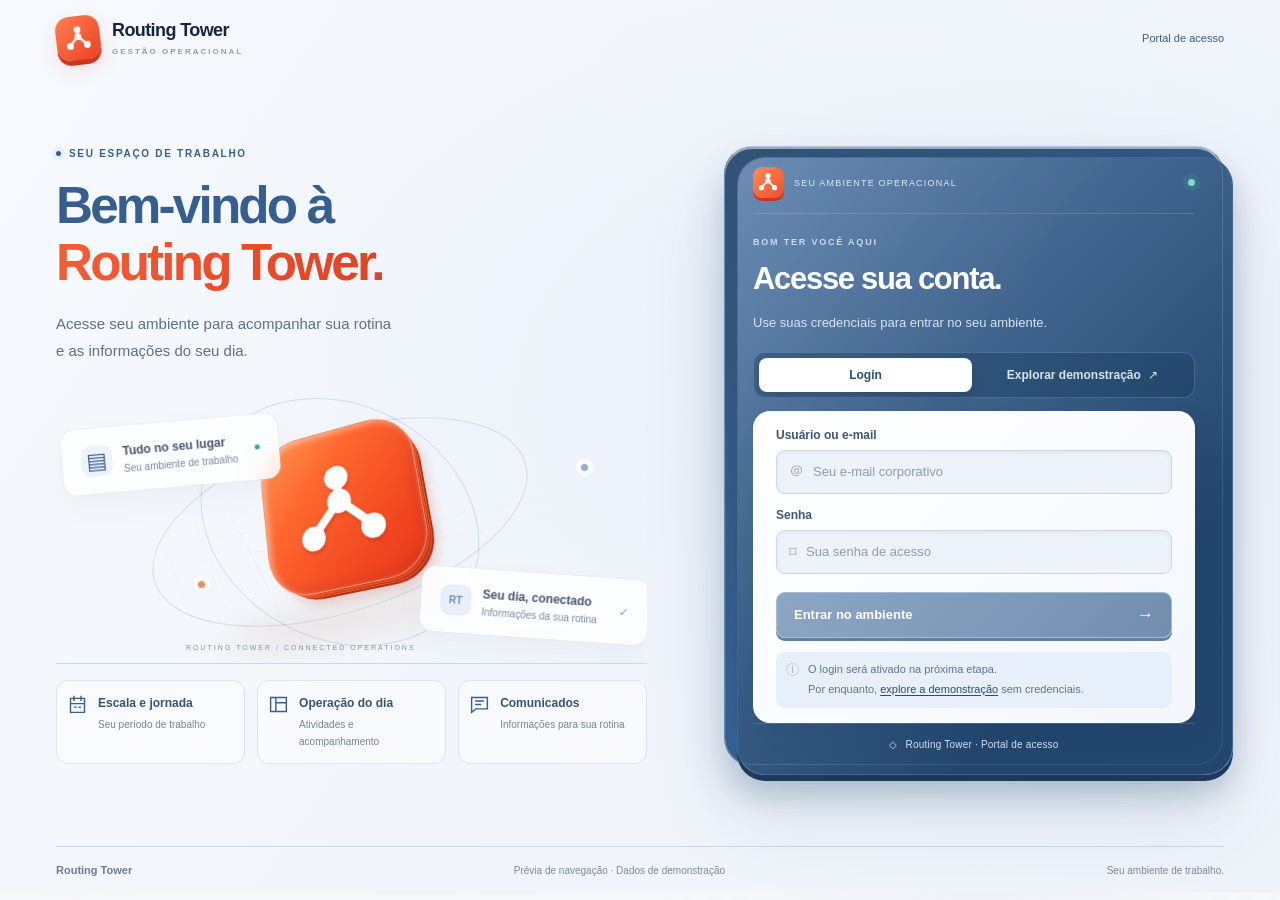
<file: index.html>
<!doctype html>
<html lang="pt-BR"><head><meta charset="utf-8"><meta name="viewport" content="width=device-width,initial-scale=1"><meta name="theme-color" content="#f7f8fa"><meta name="description" content="Acesse seu ambiente na Routing Tower."><title>Routing Tower · Bem-vindo</title><link rel="icon" href="./panels/icons/icon32.png"><link rel="stylesheet" href="./assets/landing.css?v=20261029a"></head>
<body class="welcome-page">
<div class="ambient ambient-orange" aria-hidden="true"></div><div class="ambient ambient-blue" aria-hidden="true"></div>
<header class="navigation"><a href="./index.html" class="identity" aria-label="Routing Tower, início"><span class="identity-mark"><svg viewBox="0 0 100 100" fill="none" aria-hidden="true"><path d="M50 30V45M50 45L26 70M50 45L74 70" stroke="currentColor" stroke-width="7" stroke-linecap="round" stroke-linejoin="round"/><circle cx="50" cy="26" r="10" fill="currentColor"/><circle cx="50" cy="46" r="10" fill="currentColor"/><circle cx="25" cy="72" r="10" fill="currentColor"/><circle cx="75" cy="72" r="10" fill="currentColor"/></svg></span><span>Routing Tower<small>GESTÃO OPERACIONAL</small></span></a><nav aria-label="Acesso ao portal"><span class="welcome-environment">Portal de acesso</span></nav></header>
<main>
<section class="hero-layout" id="plataforma">
<div class="story"><div class="eyebrow"><span></span> SEU ESPAÇO DE TRABALHO</div><h1>Bem-vindo à<br><em>Routing Tower.</em></h1><p class="intro">Acesse seu ambiente para acompanhar sua rotina<br>e as informações do seu dia.</p>
<div class="scene" id="brandScene" role="img" aria-label="Símbolo Routing Tower em três dimensões, conectando pessoas e operações">
<div class="scene-grid" aria-hidden="true"></div><div class="ground-shadow" aria-hidden="true"></div>
<div class="orbit orbit-one" aria-hidden="true"></div><div class="orbit orbit-two" aria-hidden="true"></div>
<div class="brand-float" aria-hidden="true"><div class="brand-object" id="brandObject"><div class="brand-back"></div><div class="brand-layer layer-one"></div><div class="brand-layer layer-two"></div><div class="brand-face"><svg viewBox="0 0 100 100" fill="none" aria-hidden="true"><path d="M50 30V45M50 45L26 70M50 45L74 70" stroke="currentColor" stroke-width="7" stroke-linecap="round" stroke-linejoin="round"/><circle cx="50" cy="26" r="10" fill="currentColor"/><circle cx="50" cy="46" r="10" fill="currentColor"/><circle cx="25" cy="72" r="10" fill="currentColor"/><circle cx="75" cy="72" r="10" fill="currentColor"/></svg><span class="brand-shine"></span></div></div></div>
<div class="float-label label-plan"><span class="chip-icon">▤</span><div><strong>Tudo no seu lugar</strong><small>Seu ambiente de trabalho</small></div><i></i></div>
<div class="float-label label-team"><span class="chip-avatar">RT</span><div><strong>Seu dia, conectado</strong><small>Informações da sua rotina</small></div><span class="chip-check">✓</span></div>
<span class="orbit-dot dot-one" aria-hidden="true"></span><span class="orbit-dot dot-two" aria-hidden="true"></span><span class="coordinate" aria-hidden="true">ROUTING TOWER / CONNECTED OPERATIONS</span>
</div>
<div class="welcome-context" aria-label="Informações do seu ambiente"><div><svg viewBox="0 0 24 24" fill="none" stroke="currentColor" stroke-width="1.6" aria-hidden="true"><path d="M4 5h16v16H4z M8 2v6 M16 2v6 M4 11h16 M8 15h3 M13 15h3"/></svg><span><strong>Escala e jornada</strong><small>Seu período de trabalho</small></span></div><div><svg viewBox="0 0 24 24" fill="none" stroke="currentColor" stroke-width="1.6" aria-hidden="true"><path d="M3 4h18v16H3z M9 4v16 M9 10h12"/></svg><span><strong>Operação do dia</strong><small>Atividades e acompanhamento</small></span></div><div><svg viewBox="0 0 24 24" fill="none" stroke="currentColor" stroke-width="1.6" aria-hidden="true"><path d="M3 4h18v13H8l-5 4z M7 8h10 M7 12h7"/></svg><span><strong>Comunicados</strong><small>Informações para sua rotina</small></span></div></div></div>
<aside class="access-card" id="acesso" aria-labelledby="accessTitle"><div class="card-topline"><span class="mini-mark"><svg viewBox="0 0 100 100" fill="none" aria-hidden="true"><path d="M50 30V45M50 45L26 70M50 45L74 70" stroke="currentColor" stroke-width="7" stroke-linecap="round" stroke-linejoin="round"/><circle cx="50" cy="26" r="10" fill="currentColor"/><circle cx="50" cy="46" r="10" fill="currentColor"/><circle cx="25" cy="72" r="10" fill="currentColor"/><circle cx="75" cy="72" r="10" fill="currentColor"/></svg></span><span>SEU AMBIENTE OPERACIONAL</span><span class="card-dot"></span></div><div class="access-heading"><span class="welcome-kicker">BOM TER VOCÊ AQUI</span><h2 id="accessTitle">Acesse sua conta.</h2><p>Use suas credenciais para entrar no seu ambiente.</p></div>
<div class="access-tabs" role="tablist" aria-label="Forma de acesso"><button id="loginTab" role="tab" aria-selected="true" aria-controls="loginPanel">Login</button><button id="demoTab" role="tab" aria-selected="false" aria-controls="demoPanel">Explorar demonstração <span>↗</span></button></div>
<section id="loginPanel" role="tabpanel" aria-labelledby="loginTab"><form id="accessForm"><label for="username">Usuário ou e-mail</label><div class="input-shell"><span aria-hidden="true">＠</span><input id="username" type="text" placeholder="Seu e-mail corporativo" autocomplete="off" disabled></div><label for="password">Senha</label><div class="input-shell"><span aria-hidden="true">⌑</span><input id="password" type="password" placeholder="Sua senha de acesso" autocomplete="off" disabled></div><button class="enter-button" type="submit" disabled>Entrar no ambiente <span>→</span></button></form><div class="preview-notice"><span aria-hidden="true">i</span><p>O login será ativado na próxima etapa.<br>Por enquanto, <button id="tryDemo">explore a demonstração</button> sem credenciais.</p></div></section>
<section id="demoPanel" role="tabpanel" aria-labelledby="demoTab" hidden><form id="loginForm"><label for="demoRole">Como você quer explorar?</label><div class="select-shell"><select id="demoRole" name="role"><option value="supervisor">Supervisor</option><option value="analista">Analista</option><option value="analista_senior">Analista de apoio</option><option value="coordenador">Coordenador</option><option value="gerente">Gerente</option></select><span>⌄</span></div><div class="profile-preview"><span id="profileIcon">◈</span><div><strong id="profileName">Ambiente de demonstração</strong><p id="profileDescription">Navegue pelo painel com dados fictícios.</p></div></div><button id="submitLogin" class="enter-button" type="submit">Explorar ambiente <span>→</span></button></form><div class="preview-notice"><span aria-hidden="true">i</span><p>Dados fictícios para testar a navegação.<br>Nenhuma ação altera a operação real.</p></div></section>
<div class="access-bottom"><span class="lock-icon" aria-hidden="true">◇</span> Routing Tower · Portal de acesso</div></aside>
</section>

</main><footer><span class="footer-brand">Routing Tower</span><span>Prévia de navegação · Dados de demonstração</span><span>Seu ambiente de trabalho.</span></footer><script src="./assets/portal.js?v=20261029a" defer></script></body></html>
</file>
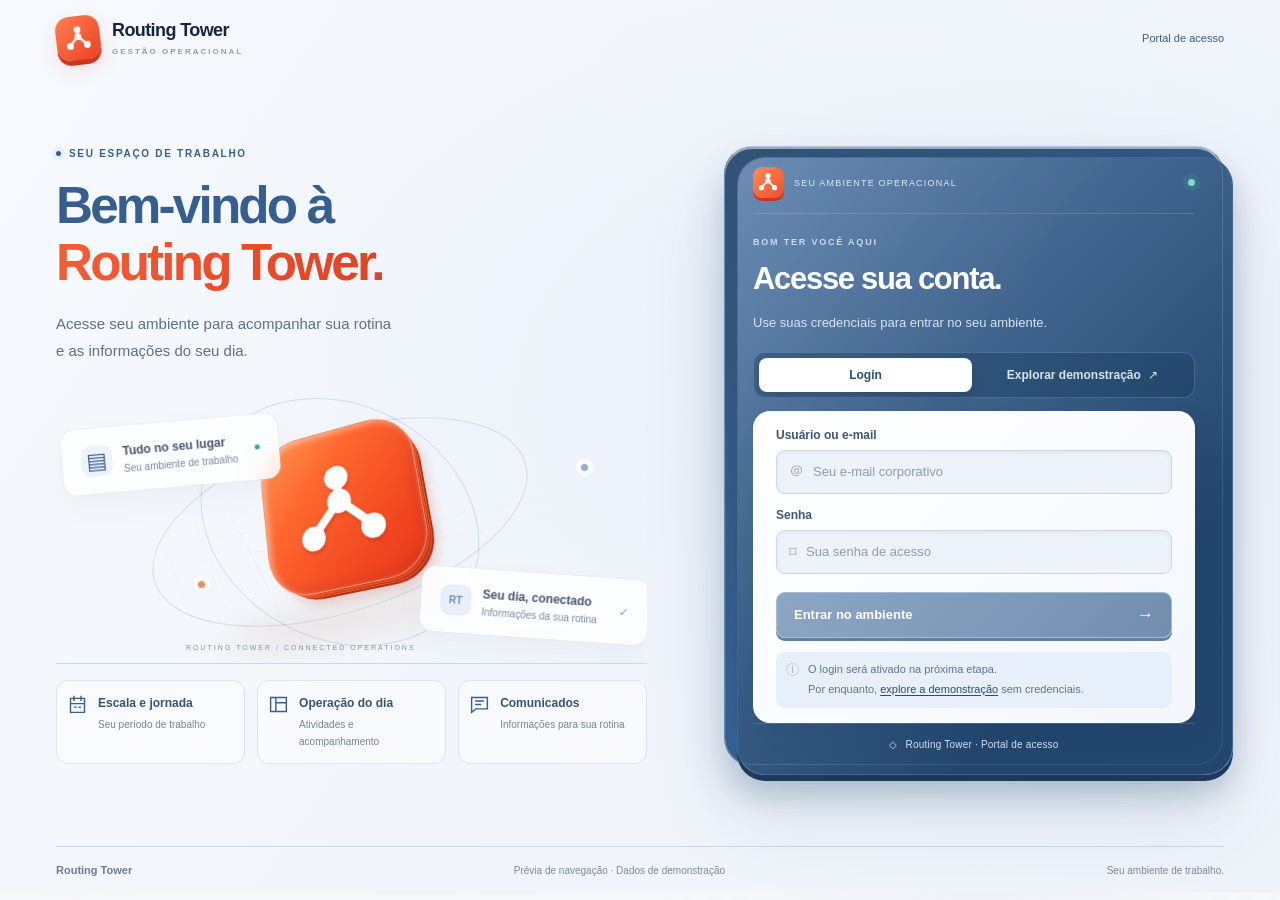
<file: ambiente.html>
<!doctype html><html lang="pt-BR"><head><meta charset="utf-8"><meta name="viewport" content="width=device-width,initial-scale=1"><title>Meu ambiente · Routing Tower</title><link rel="stylesheet" href="./assets/portal.css"><link rel="stylesheet" href="./assets/demo.css?v=20261029a"></head><body class="workspace-body"><header class="workspace-header"><a class="brand" href="./index.html"><span class="brand-symbol">RT</span><span>Routing Tower<small>Meu ambiente</small></span></a><nav id="areaNavigation" class="area-navigation" aria-label="Áreas autorizadas"></nav><div class="user-menu"><div><strong id="userName">Conectando…</strong><small id="userRole"></small></div><select id="profileSwitcher" aria-label="Trocar perfil de demonstração"><option value="supervisor">Supervisor</option><option value="analista">Analista</option><option value="analista_senior">Analista de apoio</option><option value="coordenador">Coordenador</option><option value="gerente">Gerente</option></select><button class="button outline" id="logout">Sair ↗</button></div></header><div class="workspace-status"><span><i class="live-dot"></i><span id="areaDescription">Conferindo seu acesso…</span></span><span id="permissionLabel"></span></div><main class="workspace-main"><div id="workspaceError" class="workspace-error" role="alert" hidden></div><iframe id="panelFrame" title="Painel autorizado" referrerpolicy="same-origin" hidden></iframe><div id="workspaceLoading" class="workspace-loading"><span class="loading-ring"></span><h1>Preparando seu ambiente</h1><p>Carregando as áreas disponíveis para o seu perfil.</p></div></main><script src="./assets/workspace.js?v=20261029a" defer></script></body></html>
</file>
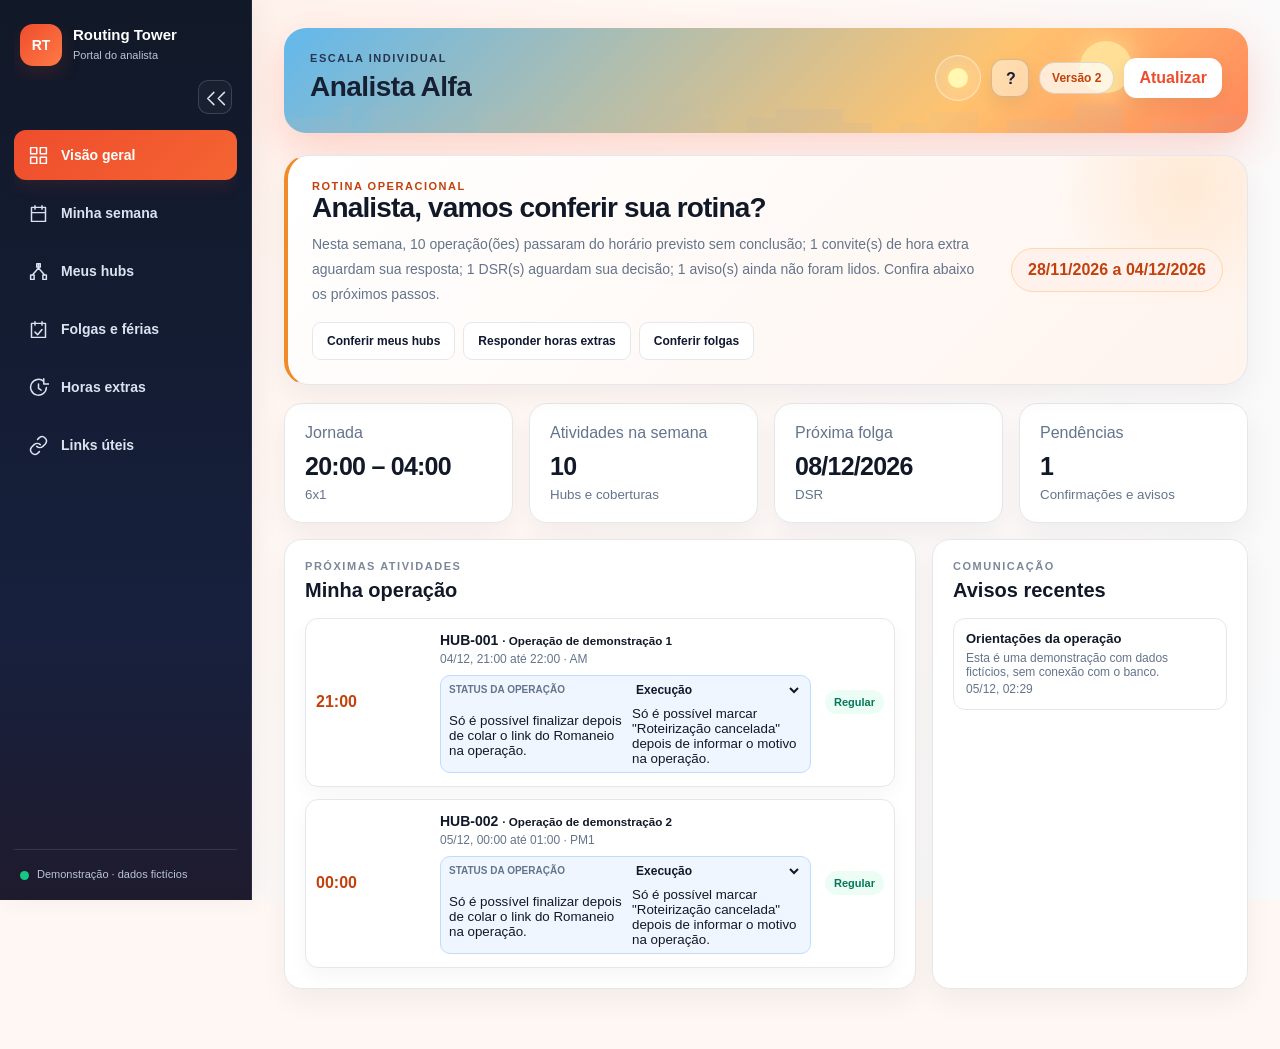
<file: panels/analista.html>
<!doctype html>
<html lang="pt-BR">
<head>
  <meta name="routing-tower-build" content="1.8.4">
  <meta charset="utf-8">
  <meta name="viewport" content="width=device-width,initial-scale=1">
  <meta name="theme-color" content="#101827">
  <title>Minha Escala | Routing Tower</title>
  <link rel="stylesheet" href="./style.css">
  <link rel="stylesheet" href="./portal_forms.css">
  <link rel="stylesheet" href="./smart_motion.css">
<link rel="stylesheet" href="../assets/demo.css"><link rel="stylesheet" href="../assets/navigation-shell.css?v=20261029a"><link rel="stylesheet" href="../assets/operation-brief.css?v=20261029a"></head>
<body>
  <div class="app-shell">
    <aside class="sidebar">
      <div class="brand"><span class="brand-mark">RT</span><div><strong>Routing Tower</strong><small>Portal do analista</small></div></div>
      <nav>
        <button class="nav-item active" data-view="home">Visão geral</button>
        <button class="nav-item" data-view="week">Minha semana</button>
        <button class="nav-item" data-view="hubs">Meus hubs</button>
        <button class="nav-item" data-view="timeoff">Folgas e férias</button>
        <button class="nav-item" data-view="overtime">Horas extras</button>
        <button class="nav-item" data-view="links">Links úteis</button>
      </nav>
      <div class="sidebar-footer"><span id="connection-dot"></span><span id="connection-text">Conectando…</span><small id="panel-version" class="panel-version"></small></div>
    </aside>

    <main>
      <!-- 04/10/2026: mesmo visual do painel do supervisor (céu/cidade animados e tema claro/escuro). -->
      <header class="topbar">
        <div class="city-scene" aria-hidden="true"><div class="stars"></div><div class="sky-orb"></div><div class="city"></div></div>
        <div class="topbar-title"><p class="eyebrow">ESCALA INDIVIDUAL</p><h1 id="analyst-name">Carregando…</h1></div>
        <div class="topbar-actions">
          <button type="button" class="theme-toggle" id="theme-btn" aria-label="Ativar tema escuro" title="Alternar dia e noite"><span class="theme-orbit"><span class="theme-sun"></span><span class="theme-moon"></span></span></button>
          <button type="button" id="glossary-btn" class="glossary-btn" title="Como usar esta tela e o que significa cada termo" aria-label="Como usar esta tela e o que significa cada termo">?</button>
          <div id="schedule-type-tabs" class="schedule-type-tabs" hidden>
            <button type="button" class="schedule-type-tab active" data-schedule-type="fixed">Escala semanal</button>
            <button type="button" class="schedule-type-tab" data-schedule-type="weekend">Fim de semana</button>
          </div>
          <span class="version" id="version-badge">Sem publicação</span><button id="update-portal-btn" title="Baixar a versão mais recente das telas">Atualizar telas</button><button id="export-update-btn">Exportar atualização</button><button id="refresh-btn">Atualizar</button>
        </div>
      </header>

      <section id="alert-area"></section>

      <section class="view active" id="view-home">
        <article class="portal-hero">
          <div>
            <p class="eyebrow">ROTINA OPERACIONAL</p>
            <h2>Seu painel da semana</h2>
            <p id="smart-message">Estou organizando sua rotina e destacando o que precisa de atenção.</p>
          </div>
          <div class="hero-pill"><span id="hero-period">Semana atual</span></div>
        </article>
        <section class="action-card" id="action-card" hidden></section>
        <div class="metric-grid">
          <article class="metric"><span>Jornada</span><strong id="shift-value">—</strong><small id="schedule-pattern">—</small></article>
          <article class="metric"><span>Atividades na semana</span><strong id="assignment-count">0</strong><small>Hubs e coberturas</small></article>
          <article class="metric"><span>Próxima folga</span><strong id="next-timeoff">—</strong><small id="next-timeoff-type">Sem evento</small></article>
          <article class="metric"><span>Pendências</span><strong id="pending-count">0</strong><small>Confirmações e avisos</small></article>
        </div>
        <div class="content-grid">
          <article class="panel span-2"><div class="panel-head"><div><p class="eyebrow">PRÓXIMAS ATIVIDADES</p><h2>Minha operação</h2></div></div><div id="upcoming-list" class="timeline-list"></div></article>
          <article class="panel"><div class="panel-head"><div><p class="eyebrow">COMUNICAÇÃO</p><h2>Avisos recentes</h2></div></div><div id="notification-list" class="notification-list"></div></article>
        </div>
      </section>

      <section class="view" id="view-week">
        <article class="panel"><div class="panel-head"><div><p class="eyebrow">PLANEJAMENTO PUBLICADO</p><h2>Minha semana</h2></div><div class="week-head-actions"><div id="week-switch" class="week-switch" hidden><button type="button" class="week-switch-btn active" data-week-offset="0">Semana atual</button><button type="button" class="week-switch-btn" data-week-offset="1">Próxima semana</button></div><span id="period-label"></span></div></div><div id="week-grid" class="week-grid"></div></article>
      </section>

      <section class="view" id="view-hubs">
        <article class="panel"><div class="panel-head"><div><p class="eyebrow">BASE OPERACIONAL</p><h2>Hubs e particularidades</h2></div></div><div id="hub-grid" class="hub-grid"></div></article>
      </section>

      <section class="view" id="view-timeoff">
        <article class="panel"><div class="panel-head"><div><p class="eyebrow">AUSÊNCIAS PROGRAMADAS</p><h2>Folgas, DSR, compensatórias e férias</h2></div><span id="timeoff-period"></span></div><div id="timeoff-list" class="table-list"></div></article>
      </section>

      <section class="view" id="view-overtime">
        <article class="panel"><div class="panel-head"><div><p class="eyebrow">FIM DE SEMANA E EXCEDENTES</p><h2>Solicitações de hora extra</h2></div><span id="overtime-history-toggle"></span></div><div id="overtime-list" class="table-list"></div></article>
      </section>

      <section class="view" id="view-links">
        <article class="panel"><div class="panel-head"><div><p class="eyebrow">CADASTRADO PELO SUPERVISOR</p><h2>Links úteis</h2></div></div><div id="useful-links-list" class="table-list"></div></article>
      </section>
    </main>
  </div>

  <dialog id="hub-dialog" class="hub-detail-dialog">
    <form method="dialog" class="hub-dialog-shell">
      <div class="hub-dialog-toolbar">
        <div><span>Routing Tower</span><strong id="hub-dialog-title">Detalhes da operação</strong></div>
        <button type="button" class="dialog-help" id="hub-dialog-help" aria-label="Como usar esta janela" title="Como usar esta janela">?</button>
        <button class="dialog-close" aria-label="Fechar detalhes" title="Fechar">×</button>
      </div>
      <div id="hub-dialog-content" class="hub-dialog-scroll"></div>
    </form>
  </dialog>
  <!-- 04/10/2026: "Como usar esta tela" (o "?" do topo e o "?" da janela da operação). -->
  <dialog id="help-dialog" class="hub-detail-dialog">
    <form method="dialog" class="hub-dialog-shell">
      <div class="hub-dialog-toolbar">
        <div><span>Routing Tower</span><strong id="help-dialog-title">Como usar</strong></div>
        <button class="dialog-close" aria-label="Fechar ajuda" title="Fechar">×</button>
      </div>
      <div id="help-dialog-content" class="hub-dialog-scroll"></div>
    </form>
  </dialog>
  <div id="toast" class="toast"></div>
  
  
  
<script src="../assets/legacy-demo-data.js?v=20261029a"></script><script src="../assets/legacy-analista.js?v=20261029a"></script><script src="../assets/legacy-navigation.js?v=20261029a"></script><script src="../assets/navigation-shell.js?v=20261029a"></script></body>
</html>
</file>
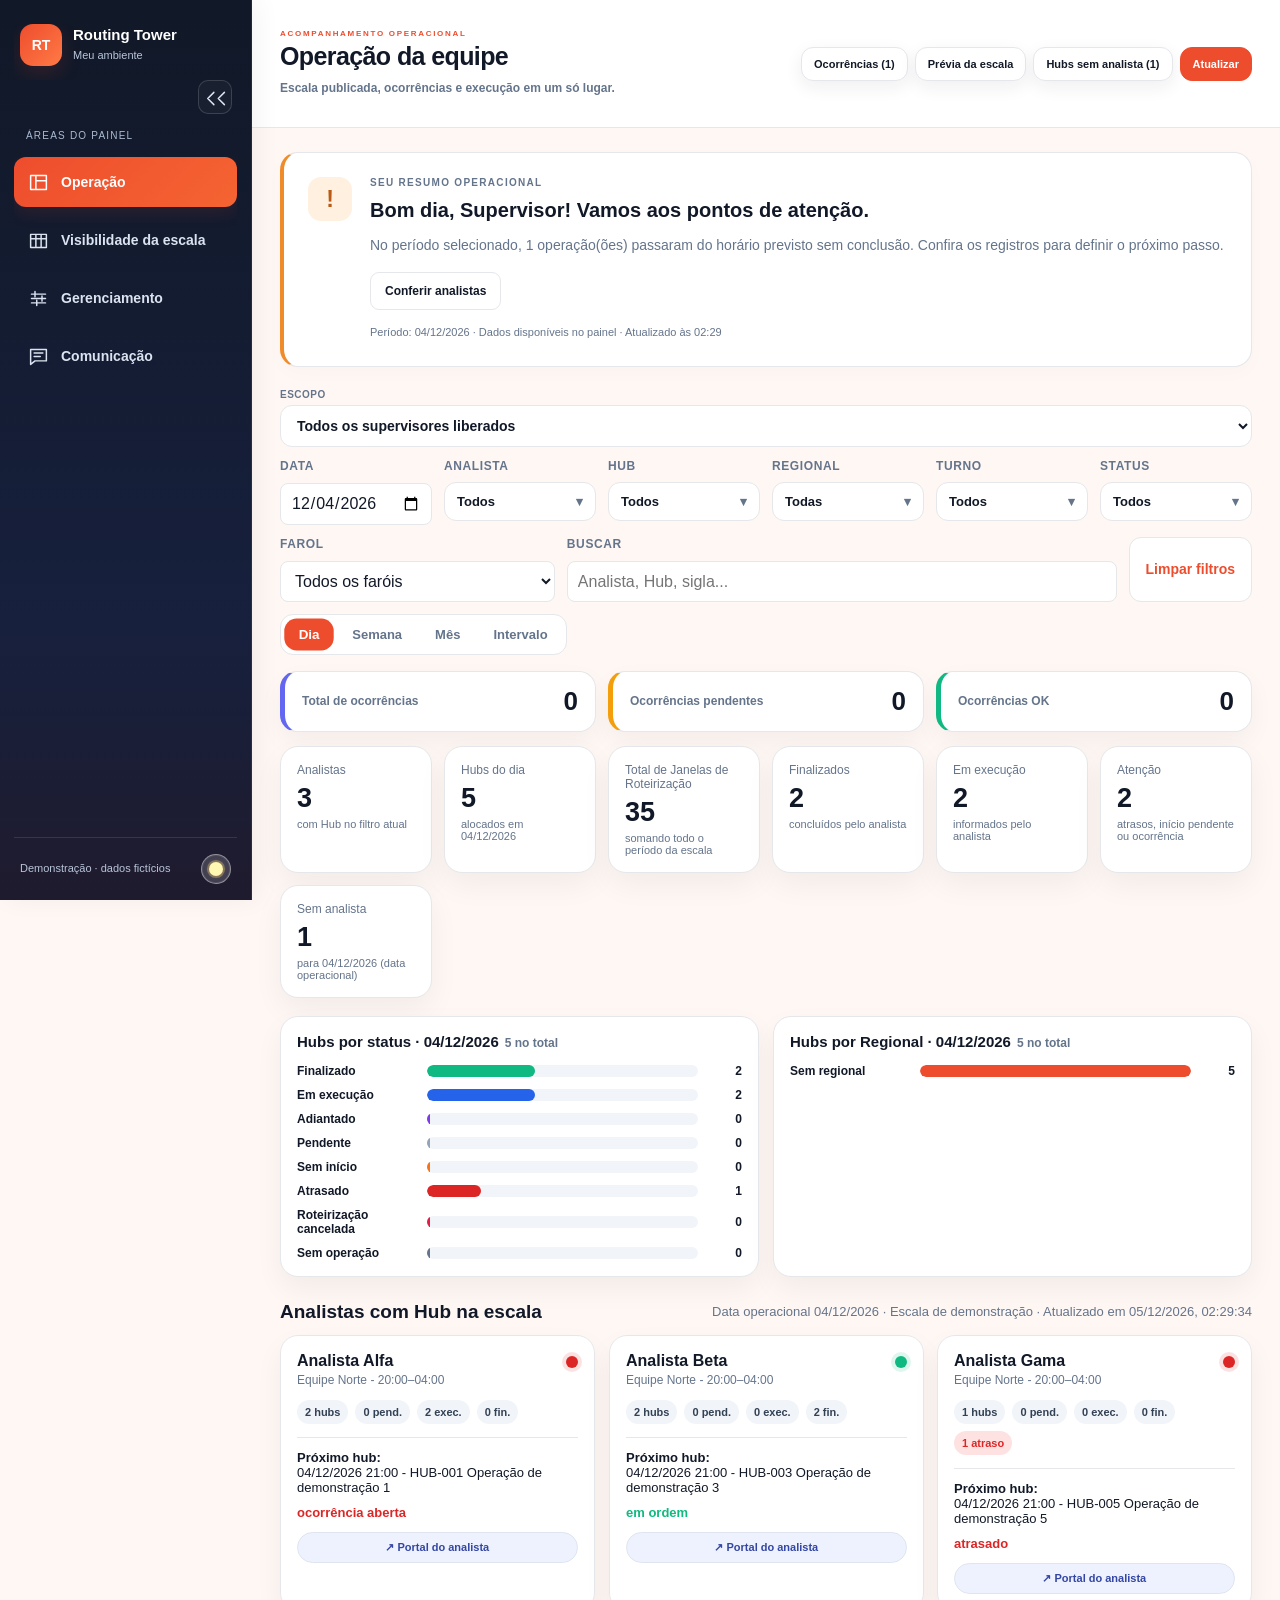
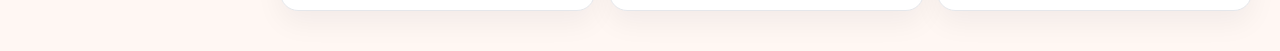
<file: panels/supervisor.html>
<!doctype html>
<html lang="pt-BR">
<head>
  <meta name="routing-tower-build" content="1.8.4">
  <meta charset="utf-8" />
  <meta name="viewport" content="width=device-width, initial-scale=1" />
  <title>Painel do supervisor | Routing Tower</title>
  <link rel="stylesheet" href="./supervisor.css">
  <link rel="stylesheet" href="./supervisor-navbar.css">
<link rel="stylesheet" href="../assets/demo.css"><link rel="stylesheet" href="../assets/team-layout.css?v=20261029a"><link rel="stylesheet" href="../assets/navigation-shell.css?v=20261029a"><link rel="stylesheet" href="../assets/operation-brief.css?v=20261029a"></head>
<body>
<aside class="portal-navbar portal-sidebar" aria-label="Navegação do painel"><a class="portal-brand" href="#operationView" aria-label="Routing Tower, operação"><span class="portal-brand-mark">RT</span><span><strong>Routing Tower</strong><small>Meu ambiente</small></span></a><span class="sidebar-section-label">ÁREAS DO PAINEL</span><div class="portal-navigation" id="supervisorNavigation"><nav class="view-tabs" aria-label="Áreas do painel"><button type="button" class="tab-button active" data-view="operationView" aria-current="page"><span class="nav-symbol" aria-hidden="true">◫</span><span class="nav-label">Operação</span></button><button type="button" class="tab-button" data-view="visibilidadeView"><span class="nav-symbol" aria-hidden="true">▦</span><span class="nav-label">Visibilidade da escala</span></button><button type="button" class="tab-button" data-view="gerenciamentoView"><span class="nav-symbol" aria-hidden="true">⚙</span><span class="nav-label">Gerenciamento</span></button><button type="button" class="tab-button" data-view="communicationView"><span class="nav-symbol" aria-hidden="true">☷</span><span class="nav-label">Comunicação</span></button></nav></div><div class="sidebar-footer"><span>Demonstração · dados fictícios</span><button type="button" class="theme-toggle" id="themeBtn" aria-label="Alternar tema claro e escuro" title="Alternar tema"><span class="theme-orbit"><span class="theme-sun"></span><span class="theme-moon"></span></span></button></div></aside><button class="sidebar-overlay" id="sidebarOverlay" aria-label="Fechar navegação" hidden></button>
  <header class="hero portal-page-heading">
    <button class="portal-menu-toggle" type="button" aria-controls="supervisorNavigation" aria-expanded="false" aria-label="Abrir navegação">☰ <span>Menu</span></button>
    <div class="portal-page-title"><div><p class="portal-eyebrow">ACOMPANHAMENTO OPERACIONAL</p><h1 id="portalPageTitle">Operação da equipe</h1><p class="sub">Escala publicada, ocorrências e execução em um só lugar.</p></div></div>
    <div class="actions portal-actionbar">
        <button type="button" class="ghost" id="occurrencesBtn" title="Ocorrências abertas">Ocorrências (<span id="occurrencesBadge">0</span>)</button>
        <button type="button" class="ghost" id="previewBtn" title="Gantt da escala publicada">Prévia da escala</button>
        <button type="button" class="ghost" id="unassignedBtn" title="Hubs sem analista na data operacional">Hubs sem analista (<span id="unassignedBadge">0</span>)</button>
        <button type="button" class="primary" id="refreshBtn" title="Atualizar painel">Atualizar</button></div>
  </header>
  <main>
    <div class="error" id="error"></div>

    <section class="portal-view active" id="operationView">
      <section class="operation-brief" id="operationBrief" aria-label="Resumo da operação">
        <span class="brief-icon" aria-hidden="true">!</span><div class="brief-content"><p class="brief-eyebrow">SEU RESUMO OPERACIONAL</p><h2 id="welcomeTitle">Vamos acompanhar sua operação.</h2><p id="welcomeText" role="status">Carregando os pontos de atenção…</p><div id="welcomeActions" class="brief-actions"></div><small id="welcomeScope"></small></div>
      </section>
      <section class="filters-card">
        <div id="scopeLabel" class="scope-chip">Escopo autorizado</div>
        <div class="filters-bar" id="filtersBar"></div>
      </section>
      <section class="date-modes" aria-label="Período do painel">
        <button type="button" class="date-mode active" data-period-mode="day">Dia</button>
        <button type="button" class="date-mode" data-period-mode="week">Semana</button>
        <button type="button" class="date-mode" data-period-mode="month">Mês</button>
        <button type="button" class="date-mode" data-period-mode="range">Intervalo</button>
      </section>
      <section class="occurrence-counters" id="occurrenceCounters" aria-label="Resumo de ocorrências">
        <button type="button" class="occurrence-counter total" data-occurrence-filter="all"><span>Total de ocorrências</span><strong id="occurrenceTotal">0</strong></button>
        <button type="button" class="occurrence-counter pending" data-occurrence-filter="pending"><span>Ocorrências pendentes</span><strong id="occurrencePending">0</strong></button>
        <button type="button" class="occurrence-counter ok-count" data-occurrence-filter="approved"><span>Ocorrências OK</span><strong id="occurrenceApproved">0</strong></button>
      </section>
      <section class="metrics" id="metrics"></section>
      <section class="charts" id="charts"></section>
      <div class="section-title">
        <h2>Analistas com Hub na escala</h2>
        <span class="subtitle"><span id="subtitle"></span> · <span id="generated"></span></span>
      </div>
      <section class="grid analysts" id="analysts"></section>
    </section>
    <section class="portal-view" id="dashboardsView" hidden inert aria-hidden="true">
      <div class="page-heading mgr-head">
        <div><h2>Dashboard Gerencial</h2><p class="subtitle" id="mgrSubtitle">Resumo do período com os filtros da aba Operação.</p></div>
        <div class="mgr-actions">
          <section class="date-modes" aria-label="Período do dashboard">
            <button type="button" class="date-mode active" data-period-mode="day">Dia</button>
            <button type="button" class="date-mode" data-period-mode="week">Semana</button>
            <button type="button" class="date-mode" data-period-mode="month">Mês</button>
            <button type="button" class="date-mode" data-period-mode="range">Intervalo</button>
          </section>
          <button type="button" class="ghost-button" id="mgrPdf" title="Abre a impressão do Chrome: escolha Salvar como PDF">Exportar PDF</button>
        </div>
      </div>
      <div class="mgr-dashboard" id="mgrDashboard"></div>
      <h3 class="mgr-title">Atalhos</h3>
      <div class="dashboard-grid" id="dashboardLinks"></div>
      <div class="dashboard-frame-wrap" id="dashboardFrameWrap" hidden><div class="frame-toolbar"><strong id="dashboardFrameTitle"></strong><a class="link-button" id="dashboardExternal" target="_blank" rel="noopener">Abrir em nova aba</a></div><iframe id="dashboardFrame" title="Dashboard gerencial"></iframe></div>
    </section>
<section class="portal-view" id="communicationView" aria-label="Comunicação"><div class="communication-heading"><p>Agenda, materiais de apoio e orientações em um só lugar.</p></div><div class="communication-grid"><article class="communication-card"><span class="communication-icon" aria-hidden="true">▦</span><h3>Agenda</h3><p>Consulte reuniões, treinamentos e compromissos da equipe.</p><button type="button" id="eventsBtn">Abrir agenda <span aria-hidden="true">↗</span></button></article><article class="communication-card"><span class="communication-icon" aria-hidden="true">↗</span><h3>Links úteis</h3><p>Encontre materiais e contatos de apoio da operação.</p><button type="button" id="linksBtn">Consultar links <span aria-hidden="true">↗</span></button></article><article class="communication-card"><span class="communication-icon" aria-hidden="true">?</span><h3>O que significa</h3><p>Entenda os termos e saiba como usar as informações do painel.</p><button type="button" id="glossaryBtn">Ver orientações <span aria-hidden="true">↗</span></button></article></div></section>
    <!-- 08/10/2026: projeto Visibilidade Schedule (planilha Gestão T3), montado pelo supervisor.js numa caixa isolada. -->
    <section class="portal-view" id="visibilidadeView" aria-label="Visibilidade Schedule"></section>
    <!-- 08/10/2026: Gerenciamento (ESBOÇO), montado pelo supervisor.js (mgmtStart). -->
    <section class="portal-view" id="gerenciamentoView" aria-label="Gerenciamento"></section>
  </main>
  <dialog id="details"><div class="modal" id="detailsBody"></div></dialog>
  <dialog id="unassigned"><div class="modal" id="unassignedBody"></div></dialog>
  <dialog id="occurrencesDialog"><div class="modal" id="occurrencesBody"></div></dialog>
  <dialog id="eventsDialog"><div class="modal" id="eventsBody"></div></dialog>
  <dialog id="substDialog"><div class="modal" id="substBody"></div></dialog>
  <dialog id="emergencyDialog"><div class="modal" id="emergencyBody"></div></dialog>
  <dialog id="linksDialog"><div class="modal" id="linksBody"></div></dialog>
  <dialog id="glossaryDialog"><div class="modal" id="glossaryBody"></div></dialog>
  <dialog id="ganttDialog" class="gantt-screen"><div class="modal" id="ganttBody"></div></dialog>
<div hidden aria-hidden="true"><button type="button" id="helpBtn"></button><button type="button" id="updatePortalBtn"></button><button type="button" id="substitutesBtn"></button><button type="button" id="emergencyBtn"></button><button type="button" id="moreBtn"></button><button type="button" id="fab"></button><button type="button" id="fabPdf"></button><button type="button" id="fabToday"></button><button type="button" id="fabRefresh"></button><div id="morePanel" hidden></div><div id="fabMenu" hidden></div></div><script src="../assets/legacy-demo-data.js?v=20261029a"></script><script src="../assets/legacy-supervisor.js?v=20261029a"></script><script src="../assets/legacy-navigation.js?v=20261029a"></script><script src="../assets/navigation-shell.js?v=20261029a"></script></body>
</html>
</file>
<file: assets/landing.css>
@charset "UTF-8";
:root{--ink:#182336;--muted:#7a8494;--orange:#ef4d2b;--line:#e6eaf0;--paper:#f7f8fa;font-family:"Segoe UI",Arial,sans-serif;color:var(--ink);background:var(--paper);font-synthesis:none}*{box-sizing:border-box}html{scroll-behavior:smooth;scroll-padding-top:100px}body{margin:0;overflow-x:hidden}button,input,select{font:inherit}button,a{-webkit-tap-highlight-color:transparent}button{cursor:pointer}a{color:inherit;text-decoration:none}button:disabled{cursor:not-allowed}button:focus-visible,a:focus-visible,select:focus-visible,input:focus-visible{outline:3px solid #648de1;outline-offset:5px}[hidden]{display:none!important}.ambient{position:absolute;pointer-events:none;z-index:-1;width:700px;height:700px;border-radius:50%;filter:blur(65px);opacity:.55}.ambient-orange{top:140px;left:-330px;background:radial-gradient(circle,#ffe5d3,transparent 67%)}.ambient-blue{right:0;top:310px;background:radial-gradient(circle,#dde7fa,transparent 65%);width:600px}.navigation{height:100px;max-width:1480px;margin:auto;padding:0 65px;display:flex;align-items:center;justify-content:space-between;gap:25px;position:relative;z-index:10}.identity{display:flex;align-items:center;gap:12px;font-size:18px;font-weight:750;letter-spacing:-.6px}.identity-mark{display:grid;place-items:center;width:44px;height:44px;border-radius:14px;color:#fff;background:linear-gradient(140deg,#ff8050,#ec4025);box-shadow:0 5px 0 #c93720,0 9px 20px #ef4d2b24;transform:rotate(-7deg)}.identity-mark svg{width:34px;height:34px}.identity small{display:block;font-size:8px;letter-spacing:2px;font-weight:600;color:#949cab;margin-top:6px}.navigation nav{display:flex;align-items:center;gap:31px}.navigation nav>a{font-size:12px;color:#738094;transition:color .2s}.navigation nav>a:hover{color:var(--orange)}.nav-access{display:flex;gap:23px;align-items:center;background:var(--ink);color:white;border:0;border-radius:10px;padding:14px 19px;font-size:11px;font-weight:650;transition:transform .25s,box-shadow .25s}.nav-access:hover{transform:translateY(-3px);box-shadow:0 8px 25px #18233625}.hero-layout{display:grid;grid-template-columns:minmax(0,1fr) 410px;gap:65px;max-width:1350px;padding:48px 65px 64px;margin:auto;align-items:center}.story{min-width:0;position:relative}.eyebrow{font-size:8px;letter-spacing:1.8px;font-weight:750;color:#8f98a7;display:flex;align-items:center;gap:8px}.eyebrow>span{width:5px;height:5px;border-radius:50%;background:var(--orange);box-shadow:0 0 0 4px #ef4d2b0c}h1{font-size:clamp(40px,4.2vw,63px);line-height:1.08;letter-spacing:-3px;font-weight:700;margin:25px 0 21px}h1 em{font-style:normal;background:linear-gradient(100deg,#f65732 10%,#e54b37 70%,#d4775d);color:transparent;background-clip:text}.intro{font-size:13px;line-height:1.9;color:var(--muted);margin:0;max-width:410px}.scene{height:305px;position:relative;max-width:620px;margin:0 -15px 0 -30px;perspective:1000px;isolation:isolate}.scene-grid{position:absolute;inset:10px 0 -20px;background-image:linear-gradient(#a7b0c41a 1px,transparent 1px),linear-gradient(90deg,#a7b0c41a 1px,transparent 1px);background-size:38px 38px;transform:rotateX(60deg) rotateZ(-20deg);mask-image:radial-gradient(ellipse,black 10%,transparent 63%);z-index:-1}.ground-shadow{position:absolute;width:200px;height:28px;top:232px;left:48%;transform:translateX(-50%) rotate(-12deg);background:#b8754d2e;filter:blur(17px);border-radius:50%;animation:shadow-breathe 7s ease-in-out infinite}.brand-float{position:absolute;top:58px;left:48%;width:158px;height:158px;transform:translateX(-50%);animation:levitate 7s ease-in-out infinite;perspective:700px}.brand-object{position:relative;width:100%;height:100%;transform-style:preserve-3d;transform:rotateX(16deg) rotateY(-20deg) rotateZ(-8deg);will-change:transform}.brand-face,.brand-back,.brand-layer{position:absolute;inset:0;border-radius:37px;backface-visibility:visible}.brand-back{background:#b93016;transform:translateZ(-29px);box-shadow:3px 6px 12px #be361832}.brand-layer{background:linear-gradient(120deg,#ec5a28,#b62e16);border:1px solid #eb5e2c;transform:translateZ(-20px)}.layer-two{transform:translateZ(-10px);background:linear-gradient(140deg,#ff7c39,#d23718)}.brand-face{display:grid;place-items:center;color:white;background:linear-gradient(135deg,#ff9853 0%,#ff682f 33%,#f14720 75%,#e6381a);border:1px solid #ffc49c99;box-shadow:inset 3px 3px 7px #fff7, inset -4px -5px 9px #b52b2640;transform:translateZ(1px);overflow:hidden}.brand-face svg{width:120px;height:120px;filter:drop-shadow(1px 4px 1px #bd351d55);transform:translateZ(7px)}.brand-shine{position:absolute;inset:-90%;background:linear-gradient(110deg,transparent 43%,#ffffff38 50%,transparent 57%);transform:translateX(-60%);animation:shine 10s ease-in-out infinite;pointer-events:none}.orbit{position:absolute;left:48%;top:148px;width:370px;height:155px;border:1px solid #b3bed14f;border-radius:50%;transform:translate(-50%,-50%) rotate(-18deg);z-index:-1}.orbit-two{width:280px;height:230px;transform:translate(-50%,-50%) rotate(28deg);border-color:#e3ba9c52}.float-label{display:flex;align-items:center;gap:11px;position:absolute;background:#ffffffcf;backdrop-filter:blur(12px);padding:13px 16px;border:1px solid #fff;border-radius:13px;box-shadow:0 12px 30px #3341550b,0 0 0 1px #dce2ed40;animation:drift 8s ease-in-out infinite;white-space:nowrap;z-index:2}.float-label strong{font-size:10px;display:block;color:#45536a;font-weight:650}.float-label small{font-size:8px;color:#a1a9b6;display:block;margin-top:5px}.label-plan{left:9%;top:72px;transform:rotate(-5deg);animation-delay:-2s}.label-team{right:-2%;top:194px;transform:rotate(4deg);animation-delay:-5s}.chip-icon,.chip-avatar{display:grid;place-items:center;width:31px;height:31px;border-radius:9px;background:#fff1e9;color:#ee6b45;font-size:22px}.chip-avatar{background:#e9effa;color:#748ab3;font-size:10px;font-weight:700}.float-label i{width:5px;height:5px;background:#24b18d;border-radius:50%;margin-left:6px}.chip-check{color:#70ab92;margin-left:10px;font-size:12px}.orbit-dot{position:absolute;width:7px;height:7px;border-radius:50%;box-shadow:0 0 0 5px #fff9;animation:dot-glow 4s ease-in-out infinite}.dot-one{left:24%;top:208px;background:#ef8c66}.dot-two{right:10%;top:91px;background:#9baed1;animation-delay:-2s}.coordinate{position:absolute;bottom:5px;left:34%;font-size:6px;color:#acb5c3;letter-spacing:2px}.story-footer{display:flex;gap:13px;align-items:center;border-top:1px solid #e3e7ed;padding-top:20px;margin-top:13px}.story-footer p{font-size:9px;color:#98a1af;line-height:1.7;margin:0}.story-footer strong{display:block;font-size:10px;font-weight:500;color:#6d788a}.story-footer>a{margin-left:auto;border:1px solid #e0e4eb;border-radius:50%;width:30px;height:30px;display:grid;place-items:center;color:#8a96a8}.connected-dots{display:flex;margin-right:5px}.connected-dots i{display:block;width:23px;height:23px;border-radius:50%;background:#b8c8df;border:3px solid var(--paper);margin-left:-6px}.connected-dots i:nth-child(2){background:#eebba7}.connected-dots i:nth-child(3){background:#a8c8b9}.access-card{position:relative;isolation:isolate;background:#ffffffdb;backdrop-filter:blur(16px);border:1px solid #fff;border-radius:24px;padding:25px 28px 0;box-shadow:0 30px 70px #253b650a,0 4px 14px #253b6504;animation:card-appear .8s cubic-bezier(.2,.8,.2,1) both;scroll-margin-top:30px}.access-card::before{content:"";position:absolute;inset:-1px;border:1px solid #dde3ec80;border-radius:24px;pointer-events:none}.card-topline{display:flex;align-items:center;gap:10px;padding-bottom:22px;border-bottom:1px solid #eef0f4;color:#9ca5b2;font-size:7px;letter-spacing:1.6px}.mini-mark{width:26px;height:26px;color:#55647b;background:#f0f3f8;border-radius:8px}.mini-mark svg{width:26px;height:26px}.card-dot{width:5px;height:5px;background:#23ac90;border-radius:50%;margin-left:auto}.access-heading{padding:26px 0 18px}.welcome-kicker{color:#ed694b;letter-spacing:1.8px;font-size:7px;font-weight:750}.access-heading h2{font-size:32px;line-height:1.2;letter-spacing:-1.2px;font-weight:650;margin:12px 0}.access-heading>p{font-size:11px;line-height:1.8;color:#98a1ae;max-width:270px}.access-tabs{display:flex;background:#f3f5f8;padding:4px;border-radius:9px;margin:0 0 23px;gap:4px}.access-tabs button{border:0;padding:10px 8px;background:transparent;flex:1;white-space:nowrap;color:#9ba5b3;font-size:10px;font-weight:600;border-radius:6px;transition:background .2s,color .2s,box-shadow .2s}.access-tabs button[aria-selected=true]{background:white;color:#43536d;box-shadow:0 2px 5px #27394e09}.access-tabs button span{margin-left:4px}label{display:block;font-size:10px;font-weight:600;color:#647187;margin:18px 0 9px}.input-shell{display:flex;align-items:center;border:1px solid #e8ecf2;border-radius:9px;background:#fbfcfd;height:45px;padding:0 12px;gap:9px}.input-shell>span{color:#a1aebe;font-size:15px}.input-shell input{font-size:11px;color:#a0a9b7;background:transparent;border:0;min-width:0;width:100%;padding:10px 0}.input-shell input::placeholder{color:#acb5c1}.input-shell input:disabled{cursor:not-allowed;opacity:1;-webkit-text-fill-color:#acb5c1}.enter-button{border:0;width:100%;display:flex;align-items:center;justify-content:space-between;border-radius:9px;color:white;background:linear-gradient(110deg,#f2613b,#ec4728);padding:15px 17px;margin-top:24px;font-size:11px;font-weight:600;transition:transform .2s,box-shadow .2s}.enter-button:not(:disabled):hover{transform:translateY(-2px);box-shadow:0 7px 20px #ec47282a}.enter-button:disabled{background:#e9edf3;color:#98a4b5}.enter-button span{font-size:17px;font-weight:400}.preview-notice{display:flex;gap:9px;margin:17px 0 23px;color:#9ba5b3}.preview-notice>span{font-size:10px;color:#a1acbb;border:1px solid #c9d0dc;border-radius:50%;width:13px;height:13px;text-align:center;line-height:12px;flex-shrink:0;margin-top:3px}.preview-notice p{font-size:9px;line-height:1.9;margin:0}.preview-notice button{border:0;background:transparent;color:#dc694e;padding:0;font-size:inherit;text-decoration:underline;text-underline-offset:2px}.access-bottom{font-size:8px;color:#a2adbc;display:flex;gap:8px;align-items:center;justify-content:center;border-top:1px solid #edf0f4;padding:18px 0;letter-spacing:.2px}.select-shell{position:relative}.select-shell select{appearance:none;width:100%;padding:14px 38px 14px 14px;border:1px solid #e2e8f0;border-radius:9px;background:white;color:#465873;font-size:12px;cursor:pointer}.select-shell>span{position:absolute;right:16px;top:10px;color:#8b99ac;pointer-events:none}.profile-preview{display:flex;gap:12px;padding:17px 13px;border:1px solid #e8edf5;border-radius:10px;background:#f8fafd;margin:20px 0 5px;min-height:98px}.profile-preview>span{background:#eaf0fb;color:#7891b9;width:30px;height:30px;display:grid;place-items:center;flex-shrink:0;border-radius:8px}.profile-preview strong{font-size:10px;color:#536680;line-height:1.6;display:block}.profile-preview p{font-size:9px;line-height:1.9;color:#9aa5b5;margin:5px 0 0}.flow-section{max-width:1350px;margin:0 auto;padding:47px 65px 70px;border-top:1px solid #e4e8ef}.flow-heading{display:flex;align-items:end;justify-content:space-between;gap:25px}.flow-heading h2{font-size:28px;font-weight:600;letter-spacing:-1px;margin:13px 0 0}.flow-heading>p{color:#98a2b0;font-size:11px;line-height:1.8;margin:0}.flow-grid{display:grid;grid-template-columns:repeat(3,1fr);gap:42px;margin-top:35px}.flow-grid article{border-top:1px solid #dfe5ee;padding-top:20px;transition:transform .3s}.flow-grid article:hover{transform:translateY(-5px)}.flow-icon{display:flex;justify-content:space-between;align-items:center;font-size:10px;color:#ec724f;letter-spacing:1px}.flow-icon>span{color:#a9b1bd;font-size:17px}.flow-icon.blue{color:#718fb9}.flow-icon.green{color:#68a193}.flow-grid h3{font-size:17px;font-weight:600;letter-spacing:-.4px;margin:20px 0 10px}.flow-grid p{font-size:11px;color:#929dad;line-height:1.9;max-width:300px}.flow-tag{display:block;color:#a2adbc;font-size:7px;letter-spacing:1.4px;margin-top:19px}footer{display:flex;align-items:center;justify-content:space-between;gap:20px;border-top:1px solid #e3e7ee;max-width:1350px;padding:25px 65px;margin:auto;color:#a4adba;font-size:9px}.footer-brand{font-size:11px;font-weight:650;color:#6c7b90}.footer-brand span{font-size:9px;font-weight:400;display:block;color:#a4adba;margin-top:5px}footer>a:last-child{font-size:10px;color:#8190a5}@keyframes levitate{0%,100%{translate:0 0}50%{translate:0 -13px}}@keyframes shadow-breathe{0%,100%{scale:1;opacity:1}50%{scale:.85;opacity:.6}}@keyframes drift{0%,100%{translate:0 0}50%{translate:0 -9px}}@keyframes dot-glow{0%,100%{opacity:.5}50%{opacity:1}}@keyframes shine{0%,70%,100%{translate:-70% 0}85%{translate:70% 0}}@keyframes card-appear{from{opacity:0;transform:translateY(20px)}to{opacity:1;transform:translateY(0)}}
@media(min-width:1450px){.hero-layout{gap:95px}.scene{height:330px}.brand-float{top:65px}.label-plan{left:8%}.label-team{right:-4%}}@media(max-width:1150px){.navigation{padding:0 35px}.hero-layout{padding:30px 35px 50px;grid-template-columns:minmax(0,1fr) 370px;gap:30px}h1{font-size:46px;letter-spacing:-2.3px}.access-card{padding:22px 24px 0}.label-plan{left:0;top:57px}.label-team{right:-3%;top:200px}.float-label{padding:11px}.float-label strong{font-size:9px}.float-label small{font-size:7px}.scene{margin-left:-20px;margin-right:-10px}.flow-section{padding:40px 35px 55px}footer{padding:25px 35px}.coordinate{left:18%}}@media(max-width:850px){.hero-layout{grid-template-columns:1fr;max-width:650px;gap:38px;padding-top:35px}.navigation{height:85px}.navigation nav{gap:20px}.navigation nav>a{display:none}h1{font-size:52px}.desktop-break{display:none}.scene{max-width:520px;margin:10px auto 0}.access-card{max-width:450px;width:100%;justify-self:center;padding:25px 28px 0}.story-footer{max-width:520px;margin:auto}.access-heading h2 br{display:none}.access-heading h2{font-size:29px}.access-heading p{max-width:100%}.flow-grid{gap:25px}.flow-heading>p{display:none}.label-plan{left:3%}.label-team{right:0}.coordinate{left:25%}footer>span{display:none}}@media(max-width:500px){.navigation{padding:0 22px;height:80px;gap:10px}.identity{font-size:15px;gap:10px}.identity-mark{width:35px;height:35px;border-radius:11px}.identity-mark svg{width:29px;height:29px}.identity small{font-size:6px;letter-spacing:1.4px}.nav-access{font-size:9px;padding:12px;gap:11px}.hero-layout{padding:30px 23px 45px;gap:32px}.eyebrow{font-size:6px;letter-spacing:1.3px}h1{font-size:42px;letter-spacing:-2px;margin:20px 0}.intro{font-size:12px}.scene{height:280px;margin:15px -12px 0}.brand-float{width:134px;height:134px;top:64px}.brand-face,.brand-back,.brand-layer{border-radius:30px}.brand-face svg{width:102px;height:102px}.orbit-one{width:310px;height:125px}.orbit-two{width:220px;height:205px}.label-plan{left:0;top:42px}.label-team{right:0;top:199px}.float-label{gap:8px;padding:11px;border-radius:10px}.float-label strong{font-size:8px}.float-label small{font-size:6px}.chip-icon,.chip-avatar{width:25px;height:25px;font-size:16px}.chip-avatar{font-size:8px}.label-plan i{display:none}.ground-shadow{top:225px;width:150px}.dot-one{left:15%}.dot-two{right:8%;top:117px}.coordinate{bottom:7px;font-size:5px;letter-spacing:1.6px;left:21%}.access-card{padding:24px 23px 0;border-radius:20px}.access-heading h2{font-size:29px}.story-footer p{font-size:8px}.story-footer strong{font-size:9px}.flow-section{padding:35px 23px 45px}.flow-heading h2{font-size:25px}.flow-grid{grid-template-columns:1fr;gap:25px;margin-top:30px}.flow-grid article{display:grid;grid-template-columns:35px 1fr;column-gap:15px}.flow-icon{grid-row:span 3;display:block;padding-top:3px}.flow-icon>span{display:none}.flow-grid h3{margin:0 0 8px}.flow-grid p{margin:0;font-size:11px;max-width:100%}.flow-tag{grid-column:2;margin-top:12px}footer{padding:22px 23px}.ambient{max-width:100vw}.ambient-blue{top:600px}.access-bottom{font-size:7px}.access-tabs button{font-size:9px}}
@media(prefers-reduced-motion:reduce){html{scroll-behavior:auto}*,*::before,*::after{animation:none!important;transition:none!important}.brand-object{will-change:auto}}

/* Readable supporting text and form controls at every viewport. */
.intro{font-size:14px}.access-heading>p{font-size:12px;color:#7c899c}.card-topline{font-size:8px}.welcome-kicker{font-size:8px}.access-tabs button{font-size:11px}label{font-size:12px;color:#5e6f87}.input-shell input{font-size:12px}.input-shell{height:47px}.enter-button{font-size:12px}.preview-notice p{font-size:11px;color:#7e8a9e}.access-bottom{font-size:9px;color:#8592a6}.profile-preview strong{font-size:12px}.profile-preview p{font-size:11px;color:#7d8a9e}.profile-preview{min-height:112px}.flow-grid p{font-size:12px;color:#78869a}.flow-heading>p{font-size:12px;color:#7d899c}footer{font-size:10px}.footer-brand span{font-size:10px}.story-footer strong{font-size:11px}.float-label strong{font-size:11px}.float-label small{font-size:9px}
@media(max-width:500px){.intro{font-size:13px}.access-tabs button{font-size:10px}.card-topline{font-size:7px}.float-label strong{font-size:9px}.float-label small{font-size:7px}.preview-notice p{font-size:11px}.access-bottom{font-size:8px}.story-footer strong{font-size:10px}}
.scene{overflow:clip}

/* Welcome and access screen, shared by every user profile. */
.welcome-page .hero-layout{min-height:calc(100svh - 170px);padding-top:20px;padding-bottom:35px}.welcome-page h1{font-size:clamp(42px,4vw,58px);line-height:1.12}.welcome-page .scene{height:300px}.welcome-page .story-footer{margin-top:8px}.welcome-environment{font-size:11px;color:#8a96a8}.welcome-page .access-heading h2{font-size:31px}.welcome-page footer{font-size:10px;padding-top:20px;padding-bottom:20px}
@media(max-width:850px){.welcome-page .hero-layout{min-height:0;padding-top:20px;gap:28px}.welcome-page .scene{height:265px}.welcome-page .story-footer{display:none}.welcome-environment{display:none}}
@media(max-width:500px){.welcome-page .hero-layout{padding-top:12px;gap:20px}.welcome-page h1{font-size:38px;margin:18px 0 15px}.welcome-page .intro{font-size:12px}.welcome-page .scene{height:230px;margin-top:5px}.welcome-page .brand-float{top:40px;width:118px;height:118px}.welcome-page .brand-face svg{width:90px;height:90px}.welcome-page .label-plan{top:30px}.welcome-page .label-team{top:161px}.welcome-page .ground-shadow{top:183px}.welcome-page .orbit{top:120px}.welcome-page .coordinate{display:none}.welcome-page .access-heading h2{font-size:28px}.welcome-page footer>span:last-child{display:none}}

.welcome-page .label-team{right:2%}
/* Routing Tower: blue controls and navy hierarchy, orange reserved for the mark. */
:root{--blue:#365f90;--blue-hover:#294d79;--blue-soft:#edf3fb;--ink:#17243b;--muted:#65758b}
.welcome-page{background:linear-gradient(125deg,#f5f8fc 0%,#f9fbfe 50%,#eef3fa 100%)}
.welcome-page h1 em{background:linear-gradient(105deg,#294d79,#365f90 65%,#6488b3);background-clip:text;color:transparent}
.welcome-page .eyebrow,.welcome-page .welcome-kicker{color:var(--blue)}
.welcome-page .eyebrow>span{background:var(--blue);box-shadow:0 0 0 4px #365f9010}
.welcome-page .access-card{border-color:#d2deed;box-shadow:0 22px 65px #294d7912,0 3px 12px #294d7907;border-top:3px solid var(--blue)}
.welcome-page .access-tabs button[aria-selected=true]{color:var(--blue);border-color:var(--blue);background:var(--blue-soft)}
.welcome-page .enter-button{background:var(--blue);color:#fff;box-shadow:0 5px 16px #365f9026}
.welcome-page .enter-button:hover:not(:disabled){background:var(--blue-hover);box-shadow:0 8px 22px #365f9030}
.welcome-page .enter-button:disabled{background:#365f90;opacity:.5}
.welcome-page .preview-notice{background:#edf3fb;border-color:#d9e4f2}.welcome-page .preview-notice button{color:#294d79}
.welcome-page .input-shell,.welcome-page .select-shell{border-color:#cedaeb;background:#f8fafd}
.welcome-page .input-shell:focus-within,.welcome-page .select-shell:focus-within{border-color:var(--blue);box-shadow:0 0 0 3px #365f9015}
.welcome-page .welcome-environment{color:var(--blue)}.welcome-page .ambient-blue{background:radial-gradient(circle,#c6d8f0,transparent 67%);opacity:.7}
.welcome-page .orbit{border-color:#365f902b}.welcome-page .chip-icon{color:var(--blue);background:#edf3fb}.welcome-page .profile-preview>span{color:var(--blue);background:#e2ecf9}
/* Balanced welcome composition and dimensional access card. */
.welcome-page{background:radial-gradient(ellipse at 70% 40%,#dce7f65e,transparent 55%),linear-gradient(125deg,#f6f9fd,#eef3fa)}
.welcome-page .navigation{max-width:1510px;width:calc(100% - 112px);padding:0;height:92px}
.welcome-page .hero-layout{max-width:1510px;width:calc(100% - 112px);padding:24px 0 38px;grid-template-columns:minmax(0,1fr) minmax(440px,500px);gap:clamp(48px,6vw,112px);min-height:calc(100svh - 154px)}
.welcome-page h1{color:var(--blue);font-size:clamp(48px,4.6vw,72px);letter-spacing:-2.8px;margin:23px 0}
.welcome-page h1 em{background:linear-gradient(105deg,#f45e34,#ea4727 70%,#d84628);background-clip:text;color:transparent}
.welcome-page .intro{font-size:15px;line-height:1.85;color:#5c708b;max-width:490px}
.welcome-page .eyebrow{font-size:10px;letter-spacing:1.7px}
.welcome-page .scene{height:350px;max-width:690px;width:100%;margin:8px 0 0}
.welcome-page .brand-float{width:190px;height:190px;top:65px;left:48%}
.welcome-page .brand-face svg{width:146px;height:146px}
.welcome-page .brand-face,.welcome-page .brand-back,.welcome-page .brand-layer{border-radius:44px}
.welcome-page .orbit{top:174px;width:430px;height:180px}.welcome-page .orbit-two{width:320px;height:270px}
.welcome-page .ground-shadow{top:278px;width:230px}
.welcome-page .label-plan{left:1%;top:76px}.welcome-page .label-team{right:0;top:240px}
.welcome-page .float-label{padding:16px 18px}.welcome-page .float-label strong{font-size:12px}.welcome-page .float-label small{font-size:10px;color:#78889e}
.welcome-page .coordinate{left:22%;bottom:12px;color:#8194b0;font-size:7px}
.welcome-context{display:grid;grid-template-columns:repeat(3,minmax(0,1fr));gap:12px;padding-top:22px;border-top:1px solid #cdd9e9}
.welcome-context>div{display:flex;gap:10px;align-items:flex-start;min-width:0;padding:15px 10px;background:#ffffff70;border:1px solid #dbe4f1;border-radius:12px}
.welcome-context svg{width:21px;height:21px;flex:none;color:var(--blue)}.welcome-context strong{display:block;font-size:12px;line-height:1.5;color:#365473;font-weight:650}.welcome-context small{display:block;font-size:10px;line-height:1.7;color:#74859b;margin-top:4px}
.welcome-page .access-card{background:linear-gradient(140deg,#25466d,#365f90 52%,#456fa0);border:1px solid #6c8eb6;border-top:1px solid #afc5e1;border-radius:28px;padding:26px 28px 0;backdrop-filter:none;box-shadow:0 2px 0 #ffffff80 inset,-1px 0 0 #adc6e950 inset,0 22px 40px #193d682e,0 45px 85px #274e7720;transform:translateZ(0)}
.welcome-page .access-card::before{inset:0;border-radius:27px;border:1px solid #ffffff16;background:linear-gradient(125deg,#ffffff12,transparent 45%);z-index:-1}
.welcome-page .access-card::after{content:"";position:absolute;inset:10px -10px -10px 12px;border-radius:28px;background:linear-gradient(135deg,#6185b0,#23466e 75%);border:1px solid #43678e;z-index:-2;box-shadow:0 6px 0 #1d3a5d,0 18px 30px #1c3e6324;pointer-events:none}
.welcome-page .card-topline{color:#dce8f8;border-color:#ffffff24;font-size:9px;padding-bottom:19px;letter-spacing:1.2px}
.welcome-page .mini-mark{background:linear-gradient(135deg,#ff8d54,#ef4d2b);color:white;width:31px;height:31px;padding:2px;border-radius:9px;box-shadow:0 3px 0 #c73820}
.welcome-page .card-dot{width:7px;height:7px;background:#79e0c1;box-shadow:0 0 0 5px #79e0c115}
.welcome-page .access-heading{padding:23px 0 17px}.welcome-page .welcome-kicker{color:#c6dbf6;font-size:9px}.welcome-page .access-heading h2{font-size:35px;color:#fff;letter-spacing:-1.3px;margin:11px 0}.welcome-page .access-heading>p{font-size:13px;color:#d6e4f5;max-width:none;margin-bottom:6px}
.welcome-page .access-tabs{background:#17385860;border:1px solid #a0bdd545;border-radius:12px;padding:5px;margin-bottom:16px}
.welcome-page .access-tabs button{color:#d5e3f4;padding:12px 8px;font-size:12px;border-radius:8px}
.welcome-page .access-tabs button[aria-selected=true]{background:#fff;color:#294d79;box-shadow:0 3px 8px #122d4a28}
.welcome-page #loginPanel,.welcome-page #demoPanel{background:linear-gradient(135deg,#fff,#f3f7fd);border:1px solid #ffffffd0;border-radius:17px;padding:2px 22px 0;box-shadow:0 2px 0 #fff inset,0 9px 22px #17385b20;color:var(--ink)}
.welcome-page label{margin:18px 0 9px;font-size:12px;color:#3d5775}
.welcome-page .input-shell{height:49px;background:#edf3fa;border-color:#c9d8eb;box-shadow:inset 0 2px 4px #2b4d7410}
.welcome-page .input-shell input{font-size:13px}.welcome-page .input-shell input:disabled{-webkit-text-fill-color:#8c9db1}
.welcome-page .enter-button{background:linear-gradient(135deg,#365f90,#274c77);border:1px solid #547aaa;box-shadow:0 4px 0 #1c3d63,0 8px 16px #294d7925;min-height:49px;font-size:13px;margin-top:22px}
.welcome-page .enter-button:disabled{opacity:1;background:linear-gradient(135deg,#8da6c5,#728eaf);border-color:#a7bad1;color:#fff;box-shadow:0 3px 0 #647f9e;cursor:not-allowed}
.welcome-page .enter-button:hover:not(:disabled){background:linear-gradient(135deg,#426fa5,#294d79);box-shadow:0 4px 0 #1c3d63,0 10px 22px #294d7933}
.welcome-page .preview-notice{background:#e7effa;padding:10px 11px;border-radius:9px;margin:18px 0;color:#586e8d}.welcome-page .preview-notice p{font-size:11px;line-height:1.8;color:#5f7592}
.welcome-page .profile-preview{min-height:102px;margin-top:17px}.welcome-page .select-shell select{background:#f3f7fc;font-size:13px}
.welcome-page .access-bottom{border-color:#ffffff24;color:#d3e1f4;font-size:10px;padding:19px 0}
.welcome-page footer{width:calc(100% - 112px);max-width:1510px;padding:20px 0;color:#798ba3;border-color:#ccd8e8}
@media(max-width:1150px){.welcome-page .navigation,.welcome-page .hero-layout,.welcome-page footer{width:calc(100% - 64px)}.welcome-page .hero-layout{grid-template-columns:minmax(0,1fr) 430px;gap:38px}.welcome-page h1{font-size:50px}.welcome-page .scene{height:320px}.welcome-page .brand-float{width:166px;height:166px;top:67px}.welcome-page .brand-face svg{width:126px;height:126px}.welcome-page .float-label{padding:12px}.welcome-page .float-label strong{font-size:10px}.welcome-page .float-label small{font-size:8px}.welcome-page .label-plan{top:52px}.welcome-page .label-team{top:233px}.welcome-context{gap:8px}.welcome-context>div{display:block;padding:12px}.welcome-context svg{margin-bottom:7px}.welcome-context strong{font-size:11px}.welcome-context small{font-size:9px}}
@media(max-width:950px){.welcome-page .hero-layout{grid-template-columns:minmax(0,1fr) 400px;gap:30px}.welcome-page h1{font-size:44px;letter-spacing:-2px}.welcome-page .intro{font-size:13px}.welcome-page .intro br{display:none}.welcome-page .scene{height:295px}.welcome-page .brand-float{width:150px;height:150px;top:60px}.welcome-page .brand-face svg{width:115px;height:115px}.welcome-page .orbit{width:330px;top:155px}.welcome-page .orbit-two{width:230px;height:230px}.welcome-page .label-plan{top:29px}.welcome-page .label-team{top:225px}.welcome-page .ground-shadow{top:238px}.welcome-page .coordinate{display:none}.welcome-page .access-card{padding:24px 22px 0}.welcome-page .access-heading h2{font-size:31px}.welcome-context{grid-template-columns:1fr;gap:7px;padding-top:14px}.welcome-context>div{display:flex;align-items:center;padding:8px 10px}.welcome-context svg{margin:0}.welcome-context small{display:none}}
@media(max-width:850px){.welcome-page .navigation{height:80px}.welcome-page .hero-layout{max-width:640px;grid-template-columns:1fr;gap:30px;padding-top:15px;padding-bottom:38px;min-height:0}.welcome-page .story{display:grid;grid-template-columns:1fr;justify-items:center;text-align:center}.welcome-page h1{font-size:48px;margin:18px 0}.welcome-page .intro{font-size:14px;max-width:440px}.welcome-page .scene{max-width:480px;height:275px;margin-top:8px}.welcome-page .brand-float{top:43px}.welcome-page .label-plan{top:36px}.welcome-page .label-team{top:187px}.welcome-page .ground-shadow{top:220px}.welcome-page .orbit{top:140px}.welcome-context{grid-template-columns:repeat(3,minmax(0,1fr));width:100%;gap:10px}.welcome-context>div{display:block;padding:12px 8px}.welcome-context svg{margin-bottom:6px}.welcome-context small{display:block}.welcome-page .access-card{width:100%;max-width:510px;padding:26px 26px 0}.welcome-page .access-card::after{inset:8px -7px -8px 9px}.welcome-page footer{flex-wrap:wrap;justify-content:center}}
@media(max-width:500px){.welcome-page .navigation,.welcome-page .hero-layout,.welcome-page footer{width:calc(100% - 40px)}.welcome-page .navigation{height:76px}.welcome-page h1{font-size:40px;letter-spacing:-1.8px}.welcome-page .eyebrow{font-size:8px}.welcome-page .intro{font-size:13px}.welcome-page .hero-layout{gap:27px;padding-top:10px}.welcome-page .scene{height:240px}.welcome-page .brand-float{width:128px;height:128px;top:44px}.welcome-page .brand-face svg{width:96px;height:96px}.welcome-page .brand-face,.welcome-page .brand-back,.welcome-page .brand-layer{border-radius:31px}.welcome-page .orbit{width:285px;top:126px;height:130px}.welcome-page .orbit-two{width:220px;height:190px}.welcome-page .float-label{padding:10px;gap:7px}.welcome-page .float-label strong{font-size:9px}.welcome-page .float-label small{font-size:7px}.welcome-page .label-plan{top:29px}.welcome-page .label-team{top:173px}.welcome-page .ground-shadow{top:191px}.welcome-context{padding-top:15px;gap:7px}.welcome-context>div{padding:10px 6px}.welcome-context strong{font-size:10px}.welcome-context small{font-size:9px}.welcome-context svg{width:19px;height:19px}.welcome-page .access-card{padding:22px 18px 0;border-radius:23px}.welcome-page .access-card::after{border-radius:23px}.welcome-page .access-heading h2{font-size:29px}.welcome-page #loginPanel,.welcome-page #demoPanel{padding:1px 16px 0}.welcome-page .access-tabs button{font-size:10px;padding:11px 5px}.welcome-page .access-heading>p{font-size:12px}.welcome-page .card-topline{font-size:8px}.welcome-page .access-bottom{font-size:9px}.welcome-page footer{font-size:9px}}
@media(min-width:1050px) and (max-height:900px){.welcome-page .navigation{height:76px}.welcome-page .hero-layout{min-height:calc(100svh - 130px);padding:18px 0 28px}.welcome-page h1{font-size:clamp(48px,4vw,64px);margin:18px 0}.welcome-page .scene{height:290px}.welcome-page .brand-float{width:166px;height:166px;top:50px}.welcome-page .brand-face svg{width:126px;height:126px}.welcome-page .orbit{top:149px;width:390px}.welcome-page .orbit-two{width:290px;height:235px}.welcome-page .label-plan{top:49px}.welcome-page .label-team{top:200px}.welcome-page .ground-shadow{top:234px}.welcome-context{padding-top:16px}.welcome-context>div{padding:13px 10px}.welcome-page .access-card{padding-top:20px}.welcome-page .card-topline{padding-bottom:15px}.welcome-page .access-heading{padding:17px 0 12px}.welcome-page .access-heading h2{font-size:31px}.welcome-page .access-tabs{margin-bottom:13px}.welcome-page .access-tabs button{padding:10px 8px}.welcome-page label{margin:14px 0 8px}.welcome-page .input-shell{height:44px}.welcome-page .enter-button{min-height:44px;margin-top:18px;padding-top:12px;padding-bottom:12px}.welcome-page .preview-notice{margin:14px 0;padding:8px 10px}.welcome-page .access-bottom{padding:15px 0}.welcome-page footer{padding:17px 0}}
.welcome-page>.ambient{position:fixed}
</file>
<file: assets/portal.css>
:root{font-family:Inter,"Segoe UI",Arial,sans-serif;color:#172033;background:#fbfaf8;font-synthesis:none;--orange:#ed4c2d;--muted:#657184;--line:#e5e8ed}*{box-sizing:border-box}html{scroll-behavior:smooth;scroll-padding-top:100px}body{margin:0}button,input{font:inherit}button,a{-webkit-tap-highlight-color:transparent}button{cursor:pointer}a{color:inherit}button:disabled{cursor:wait;opacity:.6}[hidden]{display:none!important}:focus-visible{outline:3px solid #3b82f6;outline-offset:4px}.site-nav{display:flex;align-items:center;justify-content:space-between;gap:22px;padding:22px max(6vw,24px);background:#ffffffed;border-bottom:1px solid var(--line);position:sticky;top:0;z-index:10;backdrop-filter:blur(16px)}.brand{display:flex;align-items:center;gap:12px;text-decoration:none;font-weight:800;letter-spacing:-.3px}.brand-symbol{display:grid;place-items:center;width:44px;height:44px;border-radius:13px;color:white;background:var(--orange);font-weight:900;letter-spacing:-1px;box-shadow:0 4px 12px #ed4c2d20;flex-shrink:0}.brand small{display:block;font-weight:400;letter-spacing:.2px;font-size:11px;color:var(--muted);margin-top:4px}.site-nav nav{display:flex;align-items:center;gap:32px}.site-nav nav>a{font-size:13px;text-decoration:none;color:var(--muted)}.site-nav nav>a:hover{color:var(--orange)}.button{display:inline-flex;align-items:center;justify-content:center;gap:22px;border:0;border-radius:10px;padding:13px 20px;font-size:13px;font-weight:650;text-decoration:none;transition:background .15s,transform .15s}.button.primary{background:var(--orange);color:white;box-shadow:0 5px 15px #ed4c2d15}.button.primary:hover{background:#d83d21;transform:translateY(-1px)}.button.large{padding:17px 25px;font-size:14px}.button.outline{border:1px solid #d7dde7;background:white;color:#344157}.hero{max-width:1500px;margin:auto;padding:92px max(6vw,24px) 100px;display:grid;grid-template-columns:1.05fr 1fr;gap:72px;align-items:center;min-height:680px}.eyebrow{font-size:10px;font-weight:800;letter-spacing:1.8px;color:#8c5746;display:inline-flex;align-items:center;gap:9px}.eyebrow i{width:7px;height:7px;background:var(--orange);border-radius:50%}h1{font-size:clamp(35px,3.6vw,53px);line-height:1.15;letter-spacing:-2px;margin:24px 0 22px;font-weight:750}h1 em{font-style:normal;color:var(--orange)}.hero-copy>p{font-size:16px;color:var(--muted);line-height:1.8;max-width:445px}.hero-actions{display:flex;align-items:center;gap:27px;margin-top:33px}.text-link{text-decoration:none;font-size:13px;font-weight:600;display:inline-flex;gap:14px}.access-note{font-size:11px;color:var(--muted);display:flex;align-items:center;gap:9px;margin-top:28px}.note-icon{display:grid;place-items:center;border-radius:50%;width:19px;height:19px;background:#e9f2ed;color:#368266}.flow-preview{background:#fff;border:1px solid #e0e5ed;border-radius:19px;box-shadow:0 30px 70px #24334d0c,0 2px 8px #24334d04;position:relative;overflow:hidden;transform:rotate(-1deg)}.preview-top{padding:17px 23px;border-bottom:1px solid var(--line);display:flex;gap:12px;align-items:center;font-size:8px;font-weight:700;letter-spacing:1.7px;color:#8490a2}.mini-brand{display:grid;place-items:center;width:25px;height:25px;border-radius:7px;background:#172033;color:#fff;font-size:9px;letter-spacing:0}.preview-dot{width:6px;height:6px;border-radius:50%;background:#11a58a;margin-left:auto}.preview-title{padding:26px 28px 18px}.preview-title .eyebrow{font-size:8px;color:#9aa3b1;letter-spacing:1.4px}.preview-title h2{font-size:23px;line-height:1.4;letter-spacing:-.6px;margin:12px 0 10px}.flow-step{display:flex;gap:13px;align-items:center;padding:19px 20px;margin:0 25px 12px;border-radius:11px;background:#fcfcfd;border:1px solid #edf0f5}.step-icon{width:36px;height:36px;display:grid;place-items:center;font-size:10px;font-weight:800;border-radius:10px}.step-icon.orange{color:#d66445;background:#fff0e9}.step-icon.blue{color:#5475a6;background:#eaf0fa}.step-icon.green{color:#3b8976;background:#e8f4ee}.flow-step strong{font-size:12px}.flow-step p{font-size:10px;color:var(--muted);margin:6px 0 0}.step-check{margin-left:auto;color:#839587;font-size:13px}.preview-bottom{margin-top:25px;border-top:1px solid var(--line);padding:18px 25px;display:flex;align-items:center;gap:9px;color:#788597;font-size:10px}.live-dot{display:inline-block;width:6px;height:6px;border-radius:50%;background:#1ca68a;flex-shrink:0}.journey{padding:65px max(6vw,24px) 80px;background:white;border-top:1px solid var(--line)}.section-heading{max-width:1300px;margin:0 auto 35px;display:flex;align-items:end;justify-content:space-between;gap:45px}.section-heading h2{font-size:29px;letter-spacing:-1px;margin:13px 0 0}.section-heading>p{max-width:330px;color:var(--muted);font-size:13px;line-height:1.7}.role-grid{display:grid;grid-template-columns:repeat(3,1fr);gap:22px;max-width:1300px;margin:auto}.role-grid article{border:1px solid var(--line);border-radius:13px;padding:27px}.card-number{font-size:9px;letter-spacing:1.2px;font-weight:750;color:#a46854}.role-grid h3{font-size:17px;letter-spacing:-.4px;margin:22px 0 12px}.role-grid p{color:var(--muted);font-size:12px;line-height:1.9;margin:0}.site-footer{display:flex;justify-content:space-between;gap:20px;padding:25px max(6vw,24px);font-size:11px;color:#8993a2;border-top:1px solid var(--line)}.login-dialog{border:1px solid #e4e8ed;border-radius:20px;width:min(460px,calc(100vw - 32px));padding:38px;box-shadow:0 30px 120px #10182730;color:#172033}.login-dialog::backdrop{background:#10182788;backdrop-filter:blur(5px)}.login-dialog .brand-symbol{margin-bottom:27px}.login-dialog .eyebrow{font-size:9px;color:#9a6e60}.login-dialog h2{font-size:26px;letter-spacing:-.8px;margin:13px 0 9px}.login-dialog>p{color:var(--muted);font-size:13px;line-height:1.7;margin-bottom:25px}.close-button{position:absolute;right:16px;top:14px;border:0;border-radius:50%;background:#f4f6f9;color:#64748b;width:32px;height:32px;font-size:22px}.login-dialog label{display:block;margin:17px 0 8px;font-size:12px;font-weight:650}.login-dialog input{width:100%;border:1px solid #d8dfe9;border-radius:9px;padding:13px 14px;color:#172033;background:white;font-size:13px}.password-field{position:relative}.password-field input{padding-right:75px}.password-field button{position:absolute;right:8px;top:8px;padding:7px;border:0;background:transparent;font-size:11px;color:#64748b}.login-dialog form>.button{width:100%;margin-top:25px}.form-error{padding:12px;background:#fff0ec;color:#a8301b;border-radius:8px;font-size:12px;line-height:1.6}.login-footer{font-size:10px;text-align:center;color:#8993a2;line-height:1.9;margin-top:25px;padding-top:20px;border-top:1px solid var(--line)}.workspace-body{height:100dvh;display:flex;flex-direction:column;background:#f4f6fa;overflow:hidden}.workspace-header{min-height:80px;display:flex;align-items:center;gap:32px;padding:14px 25px;background:white;border-bottom:1px solid var(--line);flex-shrink:0}.area-navigation{display:flex;gap:8px;flex:1}.area-navigation button{border:0;border-radius:9px;background:transparent;padding:13px 17px;font-size:13px;font-weight:650;color:#728095}.area-navigation button.active{background:#fff0e9;color:#d94626}.user-menu{display:flex;align-items:center;gap:20px}.user-menu strong{display:block;font-size:12px}.user-menu small{display:block;font-size:10px;color:var(--muted);margin-top:5px}.workspace-status{display:flex;align-items:center;justify-content:space-between;gap:15px;min-height:35px;padding:8px 26px;font-size:10px;border-bottom:1px solid var(--line);color:#738097;background:#f9fafc}.workspace-status>span:first-child{display:flex;align-items:center;gap:9px}.workspace-main{position:relative;flex:1;min-height:0}.workspace-main iframe{border:0;width:100%;height:100%;background:white}.workspace-loading{display:flex;flex-direction:column;align-items:center;justify-content:center;height:100%;color:#64748b}.workspace-loading h1{font-size:23px;letter-spacing:-.6px;margin:24px 0 0;color:#172033}.workspace-loading p{font-size:13px}.loading-ring{width:29px;height:29px;border:3px solid #e7eaf1;border-top-color:#ed4c2d;border-radius:50%;animation:spin 1s linear infinite}.workspace-error{margin:45px auto;padding:25px;max-width:600px;border:1px solid #f1b9a9;border-radius:13px;background:#fff3ee;color:#9c3b21;font-size:14px;line-height:1.8}@keyframes spin{to{transform:rotate(360deg)}}
@media(max-width:1000px){.hero{gap:35px;padding-top:65px;padding-bottom:65px}h1{font-size:39px}.hero-actions{gap:18px}.section-heading{align-items:start}.workspace-header{gap:18px}.user-menu>div{display:none}}
@media(max-width:760px){.site-nav{padding:16px 20px}.site-nav nav{gap:12px}.site-nav nav>a{display:none}.site-nav .button{font-size:11px;padding:12px 14px}.hero{grid-template-columns:1fr;padding:52px 23px 60px;gap:40px;min-height:0}h1{font-size:39px;letter-spacing:-1.6px}.hero-copy>p{font-size:14px}.flow-preview{transform:none;max-width:520px;width:100%;margin:auto}.hero-actions{gap:22px;flex-wrap:wrap}.section-heading{display:block}.section-heading h2{font-size:26px}.journey{padding:45px 23px}.role-grid{grid-template-columns:1fr;gap:14px}.role-grid article{padding:23px}.role-grid h3{margin-top:15px}.site-footer{padding:24px;flex-direction:column;font-size:10px}.login-dialog{padding:30px 25px}.workspace-header{flex-wrap:wrap;padding:12px 15px;gap:12px}.workspace-header .brand{font-size:13px}.workspace-header .brand-symbol{width:34px;height:34px}.user-menu{margin-left:auto}.area-navigation{order:3;flex-basis:100%;overflow:auto}.area-navigation button{flex:1;white-space:nowrap;font-size:12px;padding:10px}.workspace-status{padding:9px 15px;font-size:9px}.workspace-status #permissionLabel{display:none}.workspace-error{margin:25px 15px}}
@media(prefers-reduced-motion:reduce){*{scroll-behavior:auto!important;animation:none!important;transition:none!important}}
</file>
<file: assets/demo.css>
[hidden]{display:none!important}.login-dialog select,#profileSwitcher{font:inherit;border:1px solid #d8dfe9;border-radius:9px;padding:12px;background:white;color:#172033;max-width:100%}.login-dialog select{width:100%;font-size:14px}.demo-note{font-size:12px;color:#65758a;line-height:1.7}.demo-grid{display:grid;grid-template-columns:repeat(auto-fit,minmax(240px,1fr));gap:16px;margin:16px 0}.demo-card{border:1px solid var(--line,#dce3ec);background:var(--card,#fff);border-radius:14px;padding:20px;min-width:0;color:var(--navy,var(--ink,#172033))}.demo-card h3{margin:0 0 10px;font-size:16px}.demo-card p{color:var(--muted,#64748b);font-size:12px;line-height:1.7}.demo-card strong.demo-number{display:block;font-size:28px;margin-top:10px}.demo-badge{display:inline-flex;align-items:center;padding:5px 9px;border-radius:7px;font-size:10px;background:#e8f6ef;color:#168264;font-weight:700}.demo-badge.pending{background:#fff0df;color:#ad5d06}.demo-action{cursor:pointer;background:#365f90;color:white;border:0;border-radius:9px;padding:10px 14px;font:600 12px 'Segoe UI',sans-serif;margin:6px 5px 0 0}.demo-action.secondary{background:#eff3f8;color:#365f90}.demo-action:disabled{opacity:.5;cursor:default}.demo-row{display:flex;justify-content:space-between;align-items:center;gap:15px;border-bottom:1px solid var(--line,#e0e5ed);padding:14px 0;flex-wrap:wrap}.demo-row:last-child{border:0}.demo-modal{border:1px solid var(--line,#dce3ec);border-radius:18px;padding:0;max-width:740px;width:calc(100vw - 32px);background:var(--card,#fff);color:var(--navy,var(--ink,#172033));box-shadow:0 25px 100px #17203340}.demo-modal::backdrop{background:#17203388;backdrop-filter:blur(3px)}.demo-modal-head{padding:20px 24px;border-bottom:1px solid var(--line,#dce3ec);display:flex;justify-content:space-between;align-items:center;gap:20px}.demo-modal-head h2{font-size:19px;margin:0}.demo-modal-head button{font-size:23px;background:transparent;color:inherit;padding:0 4px;cursor:pointer}.demo-modal-body{padding:22px 24px;max-height:65vh;overflow:auto;line-height:1.7}.demo-modal-body p{font-size:13px}.demo-modal-foot{border-top:1px solid var(--line,#dce3ec);padding:14px 24px;font-size:11px;color:var(--muted,#64748b)}.demo-chart{display:flex;align-items:end;gap:12px;min-height:150px;overflow:auto;padding:16px 0}.demo-chart>div{min-width:32px;text-align:center;flex:1;color:var(--muted,#64748b);font-size:10px}.demo-chart i{display:block;margin:8px auto;border-radius:6px 6px 2px 2px;background:#ee4d2d;width:70%;max-width:42px}.demo-timeline{display:grid;grid-template-columns:110px 1fr;gap:8px;align-items:center;margin:14px 0;font-size:12px}.demo-bar{background:#e7edf7;border-radius:7px;padding:9px;display:flex;gap:6px}.demo-bar span{background:#02ad98;color:white;border-radius:5px;padding:6px;font-size:10px}.demo-toast{position:fixed;bottom:22px;right:22px;z-index:5000;background:#172033;color:white;padding:14px 22px;border-radius:12px;box-shadow:0 8px 35px #17203333;font-size:13px}.metrics .demo-card{margin:0}.workspace-loading[hidden]{display:none}.week-grid.demo-week{display:grid;grid-template-columns:repeat(auto-fit,minmax(150px,1fr));gap:12px}#filtersBar{display:flex;gap:12px;flex-wrap:wrap}#filtersBar label{font-size:12px;color:var(--muted)}#filtersBar input,#filtersBar select{display:block;margin-top:5px;border:1px solid var(--line);background:var(--card);color:var(--navy);font:inherit;padding:10px;border-radius:8px}.portal-view:not(.active),.view:not(.active){display:none!important}.portal-view.active,.view.active{display:block}.demo-info{padding:12px 16px;background:#eef3fa;color:#365f90;border-radius:10px;font-size:12px;line-height:1.7}.demo-links{display:flex;gap:10px;flex-wrap:wrap}@media(max-width:760px){#profileSwitcher{max-width:135px;font-size:11px}.demo-grid{grid-template-columns:1fr}.demo-timeline{grid-template-columns:85px 1fr}.demo-bar{flex-wrap:wrap}.workspace-header{gap:8px}.user-menu{gap:8px}.demo-modal-body{padding:16px}.demo-card{padding:16px}}
.workspace-header .user-menu{margin-left:auto}
</file>
<file: panels/style.css>
﻿:root {
  --bg:#fff7f3;
  --panel:#fff;
  --card:#fff;
  --soft:#f8fafc;
  --ink:#111827;
  --muted:#64748b;
  --line:#e5e7eb;
  --primary:#2563eb;
  --navy:#11182f;
  --green:#0fba77;
  --orange:#ee4d2d;
  --amber:#f59e0b;
  --red:#e7485b;
  --purple:#7c3aed;
  --shadow:0 12px 28px #1118270d;
}
/* 04/10/2026: tema escuro (seletor no topo), mesmas cores do painel do supervisor. */
[data-theme=dark] {
  --bg:#111827;
  --panel:#172033;
  --card:#172033;
  --soft:#1b2539;
  --ink:#f8fafc;
  --muted:#cbd5e1;
  --line:#334155;
  --navy:#f8fafc;
  --shadow:0 12px 30px #02061740;
  color-scheme:dark;
}
* { box-sizing:border-box; }
body {
  margin:0;
  font-family:Inter,Segoe UI,Arial,sans-serif;
  background:var(--bg);
  color:var(--ink);
  transition:background-color .7s ease,color .7s ease;
}
/* 04/10/2026: o brilho do fundo fica em camadas (dia/noite) que se cruzam em 0,7 s -
   degradê não anima, e o fundo trocava de uma vez (mais rápido que no supervisor). */
body::before,body::after { content:""; position:fixed; inset:0; z-index:-1; pointer-events:none; transition:opacity .7s ease; }
body::before { background:radial-gradient(circle at 18% 8%,#fff1eb 0,#fff7f3 34%,#f8fafc 100%); opacity:1; }
body::after { background:radial-gradient(circle at 18% 8%,#1b2540 0,#111827 40%,#0b1220 100%); opacity:0; }
[data-theme=dark] body::before { opacity:0; }
[data-theme=dark] body::after { opacity:1; }
button, select, textarea { font:inherit; }
input { font:inherit; }
button { cursor:pointer; }
.app-shell { display:grid; grid-template-columns:240px 1fr; min-height:100vh; }
.sidebar {
  position:sticky;
  top:0;
  height:100vh;
  background:linear-gradient(180deg,#111827,#17203d 64%,#1f1b2e);
  padding:24px 18px;
  color:#fff;
  display:flex;
  flex-direction:column;
  box-shadow:8px 0 28px rgba(15,23,42,.08);
}
.brand { display:flex; align-items:center; gap:12px; padding:0 6px 28px; }
.brand-mark {
  width:42px;
  height:42px;
  border-radius:13px;
  display:grid;
  place-items:center;
  font-weight:900;
  background:linear-gradient(135deg,#ee4d2d,#ff7a45);
  box-shadow:0 10px 24px rgba(238,77,45,.28);
}
.brand strong,.brand small { display:block; }
.brand small { color:#c4ccda; margin-top:3px; }
.sidebar nav { display:grid; gap:8px; }
.nav-item {
  border:0;
  background:transparent;
  color:#c7cfdd;
  text-align:left;
  padding:13px 14px;
  border-radius:14px;
  font-weight:800;
}
.nav-item:hover,.nav-item.active {
  background:linear-gradient(135deg,#ee4d2d,#f97316);
  color:#fff;
  box-shadow:0 10px 26px rgba(238,77,45,.22);
}
.sidebar-footer { margin-top:auto; font-size:12px; color:#aab4c8; display:flex; align-items:center; gap:8px; padding:10px; }
#connection-dot { width:9px; height:9px; border-radius:50%; background:#f59e0b; }
#connection-dot.online { background:#15c885; }
main { min-width:0; padding:28px 32px 60px; }
.topbar {
  position:relative;
  isolation:isolate;
  overflow:hidden;
  display:flex;
  justify-content:space-between;
  align-items:center;
  gap:18px;
  margin-bottom:22px;
  padding:24px 26px 30px;
  border-radius:22px;
  background:linear-gradient(135deg,#62b8ed,#ffc36f 70%,#ff8659);
  color:#172033;
  box-shadow:0 16px 42px #ee4d2d33;
  transition:background .75s ease,box-shadow .75s ease,color .75s ease;
}
[data-theme=dark] .topbar { background:linear-gradient(135deg,#071226,#15264f 62%,#4c3270); color:#fff; box-shadow:0 16px 42px #02061770; }
.topbar .city-scene { position:absolute; inset:0; z-index:0; pointer-events:none; overflow:hidden; opacity:.72; }
.topbar .sky-orb { position:absolute; right:12%; top:13px; width:52px; height:52px; border-radius:50%; background:#fff2a8; box-shadow:0 0 35px #fff3a8; transition:.8s cubic-bezier(.34,1.2,.64,1); }
[data-theme=dark] .topbar .sky-orb { background:#e7efff; box-shadow:0 0 26px #bfdbfe88; transform:translateY(7px); }
.topbar .sky-orb::after { content:""; position:absolute; inset:-3px -8px 7px 9px; border-radius:50%; background:#42a5f5; opacity:0; transition:.7s; }
[data-theme=dark] .topbar .sky-orb::after { background:#111d3d; opacity:1; }
.topbar .stars { position:absolute; inset:0; opacity:0; transition:.7s; background-image:radial-gradient(circle,#fff 1px,transparent 1.5px); background-size:43px 37px; animation:starDrift 14s linear infinite; }
[data-theme=dark] .topbar .stars { opacity:.65; }
@keyframes starDrift { to { background-position:43px 37px; } }
.topbar .city { position:absolute; left:0; right:0; bottom:-4px; height:35px; filter:sepia(.25) saturate(.7) brightness(.72); background:linear-gradient(90deg,#ffffff35 0 7%,transparent 7% 9%,#ffffff28 9% 18%,transparent 18% 20%,#ffffff30 20% 31%,transparent 31% 34%,#ffffff25 34% 45%,transparent 45% 48%,#ffffff38 48% 61%,transparent 61% 64%,#ffffff25 64% 72%,transparent 72% 75%,#ffffff32 75% 87%,transparent 87% 90%,#ffffff28 90%); clip-path:polygon(0 45%,6% 45%,6% 10%,12% 10%,12% 50%,20% 50%,20% 25%,27% 25%,27% 55%,36% 55%,36% 0,43% 0,43% 45%,51% 45%,51% 20%,58% 20%,58% 60%,67% 60%,67% 30%,74% 30%,74% 50%,82% 50%,82% 8%,89% 8%,89% 55%,96% 55%,96% 35%,100% 35%,100% 100%,0 100%); }
[data-theme=dark] .topbar .city { filter:none; }
.topbar-title,.topbar-actions { position:relative; z-index:1; }
.eyebrow { font-size:11px; letter-spacing:.14em; font-weight:900; color:#7c879b; margin:0 0 7px; }
.topbar .eyebrow { color:#26364d; }
[data-theme=dark] .topbar .eyebrow { color:#ffd8cf; }
.topbar h1 { font-size:28px; margin:0; letter-spacing:-.02em; }
.topbar-actions { display:flex; gap:10px; align-items:center; flex-wrap:wrap; justify-content:flex-end; }
.version { padding:8px 12px; border-radius:999px; background:#fff1eb; color:#c2410c; font-size:12px; font-weight:800; }
.topbar .version { background:#ffffffb8; border:1px solid #17203322; }
[data-theme=dark] .topbar .version { background:#ffffff22; border-color:#ffffff40; color:#ffd8cf; }
.topbar-actions > button:not(.theme-toggle), .dialog-actions button {
  border:1px solid var(--line);
  background:#fff;
  border-radius:12px;
  padding:10px 14px;
  font-weight:800;
}
.topbar-actions > button:not(.theme-toggle) { border-color:#17203330; background:#ffffff70; color:#172033; box-shadow:0 6px 18px #17203312; transition:background .2s ease,transform .2s ease; }
.topbar-actions > button:not(.theme-toggle):hover { background:#ffffffa0; transform:translateY(-1px); }
.topbar-actions > #refresh-btn { background:#fff; color:var(--orange); border-color:#fff; }
[data-theme=dark] .topbar-actions > button:not(.theme-toggle) { background:#ffffff22; color:#fff; border-color:#ffffff55; box-shadow:none; }
[data-theme=dark] .topbar-actions > button:not(.theme-toggle):hover { background:#ffffff38; }
[data-theme=dark] .topbar-actions > #refresh-btn { background:#fff; color:var(--orange); border-color:#fff; }
/* Seletor de tema (sol/lua), o mesmo do painel do supervisor. */
.theme-toggle { position:relative; flex:0 0 auto; width:46px; height:46px; padding:0; overflow:hidden; border:1px solid #ffffff70; border-radius:50%; background:#ffffff24; box-shadow:inset 0 0 0 1px #ffffff18; transition:transform .25s ease,background .25s ease,box-shadow .25s ease; }
.theme-toggle:hover { transform:translateY(-2px) rotate(5deg); background:#ffffff38; box-shadow:0 10px 24px #7c2d1238; }
.theme-orbit { position:absolute; inset:0; display:block; }
.theme-sun,.theme-moon { position:absolute; left:50%; top:50%; width:20px; height:20px; margin:-10px; border-radius:50%; transition:opacity .55s ease,transform .65s cubic-bezier(.34,1.56,.64,1); }
.theme-sun { background:#fff7b2; box-shadow:0 0 0 3px #ffd16655,0 0 16px #fff3; opacity:1; }
.theme-moon { background:#dbeafe; box-shadow:0 0 13px #dbeafe88; opacity:0; transform:translateY(28px) rotate(-80deg); }
.theme-moon::after { content:""; position:absolute; width:17px; height:17px; left:6px; top:-3px; border-radius:50%; background:#6d4b90; transition:background .7s; }
[data-theme=dark] .theme-sun { opacity:0; transform:translateY(-28px) rotate(100deg); }
[data-theme=dark] .theme-moon { opacity:1; transform:none; }
[data-theme=dark] .theme-moon::after { background:#172033; }
.theme-toggle:focus-visible { outline:3px solid #fff; outline-offset:3px; }
.alert,.error,.ok {
  border-radius:14px;
  margin-bottom:18px;
  padding:14px 16px;
}
.alert { background:#fff8e7; border:1px solid #ffe2a2; color:#7a5010; display:flex; justify-content:space-between; align-items:center; gap:12px; }
.alert button { border:0; background:#f3ae20; color:#fff; padding:8px 12px; border-radius:9px; font-weight:900; }
.error { background:#fee2e2; border:1px solid #fecaca; color:#991b1b; }
.ok { background:#dcfce7; border:1px solid #bbf7d0; color:#166534; }
.portal-hero {
  display:flex;
  justify-content:space-between;
  gap:22px;
  align-items:center;
  margin-bottom:18px;
  padding:24px;
  border-radius:24px;
  background:linear-gradient(135deg,#ffffff,#fff4ee);
  color:var(--ink);
  border:1px solid var(--line);
  box-shadow:var(--shadow);
  overflow:hidden;
  position:relative;
}
.portal-hero:after { content:""; position:absolute; right:-70px; top:-100px; width:260px; height:260px; border-radius:50%; background:radial-gradient(circle,#ffb45e33,transparent 70%); }
.portal-hero .eyebrow { color:#c2410c; }
.portal-hero h2 { margin:0 0 8px; font-size:28px; letter-spacing:-.03em; }
.portal-hero p { margin:0; color:var(--muted); max-width:650px; }
.hero-pill { position:relative; z-index:1; white-space:nowrap; padding:12px 16px; border-radius:999px; background:#fff1eb; border:1px solid #fed7aa; color:#c2410c; font-weight:900; }
[data-theme=dark] .portal-hero { background:linear-gradient(135deg,#172033,#1e2a4a); }
[data-theme=dark] .portal-hero:after { background:radial-gradient(circle,#4c327055,transparent 70%); }
[data-theme=dark] .portal-hero .eyebrow { color:#fdba74; }
[data-theme=dark] .hero-pill { background:#2a1d12; border-color:#7c2d12; color:#fdba74; }
.metric-grid { display:grid; grid-template-columns:repeat(4,minmax(0,1fr)); gap:16px; }
.metric,.panel {
  background:var(--card);
  border:1px solid var(--line);
  border-radius:18px;
  box-shadow:var(--shadow);
}
.metric:hover { border-color:#fb923c; box-shadow:0 18px 38px #ee4d2d22; }
.metric { padding:20px; transition:.18s; }
.metric:hover,.hub-card:hover,.assignment-card:hover { transform:translateY(-2px); }
.metric span,.metric small,.muted { display:block; color:var(--muted); }
.metric strong { display:block; font-size:25px; margin:10px 0 6px; letter-spacing:-.03em; }
.content-grid { display:grid; grid-template-columns:2fr 1fr; gap:16px; margin-top:16px; }
.panel { padding:20px; backdrop-filter:blur(8px); }
.span-2 { min-width:0; }
.panel-head { display:flex; justify-content:space-between; gap:20px; align-items:center; margin-bottom:16px; }
.panel-head h2 { font-size:20px; margin:0; }
.history-toggle-btn { border:1px solid var(--line); border-radius:9px; padding:7px 11px; background:#fff; color:var(--muted); font-size:11px; font-weight:800; cursor:pointer; white-space:nowrap; }
.history-toggle-btn:hover { border-color:#93c5fd; color:#1d4ed8; }
.hub-search { width:min(420px,100%); border:1px solid var(--line); border-radius:12px; padding:11px 13px; background:#fff; }
.timeline-list,.notification-list,.table-list { display:grid; gap:12px; }
.timeline-item {
  display:grid;
  grid-template-columns:110px 1fr auto;
  gap:14px;
  align-items:center;
  padding:14px;
  border:1px solid var(--line);
  border-radius:16px;
  background:#fff;
  box-shadow:0 8px 20px rgba(15,23,42,.04);
}
.time-chip { font-weight:900; color:#c2410c; }
.timeline-item h3 { font-size:14px; margin:0 0 4px; }
.timeline-item p { font-size:12px; color:var(--muted); margin:0; }
.type-pill { font-size:11px; border-radius:999px; padding:6px 9px; background:#ecfdf5; color:#047857; font-weight:900; }
.type-pill.neutral { background:#eef2f7; color:#475467; }
.notification { padding:12px; border:1px solid var(--line); border-radius:12px; background:#fff; }
.notification strong { display:block; font-size:13px; margin-bottom:5px; }
.notification p,.notification small { color:var(--muted); font-size:12px; margin:0; }
.notification .notification-when { display:block; margin:2px 0 6px; color:#6d28d9; font-weight:800; }
[data-theme=dark] .notification .notification-when { color:#c4b5fd; }
.notification-link { display:inline-flex; margin:8px 0; padding:8px 10px; border-radius:10px; background:var(--orange); color:#fff; text-decoration:none; font-size:12px; font-weight:900; }
.week-grid { display:grid; grid-template-columns:repeat(7,minmax(160px,1fr)); gap:14px; overflow:auto; padding-bottom:8px; }
.week-picker { display:grid; grid-template-columns:48px minmax(260px,420px) 48px; justify-content:center; align-items:stretch; gap:10px; margin:0 auto 18px; }
.week-picker button { border:1px solid #fed7aa; background:#fff; color:var(--navy); cursor:pointer; }
.week-arrow { border-radius:16px; font-size:30px; font-weight:600; transition:.2s; }
.week-arrow:hover:not(:disabled) { transform:translateY(-2px) scale(1.04); border-color:var(--orange); box-shadow:0 10px 24px rgba(249,115,22,.15); }
.week-arrow:disabled { opacity:.32; cursor:not-allowed; }
.week-current { display:grid; gap:3px; padding:12px 20px; border-radius:18px; text-align:center; transition:.2s; }
.week-current:hover,.week-current[aria-expanded="true"] { border-color:var(--orange); background:#fff7ed; box-shadow:0 12px 28px rgba(249,115,22,.13); transform:translateY(-1px); }
.week-current span,.week-current small { color:var(--muted); font-size:10px; font-weight:800; text-transform:uppercase; letter-spacing:.08em; }
.week-current strong { font-size:16px; color:#c2410c; }
.week-calendar { max-width:620px; margin:0 auto 20px; padding:18px; border:1px solid #fed7aa; border-radius:22px; background:linear-gradient(180deg,#fff,#fffaf7); box-shadow:0 22px 55px rgba(124,45,18,.13); transform-origin:top center; animation:calendarOpen .34s cubic-bezier(.2,.9,.25,1.15); }
.week-calendar-head { display:flex; justify-content:space-between; align-items:center; margin-bottom:14px; }
.week-calendar-head span,.week-calendar-head strong { display:block; }
.week-calendar-head span { color:var(--muted); font-size:10px; font-weight:900; text-transform:uppercase; letter-spacing:.09em; }
.week-calendar-head strong { margin-top:3px; font-size:18px; text-transform:capitalize; }
.week-calendar-head button { width:36px; height:36px; border:0; border-radius:12px; background:#fff1eb; color:#c2410c; font-size:22px; cursor:pointer; }
.calendar-weekdays,.calendar-days { display:grid; grid-template-columns:repeat(7,1fr); gap:7px; }
.calendar-weekdays { margin-bottom:7px; }
.calendar-weekdays span { text-align:center; color:var(--muted); font-size:9px; font-weight:900; }
.calendar-day { position:relative; min-height:52px; border:1px solid transparent; border-radius:13px; background:#fff; color:var(--navy); font-weight:900; cursor:pointer; transition:.18s; }
.calendar-day:hover:not(:disabled) { z-index:2; transform:scale(1.08); border-color:#fb923c; box-shadow:0 8px 20px rgba(249,115,22,.18); }
.calendar-day.outside { opacity:.25; }
.calendar-day:disabled { opacity:.18; cursor:not-allowed; }
.calendar-day.has-work:after { content:""; position:absolute; left:50%; bottom:7px; width:6px; height:6px; margin-left:-3px; border-radius:50%; background:#16a34a; }
.calendar-day.in-selected-week { background:#ffedd5; border-color:#fdba74; color:#9a3412; }
.calendar-day.selected-anchor { background:linear-gradient(135deg,#ff7a18,#f4511e); border-color:#f4511e; color:#fff; transform:scale(1.08); box-shadow:0 10px 24px rgba(244,81,30,.28); }
.calendar-day.selected-anchor:after { background:#fff; }
.week-calendar p { margin:14px 0 0; color:var(--muted); font-size:11px; text-align:center; }
.week-grid.week-changing { animation:weekZoom .48s cubic-bezier(.18,.88,.3,1.18); }
@keyframes calendarOpen { from { opacity:0; transform:translateY(-12px) scale(.94); } to { opacity:1; transform:none; } }
@keyframes weekZoom { 0% { opacity:.25; transform:scale(.94); filter:blur(2px); } 65% { transform:scale(1.015); } 100% { opacity:1; transform:none; filter:none; } }
@media(max-width:560px){.week-picker{grid-template-columns:42px minmax(0,1fr) 42px}.week-current{padding:10px 8px}.week-current strong{font-size:13px}.week-calendar{padding:12px}.calendar-day{min-height:44px}.calendar-weekdays,.calendar-days{gap:4px}}
.day-column { background:linear-gradient(180deg,#fff,#f8fafc); border:1px solid var(--line); border-radius:18px; padding:13px; min-height:250px; box-shadow:inset 0 1px 0 #fff; }
.day-column h3 { font-size:13px; margin:0 0 12px; text-transform:capitalize; }
.agenda-day-card { display:grid; gap:5px; padding:11px; margin-bottom:9px; border:1px solid #c4b5fd; border-left:5px solid #7c3aed; border-radius:12px; background:#f5f3ff; }
.agenda-day-card small { color:#6d28d9; font-size:10px; font-weight:900; text-transform:uppercase; }
.agenda-day-card strong { font-size:12px; }
.agenda-day-card span { color:var(--muted); font-size:11px; line-height:1.35; }
.agenda-day-card a { color:#6d28d9; font-size:11px; font-weight:900; text-decoration:none; }
.assignment-card { background:#fff; border-left:5px solid var(--primary); border-radius:15px; padding:11px; margin-bottom:9px; box-shadow:0 6px 15px rgba(35,48,77,.06); cursor:pointer; }
.assignment-card.coverage { border-color:var(--purple); }
.assignment-card strong,.assignment-card span,.assignment-card small { display:block; }
.assignment-card strong { font-size:12px; }
.assignment-card span,.assignment-card small { font-size:11px; color:var(--muted); margin-top:4px; }
.op-status { display:grid; grid-template-columns:auto minmax(130px,170px); align-items:center; gap:8px; margin-top:9px; padding:6px 8px; border:1px solid var(--line); border-radius:10px; background:#f8fafc; }
/* 26/09/2026, auditoria 6.2d: só a versão editável (operationControl(), um
   <label> com <select> dentro) fica com cursor de clique - a versão
   somente-leitura de "Minha semana" (operationStatusBadge(), um <div> sem
   select) não deveria parecer clicável, já que não abre nada ao clicar. */
label.op-status { cursor:pointer; }
.op-status span { font-size:10px!important; line-height:1.2; margin:0!important; color:var(--muted); font-weight:900; text-transform:uppercase; }
.op-status select { width:100%; border:0; background:transparent; color:var(--ink); font-size:12px; font-weight:900; outline:0; cursor:pointer; }
.op-status strong { font-size:12px; font-weight:900; color:var(--ink); }
.op-pending { background:#fff7ed; border-color:#fed7aa; }
.op-execution { background:#eff6ff; border-color:#bfdbfe; }
.op-finished { background:#ecfdf5; border-color:#bbf7d0; }
.op-cancelled_route { background:#fef2f2; border-color:#fecaca; }
.op-no_operation { background:#f1f5f9; border-color:#cbd5e1; }
.assignment-card .op-status { width:100%; grid-template-columns:1fr; margin-top:10px; }
.assignment-card .op-status select { background:#fff; border:1px solid var(--line); border-radius:8px; padding:7px; }
.card-actions { display:flex; gap:8px; flex-wrap:wrap; margin-top:10px; }
.card-actions button { border:0; border-radius:10px; padding:8px 10px; font-size:12px; font-weight:900; }
.card-actions button:disabled { opacity:.5; cursor:not-allowed; }
.ghost { background:#f1f5f9; color:var(--navy); }
.primary { background:var(--orange); color:#fff; }
.hub-grid { display:grid; gap:22px; }
.hub-section h3 { font-size:14px; margin:0 0 12px; color:#1f2a44; }
.hub-grid-inner { display:grid; grid-template-columns:repeat(auto-fill,minmax(270px,1fr)); gap:14px; }
.hub-card { background:#fff; border:1px solid var(--line); border-radius:18px; padding:15px; cursor:pointer; transition:.2s; box-shadow:0 10px 28px rgba(15,23,42,.06); }
.hub-card.assigned { border-color:#fed7aa; background:linear-gradient(180deg,#fff,#fff7ed); }
.hub-card-head { display:flex; justify-content:space-between; gap:12px; align-items:flex-start; }
.hub-card h3 { margin:0 0 5px; font-size:15px; }
.hub-card p { font-size:12px; color:var(--muted); margin:5px 0; }
.hub-notes { white-space:normal; line-height:1.45; max-height:150px; overflow:auto; padding-right:4px; }
.row-card { display:grid; grid-template-columns:1.3fr 1fr 1fr auto; gap:12px; align-items:center; padding:13px; border:1px solid var(--line); border-radius:16px; background:#fff; box-shadow:0 8px 22px rgba(15,23,42,.04); }
.row-card strong { display:block; }
.row-card small { color:var(--muted); }
.timeoff-card { grid-template-columns:1.4fr .8fr .8fr auto; }
/* Fase 4 (15/09/2026): "Links úteis" - agrupado por categoria cadastrada pelo supervisor. */
.links-category { margin-bottom:18px; }
.links-category h3 { margin:0 0 10px; font-size:13px; text-transform:uppercase; letter-spacing:.03em; color:var(--muted); }
.links-grid { display:grid; grid-template-columns:repeat(auto-fill,minmax(240px,1fr)); gap:12px; }
.link-card { display:block; grid-template-columns:none; text-decoration:none; color:inherit; padding:14px; }
.link-card:hover { border-color:var(--accent,#2563eb); }
.link-card small { display:block; margin-top:4px; word-break:break-all; }
.action-group { display:flex; gap:7px; flex-wrap:wrap; }
.action-group button,.accept,.decline { border:0; padding:8px 10px; border-radius:8px; cursor:pointer; font-weight:900; }
.accept { background:#dcfce7; color:#047857; }
.decline { background:#fee2e2; color:#b91c1c; }
.decision-box { min-width:220px; display:grid; gap:8px; background:#f8fafc; border:1px solid var(--line); padding:10px; border-radius:14px; }
.decision-box small { color:var(--muted); }
.decision-box.locked { min-width:160px; background:#f1f5f9; }
.decision-box.decided-overtime { background:#dcfce7; border-color:#86efac; }
.decision-box.decided-overtime strong { color:#047857; }
.decision-box.decided-timeoff { background:#fee2e2; border-color:#fca5a5; }
.decision-box.decided-timeoff strong { color:#b91c1c; }
.decision-box > em { font-size:11px; color:#475569; font-style:normal; }
.decision-change { justify-self:start; border:1px solid #cbd5e1; background:#fff; color:#1e293b; padding:6px 10px; border-radius:8px; cursor:pointer; font-weight:800; font-size:12px; }
.decision-change:hover { border-color:#64748b; }
.decision-box.committed { overflow:hidden; position:relative; min-width:220px; border-width:2px; animation:decisionSet .55s cubic-bezier(.2,1.45,.45,1); }
.decision-box.committed.overtime { background:#ecfdf5; border-color:#6ee7b7; color:#047857; }
.decision-box.committed.timeoff { background:#fff1f2; border-color:#fda4af; color:#be123c; }
.decision-confirmation { display:flex; align-items:center; gap:9px; }
.decision-check { display:grid; place-items:center; width:26px; height:26px; border-radius:50%; background:currentColor; color:white; animation:decisionCheck .7s .15s both; }
.decision-box.committed em { font-size:10px; color:var(--muted); font-style:normal; }
@keyframes decisionSet { from { opacity:.35; transform:scale(.88); } to { opacity:1; transform:none; } }
@keyframes decisionCheck { 0% { transform:scale(0) rotate(-120deg); } 70% { transform:scale(1.18) rotate(8deg); } 100% { transform:scale(1) rotate(0); } }
.empty { padding:26px; text-align:center; color:var(--muted); border:1px dashed #cfd6e3; border-radius:13px; background:#fff; }
#timeoff-period,#period-label { font-size:12px; font-weight:900; color:#c2410c; background:#fff1eb; padding:8px 10px; border-radius:999px; }
dialog { border:0; border-radius:18px; padding:0; max-width:680px; width:calc(100% - 32px); box-shadow:0 30px 90px rgba(0,0,0,.25); }
.wide-dialog { max-width:1180px; }
.romaneio-operation { display:flex; justify-content:space-between; gap:16px; align-items:center; padding:16px; border:1px solid var(--line); border-radius:16px; background:#fff; }
.romaneio-operation strong,.romaneio-operation small,.romaneio-operation span { display:block; }
.romaneio-operation small,.romaneio-operation span { color:var(--muted); margin-top:5px; font-size:12px; }
.romaneio-summary { display:flex; align-items:center; gap:12px; }
.romaneio-table { max-height:48vh; overflow:auto; border:1px solid var(--line); border-radius:14px; }
.romaneio-table table { border-collapse:collapse; min-width:100%; background:#fff; }
.romaneio-table td { padding:8px 10px; border-bottom:1px solid var(--line); border-right:1px solid var(--line); font-size:11px; white-space:nowrap; }
.romaneio-loading { padding:24px; border:1px dashed var(--line); border-radius:14px; color:var(--muted); text-align:center; }
.occurrence-history { display:grid; gap:8px; }
.occurrence-history-row { padding:12px; border:1px solid var(--line); border-radius:12px; display:grid; gap:5px; }
.occurrence-history-row span,.occurrence-history-row small { color:var(--muted); font-size:12px; }
.occurrence-feedback { display:grid; gap:5px; margin-top:10px; padding:10px 12px; border-radius:12px; background:#f8fafc; border:1px solid #e2e8f0; }
.occurrence-feedback.approved { background:#ecfdf5; border-color:#a7f3d0; color:#047857; }
.occurrence-feedback.rejected { background:#fff1f2; border-color:#fecdd3; color:#be123c; }
.occurrence-feedback.pending { background:#fff7ed; border-color:#fed7aa; color:#9a3412; }
.occurrence-feedback span,.occurrence-feedback small { color:inherit; }
dialog::backdrop { background:rgba(10,18,36,.65); }
dialog form { padding:28px; position:relative; }
.dialog-close { position:absolute; right:16px; top:12px; border:0; background:transparent; font-size:26px; cursor:pointer; }
.dialog-content h2 { margin-top:0; }
.dialog-content label { display:block; font-weight:900; margin:14px 0 6px; }
.dialog-content textarea,.dialog-content select { width:100%; border:1px solid var(--line); border-radius:12px; padding:12px; background:#fff; }
.dialog-actions { display:flex; justify-content:flex-end; gap:10px; margin-top:14px; }
.detail-grid { display:grid; grid-template-columns:1fr 1fr; gap:12px; }
.detail { background:#f7f9fc; border-radius:12px; padding:12px; }
.detail span { display:block; color:var(--muted); font-size:11px; margin-bottom:5px; }
.dialog-notes { line-height:1.55; white-space:normal; }
.toast { position:fixed; right:24px; bottom:24px; background:#111827; color:#fff; padding:13px 16px; border-radius:12px; opacity:0; transform:translateY(15px); transition:.2s; pointer-events:none; z-index:20; }
.toast.show { opacity:1; transform:translateY(0); }
.view { display:none; }
.view.active { display:block; }
@media(max-width:980px) {
  .app-shell { grid-template-columns:1fr; }
  .sidebar { position:static; height:auto; padding:15px; }
  .brand { padding-bottom:14px; }
  .sidebar nav { display:flex; overflow:auto; }
  .sidebar-footer { display:none; }
  main { padding:20px; }
  .metric-grid { grid-template-columns:1fr 1fr; }
  .content-grid { grid-template-columns:1fr; }
  .row-card,.timeoff-card { grid-template-columns:1fr 1fr; }
  .topbar { align-items:flex-start; }
  .portal-hero { display:block; }
  .hero-pill { display:inline-flex; margin-top:14px; }
}
@media(max-width:700px) { .romaneio-operation,.romaneio-summary,.panel-head { align-items:stretch; flex-direction:column; } }
@media(max-width:620px) {
  .metric-grid { grid-template-columns:1fr; }
  .topbar { display:block; }
  .topbar-actions { justify-content:flex-start; margin-top:14px; }
  .timeline-item { grid-template-columns:1fr; }
  .row-card,.timeoff-card,.detail-grid { grid-template-columns:1fr; }
  .portal-hero h2 { font-size:22px; }
  .op-status { grid-template-columns:1fr; width:100%; }
}

.schedule-type-tabs{display:flex;gap:4px;background:#ffffff55;border:1px solid #17203322;border-radius:999px;padding:4px;margin-right:4px}.schedule-type-tab{border:0;background:transparent;color:#26364d;font-weight:800;font-size:12px;padding:8px 13px;border-radius:999px;cursor:pointer}.schedule-type-tab.active{background:#fff;color:#c2410c;box-shadow:0 4px 10px rgba(238,77,45,.18)}
[data-theme=dark] .schedule-type-tabs{background:#ffffff1a;border-color:#ffffff33}[data-theme=dark] .schedule-type-tab{color:#e2e8f0}[data-theme=dark] .schedule-type-tab.active{background:#fff;color:#c2410c}
/* 27/09/2026: a regra acima (`.schedule-type-tabs{display:flex}`) tem mais
   especificidade que o `[hidden]{display:none}` padrão do navegador, então
   `wrap.hidden = true` (analista.js, updateScheduleTypeTabs()) não escondia
   o botão de verdade - ele continuava visível na Visão geral mesmo com o
   atributo `hidden` presente no elemento. */
.schedule-type-tabs[hidden]{display:none}
/* 04/10/2026: "Semana atual / Próxima semana" em Minha semana. */
.week-head-actions{display:flex;align-items:center;gap:10px;flex-wrap:wrap;justify-content:flex-end}
.week-switch{display:flex;gap:4px;background:#eef2f7;border-radius:999px;padding:4px}.week-switch[hidden]{display:none}
.week-switch-btn{border:0;background:transparent;color:var(--muted);font-weight:700;font-size:12px;padding:8px 13px;border-radius:999px;cursor:pointer}
.week-switch-btn.active{background:#fff;color:#1d4ed8;box-shadow:0 4px 10px rgba(37,99,235,.15)}

/* --- Tema escuro (04/10/2026) ------------------------------------------- */
[data-theme=dark] .timeline-item,[data-theme=dark] .notification,[data-theme=dark] .row-card,
[data-theme=dark] .hub-card,[data-theme=dark] .empty,
[data-theme=dark] .romaneio-operation,[data-theme=dark] .occurrence-history-row,[data-theme=dark] .history-toggle-btn,
[data-theme=dark] .hub-search,[data-theme=dark] .calendar-day,[data-theme=dark] .week-picker button { background:var(--soft); color:var(--ink); border-color:var(--line); box-shadow:none; }
[data-theme=dark] .empty { border-color:#475569; }
[data-theme=dark] .assignment-card { background:var(--soft); color:var(--ink); box-shadow:none; }
[data-theme=dark] .day-column { background:linear-gradient(180deg,#1b2539,#172033); box-shadow:none; }
[data-theme=dark] .hub-card.assigned { background:linear-gradient(180deg,#1b2539,#2a2130); border-color:#7c2d12; }
[data-theme=dark] .hub-section h3 { color:#e2e8f0; }
[data-theme=dark] .time-chip { color:#fdba74; }
[data-theme=dark] .type-pill { background:#0f2a20; color:#6ee7b7; }
[data-theme=dark] .type-pill.neutral { background:#1e293b; color:#cbd5e1; }
[data-theme=dark] #timeoff-period,[data-theme=dark] #period-label { background:#2a1d12; color:#fdba74; }
[data-theme=dark] .op-status { background:#0f172a; }
[data-theme=dark] .op-pending { background:#2a1d12; border-color:#7c2d12; }
[data-theme=dark] .op-execution { background:#13223f; border-color:#1e3a8a; }
[data-theme=dark] .op-finished { background:#0f2a20; border-color:#065f46; }
[data-theme=dark] .op-cancelled_route { background:#2d1517; border-color:#7f1d1d; }
[data-theme=dark] .op-no_operation { background:#1e293b; border-color:#475569; }
[data-theme=dark] .assignment-card .op-status select { background:#0f172a; color:var(--ink); }
[data-theme=dark] .ghost { background:#1e293b; color:#e2e8f0; }
[data-theme=dark] .accept { background:#0f2a20; color:#6ee7b7; }
[data-theme=dark] .decline { background:#2d1517; color:#fca5a5; }
[data-theme=dark] .decision-box,[data-theme=dark] .decision-box.locked { background:var(--soft); }
[data-theme=dark] .decision-box > em { color:#cbd5e1; }
[data-theme=dark] .decision-box.decided-overtime { background:#0f2a20; border-color:#047857; }
[data-theme=dark] .decision-box.decided-overtime strong { color:#6ee7b7; }
[data-theme=dark] .decision-box.decided-timeoff { background:#2d1517; border-color:#b91c1c; }
[data-theme=dark] .decision-box.decided-timeoff strong { color:#fca5a5; }
[data-theme=dark] .decision-change { background:#0f172a; color:#e2e8f0; border-color:#475569; }
[data-theme=dark] .alert { background:#2a2312; border-color:#7c5e10; color:#fde68a; }
[data-theme=dark] .error { background:#2d1517; border-color:#7f1d1d; color:#fecaca; }
[data-theme=dark] .ok { background:#0f2a20; border-color:#065f46; color:#bbf7d0; }
[data-theme=dark] .week-switch { background:#0f172a; }
[data-theme=dark] .week-switch-btn.active { background:#172033; color:#93c5fd; }
[data-theme=dark] .agenda-day-card { background:#221d3a; border-color:#5b21b6; }
[data-theme=dark] .agenda-day-card small,[data-theme=dark] .agenda-day-card a { color:#c4b5fd; }
[data-theme=dark] .week-calendar { background:#172033; border-color:#7c2d12; }
[data-theme=dark] dialog { background:#172033; color:var(--ink); }
[data-theme=dark] .dialog-close { color:#e2e8f0; }
[data-theme=dark] .dialog-content textarea,[data-theme=dark] .dialog-content select,[data-theme=dark] .dialog-actions button { background:#0f172a; color:var(--ink); border-color:var(--line); }
[data-theme=dark] .detail { background:var(--soft); }
[data-theme=dark] .romaneio-table table { background:#172033; }
[data-theme=dark] .occurrence-feedback { background:var(--soft); border-color:var(--line); }
[data-theme=dark] .occurrence-feedback.approved { background:#0f2a20; border-color:#065f46; color:#6ee7b7; }
[data-theme=dark] .occurrence-feedback.rejected { background:#2d1517; border-color:#7f1d1d; color:#fca5a5; }
[data-theme=dark] .occurrence-feedback.pending { background:#2a1d12; border-color:#7c2d12; color:#fdba74; }
[data-theme=dark] .toast { background:#f8fafc; color:#111827; }

/* 04/10/2026: glossário ("O que significa cada termo") */
.glossary-list { margin:0; display:grid; gap:4px; }
.glossary-list dt { font-weight:700; color:var(--ink, #111827); margin-top:10px; }
.glossary-list dd { margin:0; color:var(--muted, #64748b); line-height:1.45; }
.glossary-btn { width:38px; height:38px; padding:0; border-radius:50%; font-weight:800; font-size:16px; }

/* 04/10/2026: resposta à Agenda ("Vou participar" / "Não posso") */
.agenda-answer { display:flex; flex-wrap:wrap; gap:6px; margin:8px 0 4px; color:var(--muted); }
.agenda-answer-btn { border:1px solid var(--line); background:transparent; color:inherit; border-radius:999px; padding:5px 12px; font-weight:700; cursor:pointer; }
.agenda-answer-btn.active[data-agenda-response="vou"] { background:#dcfce7; border-color:#86efac; color:#166534; }
.agenda-answer-btn.active[data-agenda-response="nao_posso"] { background:#fee2e2; border-color:#fca5a5; color:#991b1b; }

/* 04/10/2026: aviso de versão nova das telas */
.rt-update-banner { position:fixed; left:50%; bottom:18px; transform:translateX(-50%); z-index:9999; display:flex; align-items:center; gap:10px; max-width:calc(100% - 32px); padding:10px 12px 10px 16px; border-radius:14px; background:#111827; color:#fff; box-shadow:0 12px 32px rgba(0,0,0,.28); font-weight:600; font-size:14px; }
.rt-update-banner .rt-update-go { border:0; border-radius:10px; padding:8px 14px; background:#f97316; color:#fff; font-weight:800; cursor:pointer; }
.rt-update-banner .rt-update-close { border:0; background:transparent; color:#cbd5e1; font-size:20px; line-height:1; cursor:pointer; padding:0 4px; }

/* 04/10/2026 (ideia 12, para testar): o que espera resposta do analista, no topo da Visão geral */
.action-card { margin:14px 0 4px; padding:14px 16px; border:1px solid var(--line); border-radius:16px; background:var(--card, #fff); }
.action-card-head { display:flex; flex-wrap:wrap; align-items:baseline; justify-content:space-between; gap:6px 16px; }
.action-card-head h3 { margin:0; font-size:16px; color:var(--ink); }
.action-card-head small { color:var(--muted); }
.action-card ul { list-style:none; margin:10px 0 0; padding:0; display:grid; gap:8px; }
.action-card li { display:flex; flex-wrap:wrap; align-items:center; justify-content:space-between; gap:8px; padding:8px 10px; border-radius:12px; background:var(--soft, rgba(148,163,184,.12)); }
.action-card li > button { border:0; border-radius:10px; padding:7px 14px; background:#f97316; color:#fff; font-weight:800; cursor:pointer; }
.action-card li .agenda-answer { margin:0; }

/* 04/10/2026: separador por mês em Folgas e férias (lista até o fim do mês seguinte) */
.timeoff-month { margin:14px 2px 2px; font-size:13px; font-weight:800; letter-spacing:.02em; color:var(--muted); }
.timeoff-month:first-child { margin-top:2px; }

/* 04/10/2026: tela de manutenção (aviso ligado por scripts/manutencao_paineis.py) */
.rt-maintenance { position:fixed; inset:0; z-index:10000; display:grid; place-items:center; padding:16px; background:#0f172a8c; backdrop-filter:blur(6px); }
.rt-maintenance-card { width:min(460px,100%); padding:28px 24px 22px; border-radius:22px; border:1px solid var(--line); background:var(--card); color:var(--ink); text-align:center; box-shadow:0 24px 60px #02061755; }
.rt-maintenance-icon { width:58px; height:58px; margin:0 auto 14px; border-radius:50%; border:6px solid #fde4d8; border-top-color:var(--orange); animation:rt-maintenance-spin 1.2s linear infinite; }
@keyframes rt-maintenance-spin { to { transform:rotate(360deg); } }
.rt-maintenance-card h2 { margin:0 0 8px; font-size:21px; color:var(--ink); }
.rt-maintenance-card p { margin:6px 0; color:var(--muted); line-height:1.45; }
.rt-maintenance-card .rt-maintenance-eta { display:inline-block; margin:10px 0 2px; padding:6px 12px; border-radius:999px; background:#fff1e8; color:#c2410c; font-weight:800; }
.rt-maintenance-card .rt-maintenance-small { font-size:12px; }
.rt-maintenance-actions { display:flex; flex-wrap:wrap; justify-content:center; gap:10px; margin-top:16px; }
.rt-maintenance-actions button { border-radius:12px; padding:10px 16px; font-weight:800; cursor:pointer; }
.rt-maintenance-actions .rt-maint-check { border:0; background:var(--orange); color:#fff; }
.rt-maintenance-actions .rt-maint-check:disabled { opacity:.7; cursor:wait; }
.rt-maintenance-actions .rt-maint-view { border:1px solid var(--line); background:transparent; color:var(--ink); }
.rt-maintenance-bar { position:fixed; top:0; left:0; right:0; z-index:9998; display:flex; align-items:center; justify-content:center; flex-wrap:wrap; gap:6px 12px; padding:7px 16px; background:#f59e0b; color:#111827; font-size:13px; font-weight:700; box-shadow:0 4px 14px #0000002e; }
.rt-maintenance-bar button { border:0; border-radius:8px; padding:4px 10px; background:#111827; color:#fff; font-weight:800; cursor:pointer; }
[data-theme=dark] .rt-maintenance-icon { border-color:#3b2a22; border-top-color:var(--orange); }
[data-theme=dark] .rt-maintenance-card .rt-maintenance-eta { background:#2a1d12; color:#fdba74; }

/* 04/10/2026: versão das telas no rodapé do menu */
.panel-version { margin-left:auto; font-size:10px; color:#8b97ad; letter-spacing:.02em; }

/* 04/10/2026: "Como usar esta tela" (janela do "?") */
.help-guide .help-lead { margin:0 0 6px; font-size:15px; line-height:1.5; color:var(--ink); }
.help-guide h3, .help-terms-title { margin:18px 0 8px; font-size:15px; color:var(--ink); }
.help-guide ol, .help-guide ul { margin:0; padding-left:22px; display:grid; gap:8px; line-height:1.5; color:var(--ink); }
.help-guide ul { color:var(--muted); }
.hub-detail-dialog .dialog-help { margin-left:auto; flex:0 0 auto; display:grid; place-items:center; width:42px; height:42px; padding:0; border:1px solid #dbe3ef; border-radius:13px; background:#fff; color:#2563eb; font-size:18px; font-weight:900; cursor:pointer; box-shadow:0 8px 20px #0f172a0d; }
.hub-detail-dialog .dialog-help:hover { border-color:#bfdbfe; box-shadow:0 10px 24px #2563eb1f; }

/* 09/10/2026: Tickets da Frota com o analista responsável (migration 070). O item do menu só aparece
   quando o servidor tem os tickets. */
.nav-item[hidden] { display:none; }
.nav-badge { display:inline-grid; place-items:center; min-width:18px; height:18px; padding:0 5px; margin-left:8px; border-radius:999px; background:var(--red); color:#fff; font-size:11px; font-weight:900; line-height:1; vertical-align:middle; }
.tka-head-actions { display:flex; gap:8px; align-items:center; flex-wrap:wrap; }
.tka-head-actions select { border:1px solid var(--line); border-radius:10px; padding:8px 10px; background:var(--card); color:var(--ink); font-weight:800; font-size:12px; }
.tka-btn { border:0; border-radius:10px; padding:9px 13px; font-weight:900; font-size:12px; background:var(--orange); color:#fff; }
.tka-btn:disabled { opacity:.7; cursor:wait; }
.tka-btn.ghosty { background:var(--card); color:var(--orange); border:1px solid var(--line); }
.tka-btn.ghosty:hover { border-color:var(--orange); }
.tka-split { display:grid; grid-template-columns:minmax(260px,340px) minmax(0,1fr); gap:16px; align-items:start; }
.tka-list { display:grid; gap:10px; max-height:700px; overflow:auto; padding-right:2px; }
.tka-item { text-align:left; display:grid; gap:5px; border:1px solid var(--line); border-radius:14px; padding:11px 12px; background:var(--soft); color:var(--ink); font-weight:600; }
.tka-item strong { font-size:14px; }
.tka-item small { color:var(--muted); font-size:11px; }
.tka-item.active { border-color:var(--orange); background:var(--card); box-shadow:0 0 0 2px #ee4d2d33; }
.tka-item-top { display:flex; gap:6px; align-items:center; flex-wrap:wrap; }
.tka-item-foot { display:flex; gap:6px; flex-wrap:wrap; }
.tka-code { font-size:12px; font-weight:900; color:var(--muted); white-space:nowrap; }
.tka-dot { width:9px; height:9px; border-radius:50%; background:var(--orange); margin-left:auto; }
.tka-chip { display:inline-block; padding:3px 9px; border-radius:999px; font-size:11px; font-weight:900; background:var(--soft); color:var(--muted); white-space:nowrap; }
.tka-chip.run { background:#dbeafe; color:#1d4ed8; } .tka-chip.warn { background:#ffedd5; color:#c2410c; } .tka-chip.early { background:#ede9fe; color:#6d28d9; }
.tka-chip.ok { background:#d1fae5; color:#047857; } .tka-chip.bad { background:#fee2e2; color:#b91c1c; }
.tka-chip.cor { background:color-mix(in srgb, var(--c) 16%, transparent); color:var(--c); }
.tka-detail { border:1px solid var(--line); border-radius:16px; padding:16px; background:var(--card); min-height:220px; }
.tka-detail-head { display:flex; justify-content:space-between; gap:12px; flex-wrap:wrap; padding-bottom:12px; border-bottom:1px solid var(--line); }
.tka-detail-head h3 { margin:8px 0 4px; font-size:18px; }
.tka-actions { display:flex; gap:8px; flex-wrap:wrap; align-items:flex-start; }
.tka-dl { display:grid; grid-template-columns:repeat(auto-fill,minmax(170px,1fr)); gap:10px; margin:14px 0 0; }
.tka-dl div { background:var(--soft); border-radius:12px; padding:9px 11px; }
.tka-dl dt { font-size:11px; color:var(--muted); font-weight:800; text-transform:uppercase; }
.tka-dl dd { margin:3px 0 0; font-weight:700; font-size:13px; white-space:pre-wrap; }
.tka-hint { margin:12px 0 0; padding:10px 12px; border-radius:12px; background:#ecfdf5; color:#047857; font-size:13px; font-weight:700; }
.tka-hint.warn { background:#ffedd5; color:#c2410c; }
.tka-files { display:grid; gap:8px; margin-top:14px; }
.tka-files h4 { margin:0; font-size:13px; }
.tka-file { border:1px solid var(--line); border-radius:12px; padding:9px 12px; display:grid; gap:8px; background:var(--soft); }
.tka-file.removed { color:var(--muted); text-decoration:line-through; font-size:12px; }
.tka-file-head { display:flex; justify-content:space-between; align-items:center; gap:10px; flex-wrap:wrap; font-size:13px; }
.tka-file-head small { color:var(--muted); font-weight:600; }
.tka-file-actions { display:flex; gap:6px; flex-wrap:wrap; }
.tka-file-actions button { border:1px solid var(--line); border-radius:10px; padding:6px 10px; background:var(--card); color:var(--orange); font-weight:800; font-size:12px; }
.tk-geo { border:1px solid var(--line); border-radius:12px; background:var(--card); padding:8px; }
.tk-geo-svg { display:block; width:100%; height:auto; max-height:420px; border-radius:8px;
  background:repeating-linear-gradient(0deg, transparent 0 39px, var(--line) 39px 40px), repeating-linear-gradient(90deg, transparent 0 39px, var(--line) 39px 40px); }
.tk-geo-legend { display:flex; flex-wrap:wrap; gap:4px 14px; margin-top:8px; font-size:12px; font-weight:700; }
.tk-geo-legend i { display:inline-block; width:10px; height:10px; border-radius:3px; margin-right:5px; vertical-align:-1px; }
.tk-geo-info, .tk-geo-none { margin:6px 0 0; font-size:12px; color:var(--muted); font-weight:600; }
.tka-timeline { display:grid; gap:10px; margin:16px 0; }
.tka-msg { border:1px solid var(--line); border-radius:14px; padding:10px 12px; max-width:88%; background:var(--card); }
.tka-msg.mine { margin-left:auto; background:#fff4ef; border-color:#fbd5c8; }
.tka-msg.note { background:#fffbeb; border-color:#fcd34d; border-style:dashed; }
.tka-msg-head { display:flex; justify-content:space-between; gap:10px; font-size:13px; flex-wrap:wrap; }
.tka-msg-head small { color:var(--muted); }
.tka-msg p { margin:6px 0 0; font-size:13px; line-height:1.45; white-space:pre-wrap; }
.tka-msg-files { display:flex; flex-wrap:wrap; gap:6px; margin-top:8px; }
.tka-file-tag { background:transparent; padding:5px 10px; border-radius:10px; border:1px dashed var(--line); font-size:12px; font-weight:700; color:var(--primary); }
.tka-file-tag.removed { color:var(--muted); text-decoration:line-through; cursor:default; }
.tka-event { text-align:center; font-size:12px; font-weight:700; color:var(--muted); }
.tka-event small { font-weight:600; opacity:.85; }
.tka-modes { display:inline-flex; gap:4px; padding:3px; border:1px solid var(--line); border-radius:12px; margin-bottom:8px; background:var(--card); }
/* 09/10/2026: respostas prontas ao lado de "Resposta para a Frota / Nota interna" */
.tka-reply-top { display:flex; justify-content:space-between; align-items:center; gap:8px; flex-wrap:wrap; margin-bottom:8px; }
.tka-reply-top .tka-modes { margin-bottom:0; }
select.tk-quick { width:auto; max-width:260px; border:1px solid var(--line); border-radius:10px; padding:7px 10px; background:var(--card); color:var(--ink); font-size:12px; font-weight:700; }
.tka-modes button { border:0; background:transparent; color:var(--muted); padding:7px 12px; border-radius:9px; font-weight:800; font-size:12px; }
.tka-modes button.active { background:var(--orange); color:#fff; }
.tka-reply textarea { width:100%; min-height:80px; border:1px solid var(--line); border-radius:12px; padding:10px 12px; background:var(--card); color:var(--ink); resize:vertical; line-height:1.45; }
.tka-reply.note textarea { background:#fffbeb; border-color:#fcd34d; }
.tka-reply-bar { display:flex; align-items:center; gap:10px; justify-content:space-between; flex-wrap:wrap; margin-top:8px; }
.tka-reply-bar .muted { flex:1; font-size:12px; }
.tka-attach { cursor:pointer; border:1px solid var(--line); border-radius:10px; padding:8px 12px; font-weight:800; font-size:12px; color:var(--orange); background:var(--card); }
[data-theme=dark] .tka-chip.run { background:#1e3a8a66; color:#bfdbfe; } [data-theme=dark] .tka-chip.warn { background:#7c2d1266; color:#fed7aa; }
[data-theme=dark] .tka-chip.early { background:#4c1d9566; color:#ddd6fe; } [data-theme=dark] .tka-chip.ok { background:#064e3b88; color:#a7f3d0; }
[data-theme=dark] .tka-chip.bad { background:#7f1d1d88; color:#fecaca; }
[data-theme=dark] .tka-chip.cor { background:color-mix(in srgb, var(--c) 30%, transparent); color:color-mix(in srgb, var(--c) 55%, white); }
[data-theme=dark] .tka-msg.mine { background:#3a2620; border-color:#7c2d12; }
[data-theme=dark] .tka-msg.note, [data-theme=dark] .tka-reply.note textarea { background:#3a2f12; border-color:#92400e; }
[data-theme=dark] .tka-hint { background:#064e3b88; color:#a7f3d0; }
[data-theme=dark] .tka-hint.warn { background:#7c2d1266; color:#fed7aa; }
[data-theme=dark] .tka-file-tag:not(.removed) { color:#93c5fd; }
/* Janela do "Concluir" (o que foi feito é opcional) */
.hub-detail-dialog.tka-dialog { width:min(560px, calc(100vw - 32px)); }
.hub-detail-dialog.tka-dialog .hub-dialog-shell { height:auto; }
.tka-concluir { display:grid; gap:10px; padding:20px 24px 24px; }
.tka-concluir label { font-weight:800; font-size:13px; color:var(--ink); }
.tka-concluir label small { color:var(--muted); font-weight:600; }
.tka-concluir textarea { width:100%; min-height:120px; border:1px solid var(--line); border-radius:12px; padding:10px 12px; background:var(--card); color:var(--ink); resize:vertical; line-height:1.45; font:inherit; }
.tka-concluir .muted { margin:0; font-size:12px; }
.tka-concluir .tka-reply-bar { justify-content:flex-end; }
@media (max-width:980px) { .tka-split { grid-template-columns:1fr; } .tka-msg { max-width:100%; } }
</file>
<file: panels/portal_forms.css>
.operation-form {
  display: grid; gap: 10px; margin-top: 18px; padding: 16px;
  border: 1px solid var(--line); border-radius: 16px; background: #f8fafc;
}
.operation-form-head { display: flex; align-items: center; justify-content: space-between; gap: 12px; }
.operation-form-head h3 { margin: 0; }
.operation-form label { display: grid; gap: 6px; color: var(--muted); font-size: 12px; font-weight: 800; }
.operation-form input, .operation-form select, .operation-form textarea {
  width: 100%; border: 1px solid var(--line); border-radius: 11px; padding: 11px 12px;
  background: #fff; color: var(--ink); font: inherit;
}
.occurrence-send {
  position: relative; overflow: hidden; border: 0; border-radius: 12px; padding: 12px 16px;
  background: linear-gradient(135deg, #2563eb, #7c3aed); color: #fff; font-weight: 900;
  cursor: pointer; box-shadow: 0 10px 24px #2563eb35; transition: transform .2s, box-shadow .2s;
}
.occurrence-send::before {
  content: ""; position: absolute; inset: 0; transform: translateX(-120%) skewX(-20deg);
  background: linear-gradient(90deg, transparent, #ffffff55, transparent); transition: transform .55s;
}
.occurrence-send:hover { transform: translateY(-2px); box-shadow: 0 15px 30px #7c3aed44; }
.occurrence-send:hover::before { transform: translateX(120%) skewX(-20deg); }
.occurrence-send.sending { animation: buttonPulse .8s ease infinite alternate; pointer-events: none; }
@keyframes buttonPulse { to { transform: scale(.97); filter: saturate(1.35); } }
.romaneio-send {
  border: 0; border-radius: 12px; padding: 12px 16px;
  background: linear-gradient(135deg, #059669, #10b981); color: white; font-weight: 900; cursor: pointer;
}
.form-status { min-height: 18px; font-size: 12px; font-weight: 800; }
.form-status.success { color: #047857; }
.form-status.error { color: #b91c1c; }
.occurrence-history { display: grid; gap: 8px; max-height: 220px; overflow: auto; }
.occurrence-history-item { padding: 11px; border: 1px solid var(--line); border-radius: 11px; background: #fff; }
.occurrence-history-item strong, .occurrence-history-item small { display: block; }
.occurrence-history-item small { color: var(--muted); margin-top: 4px; }
.occurrence-history-head { display: flex; align-items: center; justify-content: space-between; gap: 12px; }
.occurrence-delete { border: 1px solid #fecaca; border-radius: 9px; padding: 6px 9px; background: #fff; color: #b91c1c; font-size: 11px; font-weight: 800; cursor: pointer; transition: transform .18s ease, background .18s ease, box-shadow .18s ease; }
.occurrence-delete:hover { transform: translateY(-1px); background: #fef2f2; box-shadow: 0 8px 18px #b91c1c18; }
.occurrence-return { margin-top: 8px; padding: 9px; border-radius: 9px; background: #ecfdf5; color: #047857; font-size: 12px; }
.occurrence-return.rejected { background: #fef2f2; color: #b91c1c; }
.occurrence-return.reviewing { background: #eff6ff; color: #1d4ed8; }
.overview-operation { cursor: pointer; border-radius: 13px; padding: 13px 10px; transition: transform .2s ease, background .2s ease, box-shadow .2s ease; }
.overview-operation:hover, .overview-operation:focus-visible { transform: translateY(-2px); background: #f8fafc; box-shadow: 0 12px 28px #1d4ed814; outline: 2px solid #bfdbfe; outline-offset: 2px; }

/* Operation detail: fixed toolbar, contained scroll and a finished modal surface. */
.hub-detail-dialog {
  width: min(780px, calc(100vw - 32px)); max-width: none; max-height: min(900px, calc(100vh - 32px));
  padding: 0; overflow: hidden; border: 1px solid #dbe3ef; border-radius: 24px;
  background: #fff; box-shadow: 0 36px 100px #07112655;
}
.hub-detail-dialog::backdrop { background: rgba(15, 23, 42, .68); backdrop-filter: blur(4px); }
.hub-detail-dialog[open] { animation: detailDialogIn .28s cubic-bezier(.2,.8,.2,1) both; }
@keyframes detailDialogIn { from { opacity: 0; transform: translateY(16px) scale(.975); } to { opacity: 1; transform: none; } }
.hub-detail-dialog .hub-dialog-shell { display: grid; grid-template-rows:auto minmax(0,1fr); height: min(900px, calc(100vh - 32px)); max-height: inherit; padding: 0; overflow: hidden; }
.hub-dialog-toolbar {
  position: relative; z-index: 3; display: flex; align-items: center; justify-content: space-between; gap: 20px;
  min-height: 76px; padding: 15px 20px 15px 28px; border-bottom: 1px solid #e7ebf2;
  background: linear-gradient(135deg, #fff 0%, #f8fafc 70%, #eef4ff 100%); box-shadow: 0 8px 24px #0f172a0a;
}
.hub-dialog-toolbar div { display: grid; gap: 3px; }
.hub-dialog-toolbar span { color: #7c879b; font-size: 10px; font-weight: 900; letter-spacing: .14em; text-transform: uppercase; }
.hub-dialog-toolbar strong { color: #101827; font-size: 17px; }
.hub-detail-dialog .dialog-close {
  position: static; flex: 0 0 auto; display: grid; place-items: center; width: 42px; height: 42px; padding: 0;
  border: 1px solid #dbe3ef; border-radius: 13px; background: #fff; color: #334155; font-size: 25px; line-height: 1;
  box-shadow: 0 8px 20px #0f172a0d; cursor: pointer; transition: transform .18s ease, color .18s ease, border-color .18s ease, box-shadow .18s ease;
}
.hub-detail-dialog .dialog-close:hover { transform: rotate(4deg) scale(1.04); color: #dc2626; border-color: #fecaca; box-shadow: 0 10px 24px #dc26261a; }
.hub-detail-dialog .dialog-close:focus-visible { outline: 3px solid #bfdbfe; outline-offset: 2px; }
.hub-dialog-scroll {
  min-height: 0; overflow-y: auto; overflow-x: hidden; padding: 26px 30px 34px; scrollbar-gutter: stable;
  scrollbar-width: thin; scrollbar-color: #94a3b8 transparent;
}
.hub-dialog-scroll::-webkit-scrollbar { width: 10px; }
.hub-dialog-scroll::-webkit-scrollbar-track { background: transparent; }
.hub-dialog-scroll::-webkit-scrollbar-thumb { background: #cbd5e1; border: 3px solid #fff; border-radius: 999px; }
.hub-dialog-scroll::-webkit-scrollbar-thumb:hover { background: #94a3b8; }
.hub-dialog-scroll .dialog-content { max-width: 100%; }
.hub-dialog-scroll .dialog-content > .eyebrow { margin-bottom: 8px; }
.hub-dialog-scroll .dialog-content > h2 { margin: 0 0 22px; font-size: clamp(22px,3vw,28px); line-height: 1.18; letter-spacing: -.025em; }
.hub-dialog-scroll .detail-grid { gap: 12px; }
.hub-dialog-scroll .detail { min-height: 72px; padding: 13px 15px; border: 1px solid #edf1f6; border-radius: 15px; background: linear-gradient(145deg,#f8fafc,#f4f7fb); }
.hub-dialog-scroll .detail span { margin-bottom: 6px; font-size: 10px; font-weight: 700; letter-spacing: .02em; }
.hub-dialog-scroll .detail strong { font-size: 15px; }
.hub-dialog-scroll .dialog-content > h3 { margin: 24px 0 10px; font-size: 18px; }
.hub-dialog-scroll .dialog-notes { margin: 0; padding: 15px 17px; border-left: 4px solid #cbd5e1; border-radius: 0 13px 13px 0; background: #f8fafc; color: #334155; line-height: 1.55; }
.hub-dialog-scroll .operation-form { gap: 12px; margin-top: 18px; padding: 18px; border-radius: 18px; background: linear-gradient(145deg,#fbfdff,#f6f9fd); box-shadow: 0 10px 28px #0f172a08; }
.hub-dialog-scroll .operation-form-head { min-height: 28px; }
.hub-dialog-scroll .operation-form-head h3 { font-size: 18px; }
.hub-dialog-scroll .operation-form input,.hub-dialog-scroll .operation-form select,.hub-dialog-scroll .operation-form textarea { min-height: 44px; border-color: #dce3ed; transition: border-color .18s ease, box-shadow .18s ease, background .18s ease; }
.hub-dialog-scroll .operation-form textarea { min-height: 104px; resize: vertical; }
.hub-dialog-scroll .operation-form input:focus,.hub-dialog-scroll .operation-form select:focus,.hub-dialog-scroll .operation-form textarea:focus { outline: 0; border-color: #60a5fa; background: #fff; box-shadow: 0 0 0 4px #3b82f61a; }
.hub-dialog-scroll .romaneio-send,.hub-dialog-scroll .occurrence-send { min-height: 46px; }

@media (max-width: 620px) {
  .hub-detail-dialog { width: calc(100vw - 16px); max-height: calc(100vh - 16px); border-radius: 19px; }
  .hub-detail-dialog .hub-dialog-shell { height: calc(100vh - 16px); }
  .hub-dialog-toolbar { min-height: 68px; padding: 12px 14px 12px 18px; }
  .hub-dialog-toolbar strong { font-size: 15px; }
  .hub-detail-dialog .dialog-close { width: 40px; height: 40px; }
  .hub-dialog-scroll { padding: 20px 18px 26px; scrollbar-gutter: auto; }
  .hub-dialog-scroll .detail-grid { grid-template-columns: 1fr; }
  .hub-dialog-scroll .operation-form { padding: 15px; }
}

/* Ficha inteligente de particularidades — abre a partir do card do Hub.
   Estrutura idêntica ao modelo antigo (extension/analista.js openHub()),
   só recolorida de laranja/amber pro azul do painel atual (--primary). */
.hub-detail-dialog { width: min(1180px, calc(100vw - 32px)); }
.hub-particularity-content { display: grid; gap: 18px; }
.hub-form-header {
  display: flex; align-items: flex-start; justify-content: space-between; gap: 24px;
  padding-bottom: 18px; border-bottom: 1px solid #e8edf4;
}
.hub-form-header h2 { margin: 3px 0 6px; color: #101827; font-size: clamp(22px, 3vw, 30px); letter-spacing: -.03em; }
.hub-form-header > div > p:last-child { margin: 0; color: #69758a; font-size: 13px; }
.hub-version-meta { display: grid; min-width: 225px; gap: 6px; padding: 12px 14px; border: 1px solid #e6ebf2; border-radius: 14px; background: #f8fafc; }
.hub-version-meta span { display: flex; justify-content: space-between; gap: 14px; color: #7a8598; font-size: 11px; }
.hub-version-meta strong { color: #26344d; font-size: 11px; text-align: right; }
.hub-resource-links { display: flex; gap: 9px; flex-wrap: wrap; }
.hub-resource-link {
  display: inline-flex; align-items: center; gap: 8px; padding: 9px 12px;
  border: 1px solid #bfdbfe; border-radius: 11px; background: #eff6ff;
  color: #1d4ed8; font-size: 12px; font-weight: 900; text-decoration: none;
  transition: transform .18s ease, box-shadow .18s ease, border-color .18s ease;
}
.hub-resource-link:hover { transform: translateY(-2px); border-color: #60a5fa; box-shadow: 0 10px 22px #2563eb20; }
.hub-resource-link.unavailable { border-color: #e2e8f0; background: #f8fafc; color: #64748b; cursor: default; }
.hub-resource-link small { font-size: 10px; font-weight: 700; }
#hub-particularity-form { display: grid; gap: 14px; }
.hub-general-card { padding: 17px; border: 1px solid #bfdbfe; border-radius: 17px; background: linear-gradient(145deg, #fff, #f5f9ff); }
.hub-general-card h3 { margin: 0 0 12px; color: #1f2a44; font-size: 16px; }
.hub-link-fields { display: grid; grid-template-columns: repeat(4,minmax(0,1fr)); gap: 10px; margin-top: 10px; }
.hub-cycle-list { display: grid; gap: 10px; }
.hub-cycle-card {
  overflow: hidden; border: 1px solid #dfe5ed; border-radius: 16px; background: #fff;
  transition: border-color .25s ease, box-shadow .25s ease, transform .25s ease;
}
.hub-cycle-card.open { border-color: #93c5fd; box-shadow: 0 14px 34px #1d4ed810; }
.hub-cycle-head {
  width: 100%; display: grid; grid-template-columns: auto minmax(0,1fr) auto auto; align-items: center; gap: 12px;
  padding: 14px 16px; border: 0; background: #fff; color: #1f2a44; text-align: left; cursor: pointer;
  transition: background .2s ease;
}
.hub-cycle-head:hover { background: #f8fbff; }
.cycle-code { padding: 6px 9px; border-radius: 8px; background: #dbeafe; color: #1d4ed8; font-size: 11px; font-weight: 950; }
.cycle-heading { display: grid; min-width: 0; gap: 2px; }
.cycle-heading strong,.cycle-heading small { overflow: hidden; text-overflow: ellipsis; white-space: nowrap; }
.cycle-heading strong { font-size: 14px; }
.cycle-heading small { color: #7a8598; font-size: 11px; }
.route-status { padding: 6px 9px; border-radius: 999px; font-size: 10px; font-weight: 900; }
.route-status.allowed { background: #ecfdf5; color: #047857; }
.route-status.blocked { background: #fef2f2; color: #b91c1c; }
.cycle-arrow { color: #94a3b8; font-size: 20px; transition: transform .3s cubic-bezier(.2,.8,.2,1); }
.hub-cycle-card.open .cycle-arrow { transform: rotate(180deg); }
.hub-cycle-panel { display: grid; grid-template-rows: 0fr; opacity: 0; transition: grid-template-rows .36s cubic-bezier(.2,.8,.2,1), opacity .24s ease; }
.hub-cycle-card.open .hub-cycle-panel { grid-template-rows: 1fr; opacity: 1; }
.hub-cycle-panel-inner { min-height: 0; overflow: hidden; }
.hub-smart-form { display: grid; grid-template-columns: repeat(4,minmax(0,1fr)); gap: 10px; min-width: 0; padding: 3px 16px 17px; }
.hub-smart-form > .span-all { grid-column: 1/-1; min-width: 0; }
.hub-form-section-title {
  grid-column: 1/-1; margin: 8px 0 0; padding-top: 12px; border-top: 1px solid #edf1f5;
  color: #8a94a5; font-size: 10px; font-weight: 950; letter-spacing: .08em; text-transform: uppercase;
}
.hub-form-field { display: grid; align-content: start; gap: 6px; color: #64748b; font-size: 11px; font-weight: 850; }
.hub-form-field.span-all { grid-column: 1/-1; }
.hub-form-field.span-half { grid-column: span 2; }
.hub-form-field input,.hub-form-field select,.hub-form-field textarea {
  width: 100%; min-height: 40px; border: 1px solid #e1e7ef; border-radius: 10px; padding: 9px 10px;
  background: #f8fafc; color: #273449; font: inherit; font-size: 12px; line-height: 1.45;
  transition: border-color .18s ease, box-shadow .18s ease, background .18s ease;
}
.hub-form-field textarea { min-height: 86px; resize: vertical; }
.hub-form-field input:disabled,.hub-form-field select:disabled,.hub-form-field textarea:disabled { opacity: 1; -webkit-text-fill-color: #273449; }
.hub-form-field input:not(:disabled),.hub-form-field select:not(:disabled),.hub-form-field textarea:not(:disabled) { background: #fff; border-color: #93c5fd; }
.hub-form-field input:focus,.hub-form-field select:focus,.hub-form-field textarea:focus { outline: 0; border-color: #2563eb; box-shadow: 0 0 0 4px #2563eb18; }
.hub-toggle { display: flex; align-items: center; gap: 9px; min-height: 40px; padding: 8px 10px; border: 1px solid #e1e7ef; border-radius: 10px; background: #f8fafc; }
.hub-toggle input { position: absolute; opacity: 0; width: 1px; height: 1px; }
.hub-toggle i { position: relative; width: 34px; height: 19px; border-radius: 999px; background: #cbd5e1; transition: background .2s ease; }
.hub-toggle i::after { content: ""; position: absolute; top: 3px; left: 3px; width: 13px; height: 13px; border-radius: 50%; background: #fff; transition: transform .2s ease; }
.hub-toggle input:checked + i { background: #2563eb; }
.hub-toggle input:checked + i::after { transform: translateX(15px); }
.hub-toggle b { color: #4b5870; font-size: 11px; }
.hub-form-actions {
  position: sticky; bottom: -34px; z-index: 2; display: flex; align-items: center; gap: 9px; flex-wrap: wrap;
  padding: 13px 14px; border: 1px solid #e1e7ef; border-radius: 15px; background: #ffffffed;
  box-shadow: 0 -8px 26px #0f172a0c; backdrop-filter: blur(12px);
}
.hub-form-status { margin-right: auto; color: #047857; font-size: 11px; font-weight: 850; }
.hub-form-status::before { content: ""; display: inline-block; width: 7px; height: 7px; margin-right: 7px; border-radius: 50%; background: currentColor; }
.hub-form-status.error { color: #b91c1c; }
.hub-export-btn,.hub-edit-btn,.hub-save-btn { min-height: 39px; border-radius: 10px; padding: 9px 12px; font-size: 11px; font-weight: 900; cursor: pointer; }
.hub-export-btn { border: 1px solid #dce3ec; background: #fff; color: #42506a; }
.hub-edit-btn { border: 1px solid #93c5fd; background: #eff6ff; color: #1d4ed8; }
.hub-save-btn { border: 0; background: linear-gradient(135deg,#2563eb,#1d4ed8); color: #fff; box-shadow: 0 9px 20px #1d4ed82c; }
.hub-save-btn:disabled { opacity: .45; cursor: not-allowed; box-shadow: none; }

@media (max-width: 760px) {
  .hub-form-header { display: grid; }
  .hub-version-meta { min-width: 0; }
  .hub-link-fields,.hub-smart-form { grid-template-columns: 1fr 1fr; }
  .hub-form-field.span-half { grid-column: 1/-1; }
  .hub-cycle-head { grid-template-columns: auto minmax(0,1fr) auto; }
  .hub-cycle-head .route-status { display: none; }
}
@media (max-width: 520px) {
  .hub-link-fields,.hub-smart-form { grid-template-columns: 1fr; }
  .hub-form-field,.hub-form-field.span-half,.hub-form-field.span-all { grid-column: 1/-1; }
  .hub-cycle-head { padding: 12px; }
  .hub-form-actions > button { flex: 1 1 42%; }
  .hub-form-status { flex-basis: 100%; margin-bottom: 2px; }
}

/* Seleção de ciclo: somente o ciclo ativo permanece visível. */
.cycle-selector-wrap {
  display: flex; align-items: flex-end; justify-content: space-between; gap: 18px;
  padding: 16px 17px; border: 1px solid #e1e7ef; border-radius: 17px;
  background: linear-gradient(135deg,#f8fafc,#fff);
}
.cycle-selector-wrap h3 { margin: 2px 0 0; color: #1f2a44; font-size: 16px; }
.cycle-selector { display: flex; gap: 8px; max-width: 72%; padding: 3px; overflow-x: auto; scrollbar-width: thin; }
.cycle-select-btn {
  flex: 0 0 auto; display: grid; gap: 2px; min-width: 96px; padding: 9px 13px;
  border: 1px solid #dbe3ed; border-radius: 11px; background: #fff; color: #526078;
  text-align: left; cursor: pointer; transition: transform .2s ease, color .2s ease, border-color .2s ease, background .2s ease, box-shadow .2s ease;
}
.cycle-select-btn:hover { transform: translateY(-2px); border-color: #93c5fd; }
.cycle-select-btn span { font-size: 12px; font-weight: 950; }
.cycle-select-btn small { max-width: 110px; overflow: hidden; color: #8b96a8; font-size: 9px; text-overflow: ellipsis; white-space: nowrap; }
.cycle-select-btn.active { border-color: #2563eb; background: linear-gradient(135deg,#2563eb,#1d4ed8); color: #fff; box-shadow: 0 9px 20px #1d4ed82b; }
.cycle-select-btn.active small { color: #dbeafe; }
.hub-cycle-stage { position: relative; min-height: 260px; }
.hub-cycle-page { display: none; border: 1px solid #93c5fd; border-radius: 17px; background: #fff; overflow: hidden; }
.hub-cycle-page.active { display: block; animation: cyclePageIn .38s cubic-bezier(.2,.8,.2,1) both; }
@keyframes cyclePageIn { from { opacity: 0; transform: translateX(18px) scale(.992); filter: blur(2px); } to { opacity: 1; transform: none; filter: none; } }
.selected-cycle-head { display: flex; align-items: center; justify-content: space-between; gap: 14px; padding: 15px 17px; border-bottom: 1px solid #edf1f5; background: linear-gradient(135deg,#f8fbff,#fff); }
.selected-cycle-head > div { display: flex; align-items: center; gap: 11px; min-width: 0; }
.selected-cycle-head strong { color: #1f2a44; font-size: 14px; }
.selected-cycle-head small { color: #7b8798; font-size: 11px; }
.cluster-all-row { display: flex; align-items: center; justify-content: space-between; gap: 12px; margin: 3px 0 10px; flex-wrap: wrap; }
.cluster-all-row > span { display: grid; gap: 2px; }
.cluster-all-row strong { color: #25334b; font-size: 13px; }
.cluster-all-row small { color: #7c8798; font-size: 10px; }
.cluster-all-actions { display: flex; gap: 8px; flex-wrap: wrap; }
.cluster-all-btn { border: 1px solid #93c5fd; border-radius: 9px; padding: 7px 10px; background: #eff6ff; color: #1d4ed8; font-size: 10px; font-weight: 900; cursor: pointer; }
.cluster-all-btn:disabled { opacity: .45; cursor: not-allowed; }
.cluster-table-wrap { overflow-x: auto; border: 1px solid #e1e7ef; border-radius: 12px; }
.cluster-moto-table { width: 100%; min-width: 920px; border-collapse: collapse; background: #fff; table-layout: fixed; }
.cluster-moto-table th:nth-child(1) { width: 22%; }
.cluster-moto-table th:nth-child(2) { width: 12%; }
.cluster-moto-table th:nth-child(3) { width: 10%; }
.cluster-moto-table th:nth-child(4) { width: 20%; }
.cluster-moto-table th:nth-child(5) { width: 12%; }
.cluster-moto-table th:nth-child(6) { width: 24%; }
.cluster-moto-table th { padding: 10px; background: #2563eb; color: #fff; font-size: 10px; letter-spacing: .04em; text-align: left; text-transform: uppercase; }
.cluster-moto-table td { padding: 8px 10px; border-bottom: 1px solid #e4e9f0; color: #26344b; font-size: 11px; }
.cluster-moto-table tbody tr:last-child td { border-bottom: 0; }
.cluster-moto-table tbody tr:nth-child(even) { background: #f8fafc; }
.cluster-moto-table input, .cluster-moto-table select { width: 100%; min-width: 64px; border: 1px solid #dce3ec; border-radius: 7px; padding: 7px; background: #fff; color: #273449; font-size: 11px; }
.cluster-moto-table input:disabled, .cluster-moto-table select:disabled { border-color: transparent; background: transparent; opacity: 1; -webkit-text-fill-color: #273449; }
.cluster-moto-toggle { display: flex; align-items: center; gap: 6px; }
.cluster-moto-toggle input { position: absolute; opacity: 0; width: 1px; height: 1px; }
.cluster-moto-toggle span { position: relative; width: 29px; height: 17px; border-radius: 99px; background: #cbd5e1; transition: background .2s; }
.cluster-moto-toggle span::after { content: ""; position: absolute; top: 3px; left: 3px; width: 11px; height: 11px; border-radius: 50%; background: #fff; transition: transform .2s; }
.cluster-moto-toggle input:checked + span { background: #10b981; }
.cluster-moto-toggle input:checked + span::after { transform: translateX(12px); }
.cluster-moto-toggle b { min-width: 24px; font-size: 10px; }
.cluster-quantity { display: flex; align-items: center; gap: 5px; }
.cluster-quantity button { white-space: nowrap; border: 1px solid #dce3ec; border-radius: 7px; padding: 7px 8px; background: #fff; color: #56647a; font-size: 9px; font-weight: 900; cursor: pointer; }
.cluster-quantity button.active { border-color: #10b981; background: #ecfdf5; color: #047857; }
.cluster-quantity button:disabled { opacity: .55; cursor: not-allowed; }
.cluster-empty { display: grid; gap: 3px; padding: 16px; border: 1px dashed #cfd8e5; border-radius: 11px; background: #f8fafc; text-align: center; }
.cluster-empty strong { color: #42506a; font-size: 12px; }
.cluster-empty span { color: #7c8798; font-size: 10px; }
.modal-rules-grid { width: 100%; display: grid; grid-template-columns: repeat(2,minmax(0,1fr)); gap: 12px; min-width: 0; }
.modal-rule-card {
  width: 100%; min-width: 0; display: grid; grid-template-columns: minmax(0,1fr) minmax(110px,.48fr); gap: 10px;
  padding: 14px; border: 1px solid #e2e8f0; border-radius: 14px; background: linear-gradient(145deg,#fff,#f8fafc);
  box-shadow: 0 8px 22px #0f172a08; transition: transform .22s ease, border-color .22s ease, box-shadow .22s ease;
}
.modal-rule-card:hover { transform: translateY(-2px); border-color: #93c5fd; box-shadow: 0 11px 25px #1d4ed812; }
.modal-rule-card header { grid-column: 1/-1; display: flex; align-items: center; justify-content: space-between; padding-bottom: 9px; border-bottom: 1px solid #edf1f5; }
.modal-rule-card header strong { color: #172033; font-size: 14px; }
.modal-rule-card header span { padding: 4px 7px; border-radius: 999px; background: #eff6ff; color: #1d4ed8; font-size: 9px; font-weight: 900; }
.modal-rule-card .hub-form-field { min-width: 0; }
.modal-rule-card .modal-scope,.modal-rule-card .modal-details { grid-column: 1/-1; min-width: 0; }
.modal-rule-card textarea { min-height: 70px; }
@media (max-width: 900px) {
  .modal-rules-grid { grid-template-columns: 1fr; }
  .hub-detail-dialog { width: calc(100vw - 20px); }
  .hub-dialog-scroll { padding-inline: clamp(12px,2.4vw,24px); }
}
@media (max-width: 560px) { .modal-rule-card { grid-template-columns: 1fr; } .modal-rule-card > * { grid-column: 1/-1; } }

@media (max-width: 720px) {
  .cycle-selector-wrap { display: grid; align-items: stretch; }
  .cycle-selector { max-width: 100%; }
  .selected-cycle-head > div { display: grid; grid-template-columns: auto 1fr; }
  .selected-cycle-head small { grid-column: 2; }
}

/* --- Tema escuro (04/10/2026): formulários e ficha do Hub ----------------- */
[data-theme=dark] .operation-form { background:#1b2539; }
[data-theme=dark] .operation-form input,[data-theme=dark] .operation-form select,[data-theme=dark] .operation-form textarea { background:#0f172a; color:var(--ink); border-color:#334155; }
[data-theme=dark] .form-status.success { color:#6ee7b7; }
[data-theme=dark] .form-status.error { color:#fca5a5; }
[data-theme=dark] .occurrence-history-item { background:#1b2539; }
[data-theme=dark] .occurrence-delete { background:#2d1517; border-color:#7f1d1d; color:#fecaca; }
[data-theme=dark] .occurrence-return { background:#0f2a20; color:#6ee7b7; }
[data-theme=dark] .occurrence-return.rejected { background:#2d1517; color:#fca5a5; }
[data-theme=dark] .occurrence-return.reviewing { background:#13223f; color:#93c5fd; }
[data-theme=dark] .overview-operation:hover,[data-theme=dark] .overview-operation:focus-visible { background:#1b2539; outline-color:#1e3a8a; }
[data-theme=dark] .hub-detail-dialog { background:#172033; border-color:#334155; }
[data-theme=dark] .hub-dialog-toolbar { background:linear-gradient(135deg,#172033 0%,#1b2539 70%,#1e2a4a 100%); border-color:#334155; }
[data-theme=dark] .hub-dialog-toolbar span { color:#94a3b8; }
[data-theme=dark] .hub-dialog-toolbar strong { color:#f8fafc; }
[data-theme=dark] .hub-detail-dialog .dialog-close { background:#1b2539; color:#e2e8f0; border-color:#334155; }
[data-theme=dark] .hub-dialog-scroll::-webkit-scrollbar-thumb { background:#475569; border-color:#172033; }
[data-theme=dark] .hub-dialog-scroll .detail { background:#1b2539; border-color:#334155; }
[data-theme=dark] .hub-dialog-scroll .dialog-notes { background:#1b2539; color:#e2e8f0; border-left-color:#475569; }
[data-theme=dark] .hub-dialog-scroll .operation-form { background:#1b2539; }
[data-theme=dark] .hub-dialog-scroll .operation-form input,[data-theme=dark] .hub-dialog-scroll .operation-form select,[data-theme=dark] .hub-dialog-scroll .operation-form textarea { border-color:#334155; }
[data-theme=dark] .hub-dialog-scroll .operation-form input:focus,[data-theme=dark] .hub-dialog-scroll .operation-form select:focus,[data-theme=dark] .hub-dialog-scroll .operation-form textarea:focus { background:#0f172a; }
[data-theme=dark] .hub-form-header { border-color:#334155; }
[data-theme=dark] .hub-form-header h2 { color:#f8fafc; }
[data-theme=dark] .hub-form-header > div > p:last-child { color:#94a3b8; }
[data-theme=dark] .hub-version-meta { background:#1b2539; border-color:#334155; }
[data-theme=dark] .hub-version-meta span { color:#94a3b8; }
[data-theme=dark] .hub-version-meta strong { color:#e2e8f0; }
[data-theme=dark] .hub-resource-link { background:#13223f; border-color:#1e3a8a; color:#93c5fd; }
[data-theme=dark] .hub-resource-link.unavailable { background:#1e293b; border-color:#334155; color:#94a3b8; }
[data-theme=dark] .hub-general-card { background:linear-gradient(145deg,#172033,#13223f); border-color:#1e3a8a; }
[data-theme=dark] .hub-general-card h3,[data-theme=dark] .cycle-selector-wrap h3 { color:#e2e8f0; }
[data-theme=dark] .hub-cycle-card,[data-theme=dark] .hub-cycle-head { background:#1b2539; color:#e2e8f0; border-color:#334155; }
[data-theme=dark] .hub-cycle-head:hover { background:#1e2a4a; }
[data-theme=dark] .cycle-code { background:#13223f; color:#93c5fd; }
[data-theme=dark] .cycle-heading small { color:#94a3b8; }
[data-theme=dark] .hub-form-section-title { border-color:#334155; color:#94a3b8; }
[data-theme=dark] .hub-form-field { color:#94a3b8; }
[data-theme=dark] .hub-form-field input,[data-theme=dark] .hub-form-field select,[data-theme=dark] .hub-form-field textarea { background:#0f172a; color:#e2e8f0; border-color:#334155; }
[data-theme=dark] .hub-form-field input:disabled,[data-theme=dark] .hub-form-field select:disabled,[data-theme=dark] .hub-form-field textarea:disabled { -webkit-text-fill-color:#e2e8f0; }
[data-theme=dark] .hub-form-field input:not(:disabled),[data-theme=dark] .hub-form-field select:not(:disabled),[data-theme=dark] .hub-form-field textarea:not(:disabled) { background:#0f172a; border-color:#1d4ed8; }
[data-theme=dark] .hub-toggle { background:#0f172a; border-color:#334155; }
[data-theme=dark] .hub-toggle b { color:#cbd5e1; }
[data-theme=dark] .hub-form-actions { background:#172033ed; border-color:#334155; }
[data-theme=dark] .hub-export-btn { background:#1b2539; color:#e2e8f0; border-color:#334155; }
[data-theme=dark] .hub-edit-btn { background:#13223f; color:#93c5fd; border-color:#1e3a8a; }
[data-theme=dark] .cycle-selector-wrap { background:linear-gradient(135deg,#172033,#1b2539); border-color:#334155; }
[data-theme=dark] .cycle-select-btn { background:#1b2539; color:#cbd5e1; border-color:#334155; }
[data-theme=dark] .cycle-select-btn small { color:#94a3b8; }
[data-theme=dark] .hub-cycle-page { background:#172033; border-color:#1e3a8a; }
[data-theme=dark] .selected-cycle-head { background:linear-gradient(135deg,#13223f,#172033); border-color:#334155; }
[data-theme=dark] .selected-cycle-head strong,[data-theme=dark] .cluster-all-row strong { color:#e2e8f0; }
[data-theme=dark] .selected-cycle-head small,[data-theme=dark] .cluster-all-row small { color:#94a3b8; }
[data-theme=dark] .cluster-all-btn { background:#13223f; color:#93c5fd; border-color:#1e3a8a; }
[data-theme=dark] .cluster-table-wrap { border-color:#334155; }
[data-theme=dark] .cluster-moto-table { background:#172033; }
[data-theme=dark] .cluster-moto-table td { color:#e2e8f0; border-color:#334155; }
[data-theme=dark] .cluster-moto-table tbody tr:nth-child(even) { background:#1b2539; }
[data-theme=dark] .cluster-moto-table input,[data-theme=dark] .cluster-moto-table select { background:#0f172a; color:#e2e8f0; border-color:#334155; }
[data-theme=dark] .cluster-moto-table input:disabled,[data-theme=dark] .cluster-moto-table select:disabled { background:transparent; -webkit-text-fill-color:#e2e8f0; }
[data-theme=dark] .cluster-quantity button { background:#1b2539; color:#cbd5e1; border-color:#334155; }
[data-theme=dark] .cluster-quantity button.active { background:#0f2a20; color:#6ee7b7; border-color:#047857; }
[data-theme=dark] .cluster-empty { background:#1b2539; border-color:#334155; }
[data-theme=dark] .cluster-empty strong { color:#e2e8f0; }
[data-theme=dark] .cluster-empty span { color:#94a3b8; }
[data-theme=dark] .modal-rule-card { background:linear-gradient(145deg,#172033,#1b2539); border-color:#334155; }
[data-theme=dark] .modal-rule-card header { border-color:#334155; }
[data-theme=dark] .modal-rule-card header strong { color:#e2e8f0; }
[data-theme=dark] .modal-rule-card header span { background:#13223f; color:#93c5fd; }
</file>
<file: panels/smart_motion.css>
@view-transition { navigation: none; }
::view-transition-old(root) { animation: smart-out .18s ease both; }
::view-transition-new(root) { animation: smart-in .28s cubic-bezier(.22,1,.36,1) both; }
@keyframes smart-out { to { opacity: 0; transform: scale(.992); } }
@keyframes smart-in { from { opacity: 0; transform: translateY(7px) scale(.995); } }

.smart-scope {
  display: flex; gap: 6px; width: fit-content; max-width: 100%; padding: 5px;
  margin: 14px 0; border: 1px solid var(--line); border-radius: 15px;
  background: color-mix(in srgb, var(--card, #fff) 88%, transparent);
  box-shadow: 0 8px 24px #0f172a0d;
}
.smart-scope button {
  border: 0; border-radius: 11px; padding: 9px 13px; background: transparent;
  color: var(--muted); font-weight: 850; transition: transform .18s, color .2s, background .2s, box-shadow .2s;
}
.smart-scope button:hover { transform: translateY(-1px); color: var(--ink); }
.smart-scope button.active {
  color: #fff; background: linear-gradient(135deg, #2563eb, #7c3aed);
  box-shadow: 0 8px 20px #4f46e533;
}
.smart-hint {
  margin: 8px 0 16px; padding: 11px 13px; border: 1px solid #bfdbfe;
  border-radius: 13px; background: #eff6ff; color: #1e3a8a; font-size: 12px;
}
[data-theme=dark] .smart-hint { border-color: #334e7d; background: #172442; color: #bfdbfe; }
.candidate-loading { opacity: .65; background-image: linear-gradient(100deg, transparent 30%, #ffffff55 50%, transparent 70%); background-size: 220% 100%; animation: shimmer 1.1s linear infinite; }
@keyframes shimmer { to { background-position: -220% 0; } }

@supports (animation-timeline: view()) {
  .card, .assignment-card, .timeline-item, .operation {
    animation: smart-reveal linear both;
    animation-timeline: view();
    animation-range: entry 0 entry 22%;
  }
  @keyframes smart-reveal { from { opacity: .35; transform: translateY(12px) scale(.985); } to { opacity: 1; transform: none; } }
}
/* 04/10/2026: troca de tema no ritmo do painel do supervisor (cores em 0,7 s). */
body, .metric, .panel, .portal-hero, .timeline-item, .notification, .row-card, .hub-card, .assignment-card,
.day-column, .empty, .decision-box, .op-status, .agenda-day-card, .version, .schedule-type-tabs, .week-switch,
.hub-search, .history-toggle-btn {
  transition: transform .2s ease, box-shadow .2s ease, background-color .7s ease, border-color .7s ease, color .7s ease;
}
@media (max-width: 620px) { .smart-scope { width: 100%; } .smart-scope button { flex: 1; padding-inline: 8px; } }
</file>
<file: assets/navigation-shell.css>
/* Consistent, collapsible navigation. No changes to original content components. */
body.navigation-shell{--sidebar-width:252px;--navigation-ink:#dbe3f0}
.navigation-shell .unified-sidebar{position:fixed;inset:0 auto 0 0;z-index:100;box-sizing:border-box;width:var(--sidebar-width);height:100dvh;padding:24px 14px 16px;display:flex;flex-direction:column;align-items:stretch;gap:0;overflow:hidden;background:linear-gradient(180deg,#111827,#17203d 70%,#1f1b2e);color:var(--navigation-ink);border:0;border-right:1px solid #ffffff12;box-shadow:6px 0 24px #0f172a0c;transition:width .2s ease}
.navigation-shell .unified-sidebar .brand,.navigation-shell .unified-sidebar .portal-brand{display:flex;align-items:center;gap:11px;flex-shrink:0;min-width:0;padding:0 6px 14px;text-decoration:none;color:#fff;overflow:hidden}
.navigation-shell .unified-sidebar .brand-mark,.navigation-shell .unified-sidebar .portal-brand-mark{display:grid;place-items:center;width:42px;height:42px;min-width:42px;border-radius:13px;background:linear-gradient(135deg,#ee4d2d,#ff7a45);font-size:14px;font-weight:900;color:#fff;box-shadow:0 8px 20px #ee4d2d25}
.navigation-shell .unified-sidebar .brand strong,.navigation-shell .unified-sidebar .portal-brand strong{display:block;font-size:15px;white-space:nowrap;color:#fff}
.navigation-shell .unified-sidebar .brand small,.navigation-shell .unified-sidebar .portal-brand small{display:block;font-size:11px;line-height:1.5;color:#b8c5da;margin-top:4px;white-space:nowrap}
.navigation-controls{display:flex;justify-content:flex-end;padding:0 5px 16px;flex-shrink:0}
.navigation-collapse{display:grid;place-items:center;width:34px;height:34px;padding:7px;border:1px solid #ffffff26;border-radius:10px;background:#ffffff08;color:#dbe3f0;cursor:pointer}
.navigation-collapse:hover{background:#ffffff18;color:#fff}.unified-sidebar svg,.portal-menu-toggle svg{width:21px;height:21px;min-width:21px;flex-shrink:0;display:block}
.navigation-shell .unified-sidebar .sidebar-section-label{padding:0 12px 16px;font-size:10px;letter-spacing:1.2px;color:#aabbd3}
.navigation-shell .unified-sidebar .portal-navigation,.navigation-shell .unified-sidebar>nav{flex:1;min-height:0;min-width:0;width:100%;overflow-y:auto;overflow-x:hidden;scrollbar-width:thin;scrollbar-color:#ffffff35 transparent;display:block}
.navigation-shell .unified-sidebar nav,.navigation-shell .unified-sidebar .view-tabs{display:flex;flex-direction:column;gap:8px;min-width:0;width:100%;padding:0;margin:0;overflow-x:hidden;box-sizing:border-box}
.navigation-shell .unified-sidebar .tab-button,.navigation-shell .unified-sidebar .nav-item{box-sizing:border-box;display:flex;align-items:center;gap:12px;width:100%;min-width:0;min-height:50px;margin:0;padding:13px 14px;flex:none;border:0;border-radius:12px;background:transparent;color:#dbe3f0;box-shadow:none;text-align:left;font-size:14px;font-weight:600;line-height:1.5;white-space:normal;cursor:pointer}
.navigation-shell .unified-sidebar .nav-label{min-width:0;overflow-wrap:normal}.navigation-shell .unified-sidebar button:hover{background:#ffffff0d;color:#fff}
.navigation-shell .unified-sidebar .tab-button.active,.navigation-shell .unified-sidebar .nav-item.active{background:linear-gradient(135deg,#ee4d2d,#f56432);color:white;box-shadow:0 5px 18px #ee4d2d20}
.navigation-shell .unified-sidebar .sidebar-footer{display:flex;align-items:center;flex-shrink:0;gap:8px;margin-top:auto;padding:16px 6px 0;border-top:1px solid #ffffff1c;font-size:11px;line-height:1.6;color:#b8c5da;min-width:0;overflow:hidden}.navigation-shell .unified-sidebar .sidebar-footer small{display:none}.navigation-shell .unified-sidebar .sidebar-footer .theme-toggle{margin-left:auto;flex-shrink:0}
.navigation-shell .unified-sidebar button:focus-visible,.navigation-shell .portal-menu-toggle:focus-visible{outline:3px solid #9cc8ff;outline-offset:-3px}
.navigation-shell.analyst-shell .app-shell{display:block}.navigation-shell.analyst-shell .app-shell>main{margin-left:var(--sidebar-width);transition:margin-left .2s ease}
.navigation-shell.team-shell header.hero.portal-page-heading{margin-left:var(--sidebar-width)}.navigation-shell.team-shell>main{margin-left:var(--sidebar-width);width:calc(100% - var(--sidebar-width))}
.navigation-shell.navigation-collapsed{--sidebar-width:78px}.navigation-collapsed .unified-sidebar{padding-left:10px;padding-right:10px}.navigation-collapsed .unified-sidebar .brand>div,.navigation-collapsed .unified-sidebar .portal-brand>span:last-child,.navigation-collapsed .unified-sidebar .sidebar-section-label,.navigation-collapsed .unified-sidebar .nav-label,.navigation-collapsed .unified-sidebar .sidebar-footer>span{display:none}.navigation-collapsed .unified-sidebar .brand,.navigation-collapsed .unified-sidebar .portal-brand{justify-content:center;padding-left:0;padding-right:0}.navigation-collapsed .navigation-controls{justify-content:center;padding-left:0;padding-right:0}.navigation-collapsed .navigation-collapse svg{transform:rotate(180deg)}.navigation-shell.navigation-collapsed .unified-sidebar nav button{justify-content:center;padding:14px 0}.navigation-collapsed .unified-sidebar .sidebar-footer{justify-content:center;padding-left:0;padding-right:0}.navigation-collapsed .unified-sidebar .sidebar-footer .theme-toggle{margin:0}
.navigation-shell .portal-menu-toggle{display:none}.navigation-shell .sidebar-overlay{position:fixed;inset:0;z-index:90;background:#0f172a99;border:0;border-radius:0;backdrop-filter:blur(3px)}.navigation-shell [hidden]{display:none!important}
@media(max-width:760px){body.navigation-shell{--sidebar-width:0px}.navigation-shell .unified-sidebar{width:264px;transform:translateX(-100%);transition:transform .2s ease}.navigation-shell .unified-sidebar.menu-open{transform:translateX(0)}.navigation-shell.analyst-shell .app-shell>main{margin-left:0}.navigation-shell .portal-menu-toggle{display:inline-flex;align-items:center;gap:8px;padding:9px 12px;min-height:42px;border:1px solid var(--line,#ccd5e2);border-radius:10px;background:var(--card,#fff);color:var(--text,#172033);font:inherit;font-size:13px;cursor:pointer}.navigation-shell .unified-sidebar .brand{display:flex}.navigation-shell .unified-sidebar .sidebar-footer{display:flex}.navigation-shell .unified-sidebar>nav{display:flex;flex-direction:column;overflow-x:hidden}.analyst-shell .topbar{flex-wrap:wrap}.analyst-shell .topbar .portal-menu-toggle{position:relative;z-index:1}.navigation-shell .navigation-collapse{width:38px;height:38px}}
@media(prefers-reduced-motion:reduce){.navigation-shell .unified-sidebar,.navigation-shell.analyst-shell .app-shell>main{transition:none}}
.navigation-shell .unified-sidebar .view-tabs{border:0;border-radius:0;background:transparent;max-width:100%}
.navigation-shell .unified-sidebar nav button,.navigation-shell .unified-sidebar nav button.active{transform:none}
</file>
<file: assets/operation-brief.css>
.operation-brief{display:flex;gap:18px;align-items:flex-start;background:var(--card,#fff);border:1px solid var(--line,#dce3ec);border-radius:18px;padding:24px;margin:0 0 22px;box-shadow:0 6px 20px #0f172a05;min-width:0}.brief-icon{display:grid;place-items:center;flex:none;width:44px;height:44px;border-radius:13px;font-size:23px;font-weight:700;color:#b95b14;background:#fff0df}.brief-content{min-width:0;flex:1}.brief-eyebrow{margin:0 0 8px;font-size:10px;letter-spacing:1.3px;font-weight:700;color:var(--muted,#64748b)}.operation-brief h2{font-size:20px;line-height:1.4;margin:0 0 9px;color:var(--navy,#172033)}.operation-brief #welcomeText,.personal-brief #smart-message{font-size:14px;line-height:1.8;margin:0;color:var(--muted,#64748b);max-width:1000px}.operation-brief small{display:block;font-size:11px;line-height:1.6;color:var(--muted,#64748b);margin-top:14px}.brief-actions{display:flex;gap:8px;flex-wrap:wrap;margin-top:14px}.brief-actions:empty{display:none}.brief-actions button{font:600 12px 'Segoe UI',sans-serif;padding:10px 14px;border-radius:9px;border:1px solid var(--line,#ccd5e2);background:var(--card,#fff);color:var(--navy,#172033);cursor:pointer;min-height:38px;box-shadow:none}.brief-actions button:hover{border-color:#ee4d2d;color:#d74726}.brief-actions button:focus-visible{outline:3px solid #74aaf4;outline-offset:2px}.operation-brief[data-tone=attention]{border-left:4px solid #ef8b29}.operation-brief[data-tone=ok]{border-left:4px solid #00a88b}.operation-brief[data-tone=ok] .brief-icon{background:#e5f6ee;color:#008467}.operation-brief[data-tone=neutral] .brief-icon{background:#edf2fa;color:#365f90}.personal-brief[data-tone=attention]{border-left:4px solid #ef8b29}.personal-brief[data-tone=ok]{border-left:4px solid #00a88b}.personal-brief>div:first-child{min-width:0}.personal-brief .brief-actions button{transform:none}.operation-brief[data-tone=neutral]{border-left:4px solid #7696bf}@media(max-width:760px){.operation-brief{padding:18px;gap:12px}.brief-icon{width:34px;height:34px;font-size:20px}.operation-brief h2{font-size:18px}.operation-brief #welcomeText,.personal-brief #smart-message{font-size:13px}.personal-brief{flex-wrap:wrap}.brief-actions button{font-size:12px}}
</file>
<file: panels/supervisor.css>
/* Painel do supervisor - 04/10/2026: layout do antigo painel do servidor local
   (topo com céu/cidade, saudação, filtros, contadores, cartões com farol e botão
   de ações rápidas) com os componentes da extensão. */
:root { --orange:#ee4d2d; --navy:#111827; --muted:#64748b; --line:#e5e7eb; --bg:#fff7f3; --card:#fff; --soft:#f8fafc; --ok:#10b981; --run:#2563eb; --warn:#f97316; --bad:#dc2626; --early:#7c3aed; --cancelled:#e11d48; --no-op:#64748b; }
[data-theme=dark] { --navy:#f8fafc; --muted:#cbd5e1; --line:#334155; --bg:#111827; --card:#172033; --soft:#202b40; }
* { box-sizing:border-box; }
body { margin:0; font-family:Inter,Segoe UI,Arial,sans-serif; background:var(--bg); color:var(--navy); transition:background .7s ease,color .7s ease; }
button, select, input, textarea { border:0; border-radius:12px; padding:11px 14px; font-weight:800; font-size:14px; font-family:inherit; }
button { background:var(--orange); color:#fff; cursor:pointer; }
button:disabled { cursor:wait; opacity:.75; }
select { background:var(--card); border:1px solid var(--line); color:var(--navy); }
input, textarea { background:var(--card); border:1px solid var(--line); color:var(--navy); width:100%; font-weight:600; }
textarea { min-height:86px; resize:vertical; line-height:1.45; }

/* --- Topo (céu, cidade e saudação) ---------------------------------------- */
header.hero { position:sticky; top:0; z-index:15; background:linear-gradient(135deg,#62b8ed,#ffc36f 70%,#ff8659); color:#172033; padding:24px 30px 26px; box-shadow:0 16px 42px #ee4d2d33; transition:background .75s ease,box-shadow .75s ease; }
[data-theme=dark] header.hero { background:linear-gradient(135deg,#071226,#15264f 62%,#4c3270); color:#fff; box-shadow:0 16px 42px #02061770; }
.city-scene { position:absolute; inset:0; pointer-events:none; overflow:hidden; opacity:.72; }
.sky-orb { position:absolute; right:12%; top:13px; width:52px; height:52px; border-radius:50%; background:#fff2a8; box-shadow:0 0 35px #fff3a8; transition:.8s cubic-bezier(.34,1.2,.64,1); }
[data-theme=dark] .sky-orb { background:#e7efff; box-shadow:0 0 26px #bfdbfe88; transform:translateY(7px); }
.sky-orb::after { content:""; position:absolute; inset:-3px -8px 7px 9px; border-radius:50%; background:#42a5f5; opacity:0; transition:.7s; }
[data-theme=dark] .sky-orb::after { background:#111d3d; opacity:1; }
.stars { position:absolute; inset:0; opacity:0; transition:.7s; background-image:radial-gradient(circle,#fff 1px,transparent 1.5px); background-size:43px 37px; animation:starDrift 14s linear infinite; }
[data-theme=dark] .stars { opacity:.65; }
@keyframes starDrift { to { background-position:43px 37px; } }
.city { position:absolute; left:0; right:0; bottom:-4px; height:35px; filter:sepia(.25) saturate(.7) brightness(.72); background:linear-gradient(90deg,#ffffff35 0 7%,transparent 7% 9%,#ffffff28 9% 18%,transparent 18% 20%,#ffffff30 20% 31%,transparent 31% 34%,#ffffff25 34% 45%,transparent 45% 48%,#ffffff38 48% 61%,transparent 61% 64%,#ffffff25 64% 72%,transparent 72% 75%,#ffffff32 75% 87%,transparent 87% 90%,#ffffff28 90%); clip-path:polygon(0 45%,6% 45%,6% 10%,12% 10%,12% 50%,20% 50%,20% 25%,27% 25%,27% 55%,36% 55%,36% 0,43% 0,43% 45%,51% 45%,51% 20%,58% 20%,58% 60%,67% 60%,67% 30%,74% 30%,74% 50%,82% 50%,82% 8%,89% 8%,89% 55%,96% 55%,96% 35%,100% 35%,100% 100%,0 100%); }
[data-theme=dark] .city { filter:none; }
.top { position:relative; z-index:2; display:flex; align-items:center; justify-content:space-between; gap:16px; flex-wrap:wrap; }
.brand { display:flex; align-items:center; gap:14px; }
.logo { width:46px; height:46px; border-radius:14px; background:#fff; color:var(--orange); display:grid; place-items:center; font-weight:900; }
h1 { font-size:25px; line-height:1.1; margin:0; }
.sub { margin:4px 0 0; font-size:13px; color:#26364d; font-weight:650; }
[data-theme=dark] .sub { color:#fff7ed; font-weight:500; }
.actions { display:flex; align-items:center; gap:10px; flex-wrap:wrap; }
header .ghost { background:#ffffff70; color:#172033; border:1px solid #17203330; box-shadow:0 6px 18px #17203312; }
[data-theme=dark] header .ghost { background:#ffffff22; color:#fff; border-color:#ffffff55; box-shadow:none; }
header .ghost:hover { background:#ffffffa0; }
[data-theme=dark] header .ghost:hover { background:#ffffff38; }
header .primary { background:#fff; color:var(--orange); }
header .primary.syncing { opacity:.8; }
.theme-toggle { position:relative; width:48px; height:48px; padding:0; overflow:hidden; border:1px solid #ffffff70; border-radius:50%; background:#ffffff24; box-shadow:inset 0 0 0 1px #ffffff18; transition:transform .25s ease,background .25s ease,box-shadow .25s ease; }
.theme-toggle:hover { transform:translateY(-2px) rotate(5deg); background:#ffffff38; box-shadow:0 10px 24px #7c2d1238; }
.theme-orbit { position:absolute; inset:0; display:block; }
.theme-sun,.theme-moon { position:absolute; left:50%; top:50%; width:20px; height:20px; margin:-10px; border-radius:50%; transition:opacity .55s ease,transform .65s cubic-bezier(.34,1.56,.64,1); }
.theme-sun { background:#fff7b2; box-shadow:0 0 0 3px #ffd16655,0 0 16px #fff3; opacity:1; }
.theme-moon { background:#dbeafe; box-shadow:0 0 13px #dbeafe88; opacity:0; transform:translateY(28px) rotate(-80deg); }
.theme-moon::after { content:""; position:absolute; width:17px; height:17px; left:6px; top:-3px; border-radius:50%; background:#6d4b90; transition:background .7s; }
[data-theme=dark] .theme-sun { opacity:0; transform:translateY(-28px) rotate(100deg); }
[data-theme=dark] .theme-moon { opacity:1; transform:none; }
[data-theme=dark] .theme-moon::after { background:#172033; }
.theme-toggle:focus-visible { outline:3px solid #fff; outline-offset:3px; }
.more-menu { position:relative; }
.more-panel { position:absolute; right:0; top:calc(100% + 8px); z-index:40; display:grid; gap:2px; min-width:250px; padding:6px; background:var(--card); border:1px solid var(--line); border-radius:14px; box-shadow:0 18px 44px #11182733; }
.more-panel[hidden] { display:none; }
.more-panel button { background:transparent; color:var(--navy); text-align:left; padding:10px 12px; border-radius:10px; font-weight:700; }
.more-panel button:hover { background:#fff0eb; color:var(--orange); }
[data-theme=dark] .more-panel button:hover { background:#243147; color:#fff; }
.welcome-card { position:relative; z-index:1; display:flex; align-items:center; gap:10px; margin-top:12px; width:min(820px,100%); min-height:54px; padding:13px 18px; border:1px solid #17203328; border-radius:18px; background:#ffffff8f; color:#172033; backdrop-filter:blur(10px); box-shadow:0 12px 34px #17203324; }
[data-theme=dark] .welcome-card { border-color:#ffffff42; background:#ffffff18; color:#fff; box-shadow:0 8px 24px #1720331c; }
.welcome-card strong { font-size:15px; white-space:nowrap; }
.welcome-card span { font-size:13px; line-height:1.45; color:#28384f; }
[data-theme=dark] .welcome-card span { color:#fff7ed; }

/* --- Conteúdo ------------------------------------------------------------- */
main { padding:22px 28px 90px; max-width:1520px; margin:0 auto; }
.view-tabs, .date-modes { display:flex; gap:5px; width:max-content; max-width:100%; padding:4px; margin-bottom:16px; border:1px solid var(--line); border-radius:13px; background:var(--card); overflow:auto; }
.tab-button, .date-mode { padding:8px 14px; background:transparent; color:var(--muted); font-size:13px; white-space:nowrap; transition:background .22s,color .22s,transform .18s; }
.tab-button:hover, .date-mode:hover { background:#fff0eb; color:var(--orange); }
[data-theme=dark] .tab-button:hover, [data-theme=dark] .date-mode:hover { background:#243147; }
.tab-button.active, .date-mode.active { background:var(--orange); color:#fff; transform:scale(1.03); }
.portal-view { display:none; }
.portal-view.active { display:block; }
.filters-card { display:flex; align-items:flex-end; gap:12px; flex-wrap:wrap; margin-bottom:12px; }
.filters-bar { display:contents; } /* os campos entram na mesma linha do Escopo */
.filter-field { display:grid; gap:5px; min-width:150px; flex:1; }
.filter-field.grow { flex:2; min-width:220px; }
.filter-field[hidden] { display:none; }
.filter-field label { font-size:10px; text-transform:uppercase; letter-spacing:.05em; color:var(--muted); font-weight:900; }
.filter-field select, .filter-field input { min-width:0; width:100%; padding:11px 12px; border-radius:12px; }
.scope-chip, .scope-filter { background:var(--card); border:1px solid var(--line); border-radius:12px; padding:11px 14px; font-weight:900; color:var(--navy); }
.scope-filter { display:grid; gap:5px; padding:0; border:0; background:transparent; min-width:240px; flex:1; }
.scope-filter span { color:var(--muted); font-size:10px; text-transform:uppercase; letter-spacing:.05em; }
.scope-filter select { min-width:240px; padding:11px 12px; }
.ghost-button { background:var(--card); color:var(--orange); border:1px solid var(--line); padding:11px 16px; }
.ghost-button:hover { background:#fff1ec; }
[data-theme=dark] .ghost-button:hover { background:#243147; }
/* Seleção múltipla (Analista/Hub/Regional/Turno/Status) - <details>/<summary>. */
.ms-dropdown { position:relative; min-width:0; }
.ms-dropdown summary { list-style:none; cursor:pointer; background:var(--card); border:1px solid var(--line); color:var(--navy); border-radius:12px; padding:11px 12px; font-weight:700; font-size:13px; white-space:nowrap; overflow:hidden; text-overflow:ellipsis; }
.ms-dropdown summary::-webkit-details-marker { display:none; }
.ms-dropdown summary::after { content:"▾"; float:right; margin-left:8px; color:var(--muted); }
.ms-dropdown[open] summary::after { content:"▴"; }
.ms-panel { position:absolute; top:calc(100% + 6px); left:0; z-index:20; min-width:240px; max-width:320px; max-height:280px; overflow:auto; background:var(--card); border:1px solid var(--line); border-radius:14px; padding:8px; box-shadow:0 16px 40px rgba(17,24,39,.16); }
.ms-panel-actions { display:flex; gap:6px; padding:4px 4px 8px; border-bottom:1px solid var(--line); margin-bottom:6px; }
.ms-panel-actions button { flex:1; background:#f1f5f9; color:var(--navy); font-size:11px; padding:7px 8px; border-radius:8px; }
[data-theme=dark] .ms-panel-actions button { background:#0f172a; }
.ms-option { display:flex; align-items:center; gap:8px; padding:7px 6px; border-radius:8px; font-weight:600; font-size:13px; cursor:pointer; }
.ms-option:hover { background:#fff1ec; }
[data-theme=dark] .ms-option:hover { background:#243147; }
.ms-option input { width:auto; padding:0; margin:0; accent-color:var(--orange); }
.ms-empty { color:var(--muted); font-size:12px; padding:8px 6px; }

/* Contadores de ocorrências e métricas */
.occurrence-counters { display:grid; grid-template-columns:repeat(3,minmax(170px,1fr)); gap:12px; margin-bottom:14px; }
.occurrence-counter { display:flex; align-items:center; justify-content:space-between; gap:16px; padding:14px 17px; border:1px solid var(--line); border-radius:17px; background:var(--card); color:var(--navy); text-align:left; box-shadow:0 10px 26px #1118270b; transition:.22s; }
.occurrence-counter:hover { transform:translateY(-3px); border-color:#8b5cf6; box-shadow:0 16px 34px #7c3aed20; }
.occurrence-counter span { font-size:12px; color:var(--muted); font-weight:800; }
.occurrence-counter strong { font-size:26px; }
.occurrence-counter.total { border-left:5px solid #6366f1; }
.occurrence-counter.pending { border-left:5px solid #f59e0b; }
.occurrence-counter.ok-count { border-left:5px solid #10b981; }
.grid { display:grid; gap:14px; }
.metrics { display:grid; grid-template-columns:repeat(auto-fit,minmax(150px,1fr)); gap:12px; margin-bottom:18px; }
.metric { background:var(--card); border:1px solid var(--line); border-radius:18px; padding:16px; box-shadow:0 12px 30px #1118270d; transition:transform .22s ease,border-color .22s ease,box-shadow .22s ease; }
.metric:hover { transform:translateY(-4px); border-color:#fb923c; box-shadow:0 18px 38px #ee4d2d22; }
.metric span { display:block; color:var(--muted); font-size:12px; }
.metric strong { display:block; font-size:27px; margin:6px 0 4px; }
.metric span + strong + span { font-size:11px; }

/* Gráficos */
.charts { display:grid; grid-template-columns:repeat(auto-fit,minmax(320px,1fr)); gap:14px; margin-bottom:6px; }
.card { background:var(--card); border:1px solid var(--line); border-radius:18px; padding:16px; box-shadow:0 12px 28px #1118270d; }
.chart-card h3 { margin:0 0 14px; font-size:15px; }
.chart-card .chart-total { color:var(--muted); font-size:12px; font-weight:700; margin-left:6px; }
.bar-chart { display:grid; gap:10px; }
.bar-row { display:grid; grid-template-columns:120px 1fr 34px; align-items:center; gap:10px; position:relative; }
.bar-row[data-tip] { cursor:help; }
.bar-row[data-tip]:hover::after, .bar-row[data-tip]:focus-within::after { content:attr(data-tip); position:absolute; left:0; bottom:calc(100% + 10px); z-index:30; background:#111827; color:#fff; padding:10px 12px; border-radius:10px; font-size:12px; font-weight:600; white-space:pre-line; max-width:280px; width:max-content; box-shadow:0 16px 40px rgba(0,0,0,.28); pointer-events:none; }
.bar-row[data-tip]:hover::before, .bar-row[data-tip]:focus-within::before { content:""; position:absolute; left:14px; bottom:calc(100% + 4px); z-index:30; border:6px solid transparent; border-top-color:#111827; pointer-events:none; }
.bar-label { font-size:12px; font-weight:800; color:var(--navy); }
.bar-track { height:12px; border-radius:999px; background:#f1f5f9; overflow:hidden; }
[data-theme=dark] .bar-track { background:#0f172a; }
.bar-fill { height:100%; border-radius:999px; min-width:3px; transition:width .4s ease; }
.bar-value { text-align:right; font-weight:900; font-size:12px; }
.chart-empty { color:var(--muted); font-size:12px; }

/* Cartões dos analistas (farol) */
.section-title { display:flex; justify-content:space-between; align-items:center; gap:12px; flex-wrap:wrap; margin:24px 0 12px; }
.section-title h2 { margin:0; font-size:19px; }
.subtitle { color:var(--muted); font-size:13px; }
.analysts { grid-template-columns:repeat(auto-fill,minmax(285px,1fr)); }
.analyst { cursor:pointer; transition:.16s; animation:cardIn .36s ease both; }
.analyst:hover { transform:translateY(-2px); border-color:#fb923c; box-shadow:0 18px 38px #ee4d2d22; }
.analyst:nth-child(2n) { animation-delay:.035s; }
.analyst:nth-child(3n) { animation-delay:.07s; }
@keyframes cardIn { from { opacity:0; transform:translateY(12px) scale(.98); } to { opacity:1; transform:none; } }
.card-head { display:flex; align-items:flex-start; justify-content:space-between; gap:10px; }
.name { font-size:16px; font-weight:900; }
.meta { font-size:12px; color:var(--muted); margin-top:3px; }
.signal { flex:0 0 auto; width:12px; height:12px; margin-top:4px; border-radius:99px; background:var(--ok); box-shadow:0 0 0 4px #10b98122; }
.signal.blue { background:var(--run); box-shadow:0 0 0 4px #2563eb22; }
.signal.orange { background:var(--warn); box-shadow:0 0 0 4px #f9731622; }
.signal.red { background:var(--bad); box-shadow:0 0 0 4px #dc262622; }
.signal.purple { background:var(--early); }
.signal.gray { background:var(--no-op); }
.tags, .chips { display:flex; gap:7px; flex-wrap:wrap; margin:13px 0; }
.tag, .chip { padding:6px 8px; border-radius:999px; background:#f1f5f9; color:#334155; font-size:11px; font-weight:800; }
[data-theme=dark] .tag, [data-theme=dark] .chip { background:#243147; color:#e2e8f0; }
.tag.danger, .chip.danger { background:#fee2e2; color:var(--bad); }
.tag.warn, .chip.warn { background:#ffedd5; color:#c2410c; }
.tag.relief { background:#ede9fe; color:#6d28d9; }
.hub { border-top:1px solid var(--line); padding-top:12px; margin-top:10px; font-size:13px; }
.status { font-weight:900; margin:10px 0 0; font-size:13px; }
.status.red { color:var(--bad); }
.status.blue { color:var(--run); }
.status.orange { color:var(--warn); }
.status.green { color:var(--ok); }
button.chip.open-analyst-portal { display:block; width:100%; margin-top:12px; border:1px solid #dfe5ef; cursor:pointer; background:#eef2ff; color:#3346a3; text-align:center; padding:8px 10px; }
button.chip.open-analyst-portal:hover { background:#e0e7ff; }
[data-theme=dark] button.chip.open-analyst-portal { background:#1e2a4a; color:#c7d2fe; border-color:#334155; }
.empty-card { padding:28px; border:1px dashed var(--line); border-radius:18px; text-align:center; color:var(--muted); background:var(--card); grid-column:1 / -1; }

/* Botão de ações rápidas */
.fab { position:fixed; right:28px; bottom:28px; z-index:12; width:58px; height:58px; border-radius:50%; padding:0; background:linear-gradient(135deg,var(--orange),#ff7a45); box-shadow:0 18px 40px #ee4d2d55; transition:transform .25s; display:grid; place-items:center; }
.fab-mark, .fab-mark::before { display:block; width:20px; height:2px; border-radius:2px; background:#fff; transition:transform .25s; }
.fab-mark::before { content:""; transform:rotate(90deg); }
.fab.open .fab-mark { transform:rotate(45deg); }
.fab-menu { position:fixed; right:30px; bottom:96px; z-index:12; display:grid; gap:9px; opacity:0; transform:translateY(18px) scale(.94); pointer-events:none; transition:.22s; }
.fab-menu.open { opacity:1; transform:none; pointer-events:auto; }
.fab-action { background:var(--card); color:var(--navy); border:1px solid var(--line); box-shadow:0 12px 28px #11182722; text-align:left; }

/* Dashboard Gerencial */
.page-heading { display:flex; justify-content:space-between; align-items:center; gap:16px; margin-bottom:18px; }
.page-heading h2 { margin:0; font-size:24px; }
.dashboard-grid { display:grid; grid-template-columns:repeat(auto-fit,minmax(280px,1fr)); gap:16px; }
.dashboard-card { background:var(--card); border:1px solid var(--line); border-radius:18px; padding:22px; box-shadow:0 10px 26px rgba(17,24,39,.06); }
.dashboard-card h3 { margin:0 0 8px; }
.dashboard-card .toolbar { margin-top:18px; }
.dashboard-frame-wrap { margin-top:18px; background:var(--card); border:1px solid var(--line); border-radius:18px; overflow:hidden; }
.frame-toolbar { display:flex; justify-content:space-between; align-items:center; gap:10px; padding:12px; border-bottom:1px solid var(--line); }
#dashboardFrame { width:100%; height:70vh; border:0; background:#fff; }
.table-shell { background:var(--card); border:1px solid var(--line); border-radius:18px; overflow:auto; box-shadow:0 10px 26px rgba(17,24,39,.06); }
table { width:100%; border-collapse:collapse; min-width:980px; }
th, td { padding:12px 14px; text-align:left; border-bottom:1px solid var(--line); vertical-align:top; font-size:12px; }
th { position:sticky; top:0; background:var(--soft); color:var(--navy); text-transform:uppercase; font-size:11px; z-index:1; }
td strong { display:block; font-size:13px; }
.table-links { display:flex; gap:6px; flex-wrap:wrap; }
.mini-link, .link-button { display:inline-flex; align-items:center; justify-content:center; border-radius:10px; padding:7px 10px; background:#eef4fa; color:#245b8f; font-weight:800; text-decoration:none; }
.link-button { background:var(--orange); color:#fff; padding:12px 16px; }
.loading-card { padding:24px; background:var(--card); border:1px solid var(--line); border-radius:18px; color:var(--muted); text-align:center; }
.toolbar { display:flex; align-items:center; gap:10px; flex-wrap:wrap; }

/* Janelas (diálogos) */
dialog { width:min(880px,94vw); border:0; border-radius:22px; padding:0; background:var(--card); color:var(--navy); box-shadow:0 28px 80px #11182755; }
dialog::backdrop { background:#11182788; }
.modal { padding:22px 24px; }
.modal-header { display:flex; justify-content:space-between; align-items:center; gap:12px; padding-bottom:14px; border-bottom:1px solid var(--line); }
.modal-header h2 { margin:0; font-size:20px; }
.list { display:grid; gap:10px; margin-top:14px; max-height:62vh; overflow:auto; }
.row { display:flex; justify-content:space-between; gap:12px; padding:12px; border:1px solid var(--line); border-radius:14px; background:var(--card); }
.row.operation-row { border-left:5px solid var(--ok); align-items:center; }
.row.operation-row.red { border-left-color:var(--bad); }
.row.operation-row.blue { border-left-color:var(--run); }
.row.operation-row.orange { border-left-color:var(--warn); }
.row.operation-row.gray { border-left-color:var(--no-op); }
.row.operation-row.purple { border-left-color:var(--early); }
.date-group { display:grid; gap:10px; padding:8px 0 14px; border-bottom:1px solid var(--line); }
.date-group h3 { margin:0; color:#9a3412; font-size:14px; text-transform:uppercase; }
[data-theme=dark] .date-group h3 { color:#fdba74; }
.pill { display:inline-flex; align-items:center; border-radius:999px; padding:5px 9px; margin-left:8px; font-size:11px; font-weight:900; color:#fff; }
.pill.green { background:var(--ok); }
.pill.blue { background:var(--run); }
.pill.orange { background:var(--warn); }
.pill.red { background:var(--bad); }
.pill.gray { background:var(--no-op); }
.pill.purple { background:var(--early); }
.locked { color:var(--muted); font-weight:900; background:var(--soft); border-radius:12px; padding:10px 12px; }
.cancellation-reason { margin:6px 0 0; padding:8px 10px; border-radius:10px; background:#fef2f2; color:#991b1b; font-size:12px; }
[data-theme=dark] .cancellation-reason { background:#3f1d1d; color:#fecaca; }
.hub-meta { display:block; color:var(--muted); margin-top:2px; }
.hub-cycles-summary { display:grid; gap:2px; margin-top:4px; }
.row-actions { display:grid; gap:6px; justify-items:end; }
.row-actions .toolbar { flex-wrap:nowrap; }
.row-actions select { min-width:260px; }
.smart-hint { color:var(--muted); font-size:11px; font-weight:700; }
/* 05/10/2026: caixa "Só os disponíveis" em Detalhes do analista. */
.details-only-free { display:flex; align-items:center; gap:8px; margin:12px 0 4px; font-size:13px; font-weight:800; cursor:pointer; }
.details-only-free input { width:16px; height:16px; margin:0; accent-color:var(--orange, #f97316); }
.occurrence-row { align-items:flex-start; }
.occurrence-timestamp { color:var(--muted); font-weight:600; font-size:13px; }
.occ-form, .event-form { display:grid; gap:10px; min-width:min(420px,100%); }
.event-form { margin-top:16px; grid-template-columns:repeat(2,minmax(0,1fr)); }
.event-form label { display:grid; gap:6px; color:var(--muted); font-weight:800; font-size:12px; }
.event-form h3 { grid-column:1 / -1; margin:0; color:var(--navy); }
.event-form label:nth-last-child(2), .event-form button, .event-form .wide { grid-column:1 / -1; }
.event-form .event-google { display:flex; align-items:center; gap:10px; padding:11px 13px; border:1px solid #c4b5fd; border-radius:12px; background:#f5f3ff; color:#5b21b6; font-weight:800; cursor:pointer; }
[data-theme=dark] .event-form .event-google { background:#221d3a; border-color:#5b21b6; color:#c4b5fd; }
.event-form .event-google input { width:18px; height:18px; margin:0; accent-color:#7c3aed; }
.event-form .event-google:has(input:disabled) { opacity:.55; cursor:not-allowed; }
.event-history { margin-top:20px; padding-top:14px; border-top:1px solid var(--line); }
.event-history h3 { margin:0; font-size:15px; }
.event-targets { grid-column:1 / -1; display:grid; gap:8px; max-height:210px; overflow:auto; padding:12px; background:var(--bg); border:1px solid var(--line); border-radius:14px; }
.event-targets label { display:flex; align-items:center; gap:9px; padding:8px 10px; background:var(--card); border:1px solid var(--line); border-radius:10px; color:var(--navy); }
.event-targets input { width:auto; margin:0; }
.occ-result { margin-top:10px; padding:10px 12px; border-radius:12px; background:var(--soft); border:1px solid var(--line); }
.occ-result.approved { background:#ecfdf5; border-color:#a7f3d0; color:#047857; }
.occ-result.rejected { background:#fff1f2; border-color:#fecdd3; color:#be123c; }
.error { background:#fee2e2; border:1px solid #fecaca; color:#991b1b; padding:14px; border-radius:14px; margin-bottom:16px; display:none; }
.error.notice { background:#fff7ed; border-color:#fed7aa; color:#9a3412; }
/* Mensagem dentro da janela aberta (04/10/2026). */
.dialog-message { margin:12px 0 4px; padding:12px 14px; border-radius:12px; background:#fee2e2; border:1px solid #fecaca; color:#991b1b; font-weight:700; font-size:13px; }
.dialog-message[hidden] { display:none; }
.dialog-message.notice { background:#fff7ed; border-color:#fed7aa; color:#9a3412; }
[data-theme=dark] .dialog-message { background:#2d1517; border-color:#7f1d1d; color:#fecaca; }
[data-theme=dark] .dialog-message.notice { background:#2a1d12; border-color:#7c2d12; color:#fdba74; }

/* Prévia da escala (Gantt) */
dialog.gantt-screen { width:min(1360px,96vw); }
.gantt-toolbar { display:flex; align-items:center; gap:8px; flex-wrap:wrap; }
.gantt-toolbar strong { min-width:150px; text-align:center; }
.gantt-legend { display:flex; gap:12px; flex-wrap:wrap; margin:12px 0 4px; font-size:11px; color:var(--muted); font-weight:800; }
.gantt-legend i { display:inline-block; width:12px; height:12px; border-radius:4px; margin-right:5px; vertical-align:-2px; }
.gantt-wrap { margin-top:10px; max-height:64vh; overflow:auto; border:1px solid var(--line); border-radius:14px; }
.gantt-grid { display:grid; grid-template-columns:220px minmax(760px,1fr); }
.gantt-axis-name, .gantt-name { position:sticky; left:0; z-index:2; background:var(--card); border-right:1px solid var(--line); padding:8px 10px; }
.gantt-axis-name { top:0; z-index:3; font-size:11px; color:var(--muted); font-weight:900; text-transform:uppercase; border-bottom:1px solid var(--line); }
.gantt-axis { position:sticky; top:0; z-index:1; height:34px; background:var(--card); border-bottom:1px solid var(--line); }
.gantt-tick { position:absolute; top:0; bottom:0; border-left:1px solid var(--line); padding:9px 0 0 4px; font-size:10px; color:var(--muted); font-weight:800; }
.gantt-name { border-bottom:1px solid var(--line); font-size:12px; font-weight:800; }
.gantt-name small { display:block; color:var(--muted); font-weight:600; }
.gantt-track { position:relative; min-height:42px; border-bottom:1px solid var(--line); background-image:linear-gradient(90deg,var(--line) 1px,transparent 1px); background-size:var(--hour-width,60px) 100%; }
.gantt-bar { position:absolute; top:7px; height:28px; display:flex; align-items:center; padding:0 7px; border-radius:7px; background:var(--ok); color:#fff; font-size:11px; font-weight:800; white-space:nowrap; overflow:hidden; text-overflow:ellipsis; box-shadow:0 4px 10px #11182722; cursor:default; }
.gantt-bar.blue { background:var(--run); }
.gantt-bar.orange { background:var(--warn); }
.gantt-bar.red { background:var(--bad); }
.gantt-bar.purple { background:var(--early); }
.gantt-bar.gray { background:var(--no-op); }
.gantt-bar.off { background:repeating-linear-gradient(45deg,#e2e8f0,#e2e8f0 6px,#f8fafc 6px,#f8fafc 12px); color:#475569; box-shadow:none; }
[data-theme=dark] .gantt-bar.off { background:repeating-linear-gradient(45deg,#334155,#334155 6px,#1e293b 6px,#1e293b 12px); color:#e2e8f0; }
.gantt-empty { padding:28px; text-align:center; color:var(--muted); }

@media print {
  header.hero .actions, .view-tabs, .filters-card, .date-modes, .fab, .fab-menu, dialog,
  .rt-update-banner, .rt-maintenance, .rt-maintenance-bar { display:none !important; }
  *, *::before, *::after { transition:none !important; }
  header.hero { position:static; box-shadow:none; }
  body { background:#fff; }
  main { max-width:none; padding:10px; }
  .card, .metric, .occurrence-counter { box-shadow:none; break-inside:avoid; }
  .analysts { grid-template-columns:repeat(3,1fr); }
}
@media (max-width:900px) {
  header.hero { padding:18px 16px; }
  main { padding:16px 16px 90px; }
  .occurrence-counters { grid-template-columns:1fr; }
  .metrics { grid-template-columns:repeat(2,1fr); }
  h1 { font-size:22px; }
  .welcome-card { display:grid; }
  .row { flex-direction:column; }
  .row-actions { justify-items:stretch; }
  .row-actions select { min-width:0; width:100%; }
  .event-form { grid-template-columns:1fr; }
  .page-heading { align-items:stretch; flex-direction:column; }
  .gantt-grid { grid-template-columns:150px minmax(640px,1fr); }
}

/* 04/10/2026: glossário ("O que significa cada termo") */
.glossary-list { margin:0; display:grid; gap:4px; }
.glossary-list dt { font-weight:700; color:var(--navy, #111827); margin-top:10px; }
.glossary-list dd { margin:0; color:var(--muted, #64748b); line-height:1.45; }

/* 04/10/2026: prévia da escala — linha do horário atual e "Salvar PDF" (impressão do Chrome) */
.gantt-now { position:absolute; top:0; bottom:0; width:2px; background:#ef4444; z-index:3; pointer-events:none; }
.gantt-now-label { position:absolute; bottom:2px; transform:translateX(-50%); font-size:10px; font-weight:700; color:#ef4444; background:var(--card); padding:0 4px; border-radius:4px; z-index:3; white-space:nowrap; }
/* Só no "Salvar PDF" da prévia (classe printing-gantt): o "PDF desta visão" imprime a tela. */
@media print {
  @page { size:landscape; margin:10mm; }
  body.printing-gantt > *:not(#ganttDialog) { display:none !important; }
  body.printing-gantt #ganttDialog { display:block !important; position:static; inset:auto; max-width:none; width:auto; max-height:none; margin:0; border:0; box-shadow:none; overflow:visible; }
  body.printing-gantt #ganttDialog::backdrop { display:none; }
  #ganttDialog .gantt-toolbar button, #ganttDialog .gantt-now, #ganttDialog .gantt-now-label { display:none !important; }
  #ganttDialog .gantt-wrap { overflow:visible; max-height:none; }
  #ganttDialog .gantt-grid { zoom:var(--print-zoom, 1); }
  #ganttDialog * { -webkit-print-color-adjust:exact; print-color-adjust:exact; }
}

/* 04/10/2026: ficha rápida do analista (topo dos detalhes) */
.analyst-sheet { display:grid; grid-template-columns:repeat(auto-fit, minmax(190px, 1fr)); gap:12px; margin:4px 0 14px; padding:12px 14px; border:1px solid var(--line); border-radius:14px; }
.analyst-sheet h3 { margin:0 0 6px; font-size:13px; }
.analyst-sheet ul { margin:0; padding-left:18px; display:grid; gap:3px; font-size:13px; }
.analyst-sheet .muted { margin:0; color:var(--muted); font-size:12px; }

/* 04/10/2026: presença na Agenda (quem vai / quem não pode) */
.agenda-presence { display:flex; flex-wrap:wrap; gap:4px 12px; margin-top:4px; color:var(--muted); }
.agenda-presence .going { color:#047857; font-weight:600; }
.agenda-presence .not-going { color:#b91c1c; font-weight:600; }

/* 04/10/2026: aviso de versão nova das telas */
.rt-update-banner { position:fixed; left:50%; bottom:18px; transform:translateX(-50%); z-index:9999; display:flex; align-items:center; gap:10px; max-width:calc(100% - 32px); padding:10px 12px 10px 16px; border-radius:14px; background:#111827; color:#fff; box-shadow:0 12px 32px rgba(0,0,0,.28); font-weight:600; font-size:14px; }
.rt-update-banner .rt-update-go { border:0; border-radius:10px; padding:8px 14px; background:#f97316; color:#fff; font-weight:800; cursor:pointer; }
.rt-update-banner .rt-update-close { border:0; background:transparent; color:#cbd5e1; font-size:20px; line-height:1; cursor:pointer; padding:0 4px; }

/* 04/10/2026: tela de manutenção (aviso ligado por scripts/manutencao_paineis.py) */
.rt-maintenance { position:fixed; inset:0; z-index:10000; display:grid; place-items:center; padding:16px; background:#0f172a8c; backdrop-filter:blur(6px); }
.rt-maintenance-card { width:min(460px,100%); padding:28px 24px 22px; border-radius:22px; border:1px solid var(--line); background:var(--card); color:var(--navy); text-align:center; box-shadow:0 24px 60px #02061755; }
.rt-maintenance-icon { width:58px; height:58px; margin:0 auto 14px; border-radius:50%; border:6px solid #fde4d8; border-top-color:var(--orange); animation:rt-maintenance-spin 1.2s linear infinite; }
@keyframes rt-maintenance-spin { to { transform:rotate(360deg); } }
.rt-maintenance-card h2 { margin:0 0 8px; font-size:21px; color:var(--navy); }
.rt-maintenance-card p { margin:6px 0; color:var(--muted); line-height:1.45; }
.rt-maintenance-card .rt-maintenance-eta { display:inline-block; margin:10px 0 2px; padding:6px 12px; border-radius:999px; background:#fff1e8; color:#c2410c; font-weight:800; }
.rt-maintenance-card .rt-maintenance-small { font-size:12px; }
.rt-maintenance-actions { display:flex; flex-wrap:wrap; justify-content:center; gap:10px; margin-top:16px; }
.rt-maintenance-actions button { border-radius:12px; padding:10px 16px; font-weight:800; cursor:pointer; }
.rt-maintenance-actions .rt-maint-check { border:0; background:var(--orange); color:#fff; }
.rt-maintenance-actions .rt-maint-check:disabled { opacity:.7; cursor:wait; }
.rt-maintenance-actions .rt-maint-view { border:1px solid var(--line); background:transparent; color:var(--navy); }
.rt-maintenance-bar { position:fixed; top:0; left:0; right:0; z-index:9998; display:flex; align-items:center; justify-content:center; flex-wrap:wrap; gap:6px 12px; padding:7px 16px; background:#f59e0b; color:#111827; font-size:13px; font-weight:700; box-shadow:0 4px 14px #0000002e; }
.rt-maintenance-bar button { border:0; border-radius:8px; padding:4px 10px; background:#111827; color:#fff; font-weight:800; cursor:pointer; }
[data-theme=dark] .rt-maintenance-icon { border-color:#3b2a22; border-top-color:var(--orange); }
[data-theme=dark] .rt-maintenance-card .rt-maintenance-eta { background:#2a1d12; color:#fdba74; }

/* 04/10/2026: versão das telas no fim do menu "Mais" */
.more-version { margin:4px 12px 2px; padding-top:6px; border-top:1px solid var(--line); font-size:11px; color:var(--muted); }

/* 04/10/2026: "Como usar" (o "?" do topo e o de cada janela) */
.help-head { min-width:40px; padding-inline:12px; font-weight:900; font-size:16px; }
.modal-header .help-btn { margin-left:auto; width:36px; height:36px; padding:0; border-radius:50%; background:transparent; color:var(--run); border:1px solid var(--line); font-size:16px; font-weight:900; }
.modal-header .help-btn:hover { background:var(--soft); }
.help-guide .help-lead { margin:14px 0 6px; font-size:15px; line-height:1.5; }
.help-guide h3, .help-terms-title { margin:18px 0 8px; font-size:15px; }
.help-guide ol, .help-guide ul { margin:0; padding-left:22px; display:grid; gap:8px; line-height:1.5; }
.help-guide ul { color:var(--muted); }

/* 04/10/2026: Dashboard Gerencial (resumo do período) */
.mgr-head { display:flex; justify-content:space-between; align-items:flex-end; gap:12px; flex-wrap:wrap; }
.mgr-actions { display:flex; align-items:center; gap:10px; flex-wrap:wrap; }
.mgr-actions .date-modes { margin:0; }
.mgr-title { margin:22px 0 10px; font-size:16px; }
.mgr-grid { display:grid; grid-template-columns:repeat(auto-fit,minmax(300px,1fr)); gap:14px; margin-bottom:6px; }
.mgr-card .bar-row { grid-template-columns:minmax(110px,180px) 1fr 58px; }
.mgr-card .bar-label { overflow:hidden; text-overflow:ellipsis; white-space:nowrap; }
.mgr-list { margin:0; padding:0; list-style:none; display:grid; gap:8px; font-size:13px; }
.mgr-list li { display:grid; gap:3px; padding:8px 10px; border:1px solid var(--line); border-radius:12px; }
.mgr-list small { color:var(--muted); line-height:1.4; }
.mgr-note { color:var(--muted); font-size:12px; margin:8px 0 0; }
@media print {
  #mgrPdf, .mgr-actions .date-modes { display:none !important; }
  .city, .stars, .sky-orb { display:none !important; }
  .mgr-head { display:block; }
  .mgr-dashboard .metrics { grid-template-columns:repeat(4, minmax(0, 1fr)); }
  .mgr-grid { grid-template-columns:repeat(2, minmax(0, 1fr)); }
  .mgr-card, .mgr-list li, .mgr-dashboard .metric { break-inside:avoid; }
  /* As barras são fundos coloridos: sem isto somem quando "Gráficos de plano de fundo" está desmarcado. */
  .bar-track, .bar-fill { -webkit-print-color-adjust:exact; print-color-adjust:exact; }
}

/* --- 09/10/2026: aba Gerenciamento - áreas de trabalho (estilo Monday/Trello) ------------------ */
.mg-actions { display:flex; gap:8px; align-items:center; flex-wrap:wrap; }
.mg-error { color:var(--bad); font-weight:800; font-size:13px; }
.mg-empty { padding:28px; text-align:center; color:var(--muted); display:grid; gap:10px; justify-items:center; }
.mg-layout { display:grid; grid-template-columns:240px minmax(0,1fr); gap:14px; align-items:start; }
.mg-side { display:grid; gap:6px; position:sticky; top:150px; }
.mg-side-title { margin:0 0 4px; font-size:11px; font-weight:900; color:var(--muted); text-transform:uppercase; }
.mg-ws { display:grid; grid-template-columns:12px 1fr; align-items:center; gap:4px 8px; text-align:left; background:var(--soft); color:var(--navy); border:1px solid var(--line); padding:9px 10px; font-weight:800; }
.mg-ws i { width:12px; height:12px; border-radius:4px; }
.mg-ws small { grid-column:2; color:var(--muted); font-size:11px; font-weight:600; }
.mg-ws small b { color:var(--bad); }
.mg-ws.active { border-color:var(--orange); background:var(--card); box-shadow:0 0 0 2px #ee4d2d33; }
.mg-ws.mg-all { grid-template-columns:1fr; margin-top:6px; color:var(--run); }
.mg-ws-head { display:flex; justify-content:space-between; gap:12px; flex-wrap:wrap; align-items:flex-start; border-top:4px solid var(--mg-c, var(--orange)); }
.mg-ws-head h3 { margin:0; font-size:20px; display:flex; align-items:center; gap:8px; }
.mg-ws-head h3 i { width:12px; height:12px; border-radius:4px; background:var(--mg-c); }
.mg-members { display:flex; gap:4px; margin-top:8px; flex-wrap:wrap; }
.mg-avatar { display:inline-grid; place-items:center; width:28px; height:28px; border-radius:50%; background:var(--soft); border:1px solid var(--line); color:var(--navy); font-size:11px; font-weight:900; }
.mg-avatar.small { width:22px; height:22px; font-size:9px; }
.mg-toolbar { display:flex; gap:8px; align-items:center; flex-wrap:wrap; margin:12px 0; }
.mg-toolbar .date-modes { margin:0; }
.mg-toolbar input, .mg-toolbar select { width:auto; padding:9px 12px; font-size:13px; }
.mg-toolbar input { min-width:220px; }
.mg-board { display:grid; grid-auto-flow:column; grid-auto-columns:minmax(260px, 1fr); gap:12px; overflow-x:auto; padding-bottom:8px; align-items:start; }
.mg-col { background:var(--soft); border:1px solid var(--line); border-top:4px solid var(--mg-c); border-radius:16px; padding:10px; display:grid; gap:8px; min-height:160px; }
.mg-col header { display:flex; justify-content:space-between; align-items:center; font-weight:900; font-size:14px; }
.mg-col header small { color:var(--muted); font-weight:700; font-size:11px; }
.mg-cards { display:grid; gap:8px; min-height:30px; }
.mg-card { background:var(--card); border:1px solid var(--line); border-radius:12px; padding:10px 11px; display:grid; gap:7px; cursor:pointer; box-shadow:0 4px 12px #11182710; }
.mg-card:hover, .mg-card:focus { border-color:var(--orange); outline:none; }
.mg-card.dragging { opacity:.45; }
.mg-card.done strong { text-decoration:line-through; color:var(--muted); }
.mg-card strong { font-size:14px; line-height:1.3; }
.mg-card-labels { display:flex; flex-wrap:wrap; gap:4px; }
.mg-card-labels:empty { display:none; }
.mg-label { display:inline-flex; align-items:center; gap:5px; padding:3px 9px; border-radius:999px; font-size:11px; font-weight:900; color:#fff; background:var(--mg-c); white-space:nowrap; }
.mg-label.pick { cursor:pointer; opacity:.45; }
.mg-label.pick:has(input:checked) { opacity:1; box-shadow:0 0 0 2px var(--card), 0 0 0 4px var(--mg-c); }
.mg-label.pick input { display:none; }
.mg-label-picker { display:flex; flex-wrap:wrap; gap:6px; margin-top:4px; }
.mg-card-meta { display:flex; flex-wrap:wrap; gap:8px; align-items:center; font-size:12px; color:var(--muted); font-weight:700; }
.mg-card-meta .mg-avatar { margin-left:auto; }
.mg-due.late { color:var(--bad); font-weight:900; }
.mg-due.soon { color:var(--warn); font-weight:900; }
.mg-prio { padding:2px 7px; border-radius:8px; font-size:10px; font-weight:900; text-transform:uppercase; }
.mg-prio.alta { background:#ffedd5; color:#c2410c; }
.mg-prio.urgente { background:#fee2e2; color:#b91c1c; }
[data-theme=dark] .mg-prio.alta { background:#7c2d1266; color:#fed7aa; }
[data-theme=dark] .mg-prio.urgente { background:#7f1d1d88; color:#fecaca; }
.mg-add { background:transparent; color:var(--muted); border:1px dashed var(--line); padding:8px; font-size:13px; text-align:left; }
.mg-add:hover { color:var(--orange); border-color:var(--orange); }
.mg-dialog { width:min(920px,96vw); }
.mg-form { padding:22px; display:grid; gap:12px; }
.mg-form h3 { margin:10px 0 0; font-size:16px; }
.mg-form label { display:grid; gap:5px; font-size:12px; font-weight:800; color:var(--muted); }
.mg-form-label { display:block; font-size:12px; font-weight:800; color:var(--muted); }
.mg-form-row { display:grid; grid-template-columns:repeat(auto-fit,minmax(170px,1fr)); gap:10px; }
.mg-row-end { display:flex; justify-content:flex-end; align-items:center; gap:10px; flex-wrap:wrap; }
.mg-row-end .subtitle { margin-right:auto; }
.mg-form .mg-check { display:inline-flex; align-items:center; gap:6px; color:var(--navy); font-weight:700; }
.mg-check input { width:auto; }
.mg-check small { color:var(--muted); font-weight:600; }
.mg-people { display:flex; flex-wrap:wrap; gap:6px 16px; margin-top:6px; }
.mg-colors { display:flex; gap:6px; margin-top:6px; }
.mg-colors label { cursor:pointer; }
.mg-colors input { display:none; }
.mg-colors i { display:block; width:26px; height:26px; border-radius:8px; }
.mg-colors input:checked + i { box-shadow:0 0 0 2px var(--card), 0 0 0 4px var(--navy); }
.mg-config-list { display:grid; gap:6px; }
.mg-config-row { display:flex; gap:6px; align-items:center; flex-wrap:wrap; }
.mg-config-row input:not([type]), .mg-config-row input[placeholder] { width:auto; flex:1 1 180px; padding:8px 10px; }
.mg-config-row input[type=color] { width:44px; height:38px; padding:2px; }
.mg-config-row button, .mg-sub button { padding:8px 11px; font-size:12px; }
.mg-danger { color:var(--bad) !important; }
.mg-subs { display:grid; gap:6px; }
.mg-sub { display:grid; grid-template-columns:34px 38px minmax(160px,1fr) 170px 150px auto auto; gap:6px; align-items:center; background:var(--soft); border:1px solid var(--line); border-radius:12px; padding:6px 8px; }
.mg-sub.new { grid-template-columns:minmax(160px,1fr) 170px 150px auto; background:transparent; border-style:dashed; }
.mg-sub input, .mg-sub select { padding:7px 9px; font-size:13px; }
.mg-sub-labels { grid-column:3 / -1; }
.mg-sub-labels .mg-label-picker { margin:0; }
.mg-sub-state { width:30px; height:30px; padding:0; border-radius:50%; background:var(--card); color:var(--ok); border:1px solid var(--line); font-size:15px; }
.mg-sub-num { font-weight:900; color:var(--muted); font-size:12px; }
.mg-sub.closed .mg-sub-title { text-decoration:line-through; color:var(--muted); }
.mg-sub.closed .mg-sub-state { background:var(--ok); color:#fff; }
.mg-comments { display:grid; gap:8px; }
.mg-comment { border:1px solid var(--line); border-radius:12px; padding:9px 11px; background:var(--card); max-width:90%; }
.mg-comment.mine { margin-left:auto; background:#fff4ef; border-color:#fbd5c8; }
[data-theme=dark] .mg-comment.mine { background:#3a2620; border-color:#7c2d12; }
.mg-comment-head { display:flex; gap:8px; align-items:baseline; font-size:13px; }
.mg-comment-head small { margin-left:auto; color:var(--muted); }
.mg-comment p { margin:5px 0 0; font-size:13px; line-height:1.45; white-space:pre-wrap; }
.mg-comment-new { display:grid; gap:8px; justify-items:end; }
.mg-comment-new textarea { min-height:60px; }
.mg-chart-card { display:grid; gap:12px; }
.mg-chart-controls { display:flex; gap:10px; align-items:center; flex-wrap:wrap; }
.mg-chart-controls .date-modes { margin:0; }
.mg-chart-controls label { display:flex; gap:6px; align-items:center; font-size:12px; font-weight:800; color:var(--muted); }
.mg-chart-controls input { width:auto; padding:8px 10px; }
.mg-chart-sum { display:flex; gap:8px; flex-wrap:wrap; margin-left:auto; }
.mg-chart-sum span { padding:5px 10px; border-radius:999px; background:var(--soft); font-size:12px; font-weight:800; }
.mg-chart-sum .late { color:var(--bad); }
.mg-chart-sum .done { color:var(--ok); }
.mg-gantt { overflow-x:auto; border:1px solid var(--line); border-radius:12px; }
.mg-g-row { display:grid; grid-template-columns:240px minmax(calc(var(--mg-days) * 32px), 1fr); border-bottom:1px solid var(--line); min-height:38px; }
.mg-g-name { text-align:left; background:transparent; color:var(--navy); border:0; border-right:1px solid var(--line); border-radius:0; padding:7px 10px; font-size:13px; font-weight:800; display:grid; gap:2px; }
.mg-g-name small { color:var(--muted); font-size:11px; font-weight:600; }
button.mg-g-name:hover { color:var(--orange); }
.mg-g-track { position:relative; display:grid; grid-template-columns:repeat(var(--mg-days), 1fr); }
.mg-g-head { position:sticky; top:0; background:var(--card); z-index:1; }
.mg-g-head .mg-g-track span { font-size:10px; font-weight:800; color:var(--muted); padding:8px 2px; text-align:center; border-left:1px solid var(--line); white-space:nowrap; overflow:hidden; }
.mg-g-head .mg-g-track span.weekend { background:var(--soft); }
.mg-g-head .mg-g-track span.today { color:var(--orange); }
.mg-g-group { padding:7px 10px; font-weight:900; font-size:13px; background:var(--soft); border-bottom:1px solid var(--line); display:flex; align-items:center; gap:8px; }
.mg-g-group i { width:10px; height:10px; border-radius:3px; background:var(--mg-c); }
.mg-g-bar { position:absolute; top:8px; height:22px; border-radius:7px; background:var(--mg-c, var(--run)); color:#fff; font-size:10px; font-weight:900; padding:4px 7px; white-space:nowrap; overflow:hidden; box-shadow:0 2px 6px #0002; min-width:18px; }
.mg-g-bar.late { background:var(--bad); }
.mg-g-bar.done { background:var(--ok); opacity:.65; }
.mg-g-today { position:absolute; top:0; bottom:0; width:2px; background:var(--orange); z-index:1; }
/* "Aguardando você" na aba e espaço dos anexos (068) */
.tab-badge { display:inline-grid; place-items:center; min-width:18px; height:18px; padding:0 5px; margin-left:6px; border-radius:999px; background:var(--bad); color:#fff; font-size:11px; font-weight:900; line-height:1; vertical-align:middle; }
.mg-storage { display:grid; gap:6px; margin-bottom:12px; }
.mg-storage-bar { height:8px; border-radius:999px; background:var(--soft); overflow:hidden; }
.mg-storage-bar span { display:block; height:100%; background:var(--run); border-radius:999px; }
.mg-storage.cheio .mg-storage-bar span { background:var(--bad); }
.mg-file.removed { color:var(--muted); border-style:solid; cursor:default; text-decoration:line-through; }
/* Configurações, categorias e filtros dos comunicados (069) */
.mg-chip.cor { background:color-mix(in srgb, var(--mg-c) 16%, transparent); color:var(--mg-c); }
[data-theme=dark] .mg-chip.cor { background:color-mix(in srgb, var(--mg-c) 30%, transparent); color:color-mix(in srgb, var(--mg-c) 55%, white); }
.mg-filters-row { display:flex; gap:10px; align-items:center; flex-wrap:wrap; margin-bottom:12px; }
.mg-filters-row label { display:flex; gap:6px; align-items:center; font-size:12px; font-weight:800; color:var(--muted); }
.mg-filters-row input, .mg-filters-row select { width:auto; padding:8px 10px; font-size:13px; }
.mg-filters-row input[type=search] { min-width:220px; flex:1 1 220px; }
.mg-notice .mg-msg-head > span { display:flex; gap:8px; align-items:center; flex-wrap:wrap; }
.mg-config-block { border:1px solid var(--line); border-radius:14px; padding:12px 14px; display:grid; gap:10px; }
.mg-config-block h3 { margin:0; font-size:15px; }
.mg-config-block .mg-config-row select { width:auto; padding:8px 10px; font-size:12px; max-width:260px; }
.mg-config-block .mg-form-label { margin-top:6px; }
/* Solicitações, comunicados e arquivos */
.mg-counters { display:grid; grid-template-columns:repeat(5,minmax(0,1fr)); gap:10px; margin-bottom:14px; }
.mg-counter { background:var(--card); border:1px solid var(--line); border-left:4px solid var(--muted); border-radius:14px; padding:12px 14px; display:flex; justify-content:space-between; align-items:center; gap:8px; font-size:12px; font-weight:800; color:var(--muted); }
.mg-counter strong { font-size:24px; color:var(--navy); }
.mg-line-run { border-left-color:var(--run); } .mg-line-warn { border-left-color:var(--warn); } .mg-line-early { border-left-color:var(--early); }
.mg-line-ok { border-left-color:var(--ok); } .mg-line-bad { border-left-color:var(--bad); }
.mg-sections { margin:0 0 14px; }
.mg-chip { display:inline-block; padding:3px 9px; border-radius:999px; font-size:11px; font-weight:900; background:var(--soft); color:var(--muted); white-space:nowrap; }
.mg-run { background:#dbeafe; color:#1d4ed8; } .mg-warn { background:#ffedd5; color:#c2410c; } .mg-early { background:#ede9fe; color:#6d28d9; }
.mg-ok { background:#d1fae5; color:#047857; } .mg-bad { background:#fee2e2; color:#b91c1c; } .mg-muted { background:var(--soft); color:var(--muted); }
[data-theme=dark] .mg-run { background:#1e3a8a66; color:#bfdbfe; } [data-theme=dark] .mg-warn { background:#7c2d1266; color:#fed7aa; }
[data-theme=dark] .mg-early { background:#4c1d9566; color:#ddd6fe; } [data-theme=dark] .mg-ok { background:#064e3b88; color:#a7f3d0; }
[data-theme=dark] .mg-bad { background:#7f1d1d88; color:#fecaca; }
.mg-split { display:grid; grid-template-columns:minmax(300px,380px) 1fr; gap:14px; align-items:start; }
.mg-filters { display:grid; gap:8px; margin-bottom:10px; }
.mg-filters select, .mg-filters input { padding:9px 12px; font-size:13px; }
.mg-list { display:grid; gap:8px; max-height:620px; overflow:auto; }
.mg-item { text-align:left; display:grid; gap:5px; background:var(--soft); color:var(--navy); border:1px solid var(--line); padding:11px 12px; font-weight:600; }
.mg-item strong { font-size:14px; }
.mg-item small { color:var(--muted); font-size:11px; font-weight:600; }
.mg-item.active { border-color:var(--orange); box-shadow:0 0 0 2px #ee4d2d33; background:var(--card); }
.mg-item-top { display:flex; gap:6px; align-items:center; }
.mg-dot { width:9px; height:9px; border-radius:50%; background:var(--orange); margin-left:auto; }
.mg-detail-head { display:flex; justify-content:space-between; gap:12px; flex-wrap:wrap; padding-bottom:12px; border-bottom:1px solid var(--line); }
.mg-detail-head h3 { margin:8px 0 4px; font-size:18px; }
.mg-detail-actions { display:flex; gap:8px; align-items:flex-start; flex-wrap:wrap; }
.mg-detail-actions button { padding:9px 14px; font-size:13px; }
.mg-fields { display:grid; grid-template-columns:repeat(auto-fill,minmax(170px,1fr)); gap:10px; margin:14px 0 0; }
.mg-fields div { background:var(--soft); border-radius:12px; padding:9px 11px; }
.mg-fields dt { font-size:11px; color:var(--muted); font-weight:800; text-transform:uppercase; }
.mg-fields dd { margin:3px 0 0; font-weight:700; font-size:13px; white-space:pre-wrap; }
.mg-hint { margin:10px 0 0; padding:10px 12px; border-radius:12px; background:#ecfdf5; color:#047857; font-size:13px; font-weight:700; }
[data-theme=dark] .mg-hint { background:#064e3b88; color:#a7f3d0; }
.mg-timeline { display:grid; gap:10px; margin:14px 0; }
.mg-msg { border:1px solid var(--line); border-radius:14px; padding:10px 12px; max-width:85%; background:var(--card); }
.mg-msg.mine { margin-left:auto; background:#fff4ef; border-color:#fbd5c8; }
[data-theme=dark] .mg-msg.mine { background:#3a2620; border-color:#7c2d12; }
.mg-msg-head { display:flex; justify-content:space-between; gap:10px; font-size:13px; flex-wrap:wrap; }
.mg-msg-head small { color:var(--muted); }
.mg-msg p, .mg-notice p { margin:6px 0 0; font-size:13px; line-height:1.45; white-space:pre-wrap; }
.mg-files { display:flex; flex-wrap:wrap; gap:6px; margin-top:8px; }
.mg-file { background:transparent; padding:5px 10px; border-radius:10px; border:1px dashed var(--line); font-size:12px; font-weight:700; color:var(--run); cursor:pointer; text-align:left; }
.mg-file:hover { border-color:var(--run); }
.mg-file small { color:var(--muted); font-weight:600; }
.mg-reply textarea { min-height:70px; }
.mg-reply-bar { display:flex; align-items:center; gap:10px; justify-content:space-between; flex-wrap:wrap; margin-top:8px; }
.mg-attach { cursor:pointer; display:inline-flex; align-items:center; border-radius:12px; font-size:13px; font-weight:800; }
.mg-form label.mg-attach { display:inline-flex; color:var(--orange); }
.mg-notices { display:grid; gap:12px; }
.mg-notice.unread { border-left:4px solid var(--orange); }
.mg-table-wrap { overflow:auto; }
.mg-table { width:100%; border-collapse:collapse; font-size:13px; }
.mg-table th, .mg-table td { text-align:left; padding:9px 10px; border-bottom:1px solid var(--line); vertical-align:middle; }
.mg-table th { font-size:11px; color:var(--muted); text-transform:uppercase; }
.mg-table button.ghost-button { padding:7px 12px; font-size:12px; }
.mg-days { display:flex; flex-wrap:wrap; gap:8px; margin-top:6px; }
.mg-type-fields { display:grid; gap:10px; }
.mg-type-fields[hidden] { display:none; }
@media (max-width:900px) { .mg-layout, .mg-split, .mg-counters { grid-template-columns:1fr; } .mg-side { position:static; } .mg-sub { grid-template-columns:34px 1fr; } .mg-sub > * { grid-column:auto; } .mg-msg { max-width:100%; } }

/* --- 09/10/2026: "Salvar PDF" da Visibilidade Schedule imprime só a aba, em A3 deitado; os blocos
   não são cortados entre as páginas (regras de dentro da aba no importar_visibilidade_schedule.py). */
@page visibilidade { size:A3 landscape; margin:8mm; }
@media print {
  body.printing-visibilidade { page:visibilidade; background:#fff; }
  body.printing-visibilidade > :not(main), body.printing-visibilidade main > :not(#visibilidadeView) { display:none !important; }
  body.printing-visibilidade main { max-width:none; padding:0; }
  body.printing-visibilidade #visibilidadeView { display:block !important; }
}

/* --- 09/10/2026: aba Tickets (pedidos da Frota, migration 070). Usa os componentes do Gerenciamento. */
.tab-button[hidden] { display:none; }
button.tk-counter { background:var(--card); color:var(--muted); text-align:left; cursor:pointer; font:inherit; font-size:12px; font-weight:800; }
button.tk-counter:hover { border-color:var(--orange); }
button.tk-counter.active { box-shadow:0 0 0 2px var(--orange); }
.tk-code { font-size:12px; font-weight:900; color:var(--muted); letter-spacing:.02em; white-space:nowrap; }
.tk-item .mg-item-top, #tkDetail .mg-item-top { flex-wrap:wrap; }
.tk-filter-row { display:grid; grid-template-columns:1fr 1fr; gap:8px; }
.tk-filter-row:has(> :only-child) { grid-template-columns:1fr; }
.tk-dates { grid-template-columns:1fr 1fr auto; align-items:end; }
.tk-dates label { display:grid; gap:3px; font-size:11px; font-weight:800; color:var(--muted); }
.tk-dates input, .tk-filter-row select { padding:8px 10px; font-size:12px; }
.tk-dates .ghost-button { padding:8px 12px; font-size:12px; }
.tk-item-foot { display:flex; gap:10px; align-items:center; flex-wrap:wrap; font-size:11px; font-weight:700; color:var(--muted); }
.tk-controls { display:flex; gap:10px; flex-wrap:wrap; margin-top:12px; }
.tk-controls label { display:grid; gap:4px; font-size:11px; font-weight:800; color:var(--muted); min-width:210px; }
.tk-controls select { padding:8px 10px; font-size:13px; }
.tk-files-box { display:grid; gap:8px; margin-top:14px; }
.tk-files-box h4 { margin:0; font-size:13px; }
.tk-file-card { border:1px solid var(--line); border-radius:12px; padding:9px 12px; display:grid; gap:8px; background:var(--soft); }
.tk-file-card.removed { color:var(--muted); text-decoration:line-through; font-size:12px; }
.tk-file-head { display:flex; gap:10px; align-items:center; justify-content:space-between; flex-wrap:wrap; font-size:13px; }
.tk-file-head small { color:var(--muted); font-weight:600; }
.tk-file-actions { display:flex; gap:6px; flex-wrap:wrap; }
.tk-file-actions .ghost-button { padding:7px 11px; font-size:12px; }
.tk-geo { border:1px solid var(--line); border-radius:12px; background:var(--card); padding:8px; }
.tk-geo-svg { display:block; width:100%; height:auto; max-height:420px; border-radius:8px;
  background:repeating-linear-gradient(0deg, transparent 0 39px, var(--line) 39px 40px), repeating-linear-gradient(90deg, transparent 0 39px, var(--line) 39px 40px); }
.tk-geo-legend { display:flex; flex-wrap:wrap; gap:4px 14px; margin-top:8px; font-size:12px; font-weight:700; }
.tk-geo-legend i { display:inline-block; width:10px; height:10px; border-radius:3px; margin-right:5px; vertical-align:-1px; }
.tk-geo-info, .tk-geo-none { margin:6px 0 0; font-size:12px; color:var(--muted); font-weight:600; }
.tk-event { text-align:center; font-size:12px; font-weight:700; color:var(--muted); }
.tk-event small { font-weight:600; opacity:.8; }
.mg-msg.tk-note { background:#fffbeb; border-color:#fcd34d; border-style:dashed; }
[data-theme=dark] .mg-msg.tk-note { background:#3a2f12; border-color:#92400e; }
.tk-modes { margin:0 0 8px; }
.tk-reply.note textarea { background:#fffbeb; border-color:#fcd34d; }
[data-theme=dark] .tk-reply.note textarea { background:#3a2f12; border-color:#92400e; }
.tk-types { display:grid; grid-template-columns:repeat(auto-fill,minmax(190px,1fr)); gap:8px; margin-top:6px; }
.mg-form label.tk-type { position:relative; display:grid; gap:4px; cursor:pointer; background:var(--soft); color:var(--navy); border:1px solid var(--line); border-left:4px solid var(--tk-c); border-radius:12px; padding:10px 12px; font-size:13px; }
.tk-type input { position:absolute; opacity:0; pointer-events:none; }
.tk-type small { color:var(--muted); font-weight:600; font-size:11px; line-height:1.35; }
.mg-form label.tk-type.active { background:var(--card); border-color:var(--tk-c); box-shadow:0 0 0 2px color-mix(in srgb, var(--tk-c) 35%, transparent); }
.tk-fields { display:grid; grid-template-columns:repeat(auto-fit,minmax(200px,1fr)); gap:10px; }
.tk-fields:empty { display:none; }
.tk-field { display:grid; gap:5px; font-size:12px; font-weight:800; color:var(--muted); }
.tk-wide { grid-column:1 / -1; }
.tk-days { display:flex; gap:10px; flex-wrap:wrap; }
.tk-check { display:inline-flex !important; align-items:center; gap:6px; color:var(--navy); font-weight:700; }
.tk-check input { width:auto; }
.tk-cfg-type { border:1px solid var(--line); border-left:4px solid var(--tk-c); border-radius:12px; padding:10px; display:grid; gap:8px; }
.tk-cfg-type .cf-sla { width:84px; padding:7px 8px; margin-left:4px; }
.tk-cfg-type .cf-accept { flex:0 1 200px; }
.tk-cfg-type .cf-hint { padding:8px 10px; font-size:13px; }
.tk-cfg-fields { display:grid; gap:6px; }
.tk-cfg-field { display:grid; grid-template-columns:minmax(150px,1.3fr) 160px auto auto minmax(160px,2fr) auto; gap:6px; align-items:center; }
/* Campos fixos do formulário (aparece / obrigatório) e o arquivo */
.tk-cfg-base { display:grid; gap:6px; padding:8px 10px; border:1px dashed var(--line); border-radius:12px; background:var(--soft); }
.tk-cfg-baserow { display:grid; grid-template-columns:110px auto auto minmax(0,1fr); gap:6px 12px; align-items:center; font-size:13px; }
.tk-cfg-baserow strong { font-size:13px; }
.tk-cfg-baserow small { font-size:11px; }
.tk-cfg-baserow select, .tk-cfg-baserow input:not([type=checkbox]) { padding:7px 9px; font-size:12px; width:auto; }
#tkFormAttach[hidden] { display:none; }
.tk-cfg-field input, .tk-cfg-field select { padding:7px 9px; font-size:12px; }
.tk-cfg-field .cf-fopts[hidden] { display:block; visibility:hidden; }
.tk-cfg-field button { padding:7px 10px; font-size:12px; }
.tk-link-actions { display:flex; gap:6px; flex-wrap:wrap; justify-content:flex-end; }
/* Janela do "Concluir" (o que foi feito é opcional) */
.mg-dialog.tk-small { width:min(560px,96vw); }
.mg-dialog.tk-small textarea { min-height:120px; }
.mg-dialog.tk-small label small { font-weight:600; }
/* 09/10/2026: partes da aba (Tickets, Resumo, Página da Frota), respostas prontas, parecidos e configurações novas */
.tk-subnav { margin:0 0 14px; }
.tk-reply-top { display:flex; justify-content:space-between; align-items:center; gap:8px; flex-wrap:wrap; margin-bottom:8px; }
.tk-reply-top .tk-modes { margin:0; }
select.tk-quick { width:auto; max-width:280px; padding:7px 10px; font-size:12px; }
.mg-hint.tk-similar { background:#fff7ed; color:#c2410c; margin:10px 0 0; }
[data-theme=dark] .mg-hint.tk-similar { background:#7c2d1266; color:#fed7aa; }
.tk-link-btn { background:none; border:0; padding:0; color:inherit; font:inherit; font-weight:900; text-decoration:underline; cursor:pointer; }
.tk-cfg-reply { border:1px solid var(--line); border-radius:12px; padding:10px; display:grid; gap:8px; }
.tk-cfg-reply textarea { min-height:64px; padding:8px 10px; font-size:13px; }
.tk-cfg-rtypes { display:flex; gap:6px 14px; flex-wrap:wrap; align-items:center; font-size:12px; }
.tk-report { display:grid; gap:14px; }
.tk-report-bar { display:flex; gap:10px; align-items:end; flex-wrap:wrap; }
.tk-report-bar label { display:grid; gap:3px; font-size:11px; font-weight:800; color:var(--muted); }
.tk-report-bar input { padding:8px 10px; font-size:12px; width:auto; }
.tk-report-bar .ghost-button { padding:8px 12px; font-size:12px; }
.tk-kpis { grid-template-columns:repeat(auto-fit,minmax(150px,1fr)); margin:0; }
.tk-kpis .mg-counter span { display:grid; gap:2px; }
.tk-kpis .mg-counter small { font-size:10px; font-weight:700; opacity:.8; }
.tk-kpis .mg-counter strong { font-size:20px; white-space:nowrap; }
.tk-report-tables { display:grid; grid-template-columns:1fr; gap:14px; }
.tk-report-table { border:1px solid var(--line); border-radius:14px; padding:10px 12px; }
.tk-report-table h4 { margin:0 0 6px; font-size:14px; }
.tk-report-table td { white-space:nowrap; }
.tk-report-table td:first-child { white-space:normal; }
.tk-bar { display:inline-block; vertical-align:middle; width:46px; height:6px; margin-right:7px; border-radius:6px; background:linear-gradient(90deg,var(--orange) var(--w),var(--line) var(--w)); }
.tk-frota-bar { display:flex; gap:14px; align-items:center; flex-wrap:wrap; margin-bottom:12px; }
.tk-frota-bar label { display:grid; gap:4px; font-size:11px; font-weight:800; color:var(--muted); min-width:240px; }
.tk-frota-bar select { padding:8px 10px; font-size:13px; }
.tk-frota-bar .subtitle { flex:1 1 320px; margin:0; }
.tk-frota-host { display:block; }
@media (max-width:900px) { .tk-cfg-field, .tk-cfg-baserow { grid-template-columns:1fr 1fr; } .tk-controls label { min-width:0; flex:1 1 160px; } }
</file>
<file: panels/supervisor-navbar.css>
/* Navegação comum ao portal web e à extensão, preservando os IDs operacionais. */
.portal-navbar{position:sticky;top:0;z-index:50;display:flex;align-items:center;gap:24px;min-height:80px;padding:12px 28px;background:var(--card);border-bottom:1px solid var(--line);box-shadow:0 4px 20px #10182708}
.portal-brand{display:flex;align-items:center;gap:11px;text-decoration:none;color:var(--navy);flex-shrink:0}.portal-brand-mark{display:grid;place-items:center;width:44px;height:44px;background:#ee4d2d;color:white;border-radius:13px;font-weight:900}.portal-brand strong{font-size:15px}.portal-brand small{display:block;margin-top:3px;font-size:11px;color:var(--muted)}
.portal-navigation{flex:1;min-width:0}.portal-navigation .view-tabs{display:flex;align-items:center;gap:5px;margin:0;padding:0;border:0;background:none;overflow-x:auto;scrollbar-width:thin}.portal-navigation .tab-button{white-space:nowrap;border:0;border-radius:9px;padding:12px 13px;background:transparent;color:var(--muted);font-size:13px;box-shadow:none}.portal-navigation .tab-button:hover{background:var(--soft);color:var(--navy)}.portal-navigation .tab-button.active{background:#ee4d2d14;color:#ee4d2d;box-shadow:inset 0 -2px #ee4d2d}
.portal-utilities{display:flex;gap:7px;align-items:center}.portal-utilities .help-head{background:var(--soft);color:var(--navy);border:1px solid var(--line)}.portal-menu-toggle{display:none;color:var(--navy);background:var(--soft)}
header.hero.portal-page-heading{position:relative;z-index:10;display:flex;flex-wrap:wrap;align-items:center;gap:22px;padding:28px 32px;background:var(--card);color:var(--navy);box-shadow:none;border-bottom:1px solid var(--line)}.portal-page-title{flex:1;min-width:240px}.portal-page-title h1{font-size:25px;letter-spacing:-.6px;margin:4px 0 7px}.portal-eyebrow{font-size:10px;letter-spacing:1.8px;font-weight:800;color:#ee4d2d;margin:0}.portal-page-heading .sub{color:var(--muted);font-size:13px}.portal-actionbar{display:flex;flex-wrap:wrap;justify-content:flex-start;gap:8px;max-width:900px}.portal-actionbar>button,.portal-actionbar .more-menu>button{font-size:12px;padding:10px 13px;border:1px solid var(--line);color:var(--navy);background:var(--card)}.portal-actionbar .primary{background:#ee4d2d;color:#fff;border-color:#ee4d2d}.portal-page-heading .welcome-card{width:100%;margin:0;padding:12px 16px;background:var(--soft);color:var(--navy);border:1px solid var(--line);border-radius:12px;box-shadow:none}.portal-page-heading .welcome-card span{color:var(--muted)}
.portal-navbar button:focus-visible,.portal-brand:focus-visible{outline:3px solid #3b82f6;outline-offset:3px}.portal-navbar [hidden]{display:none!important}.more-panel{z-index:80;text-align:left}.portal-navigation .view-tabs{border-bottom:0}
@media(max-width:1100px){.portal-navbar{gap:14px;padding:12px 18px;flex-wrap:wrap}.portal-navigation{order:4;flex-basis:100%}.portal-utilities{margin-left:auto}.portal-navigation .tab-button{padding:10px 12px}header.hero.portal-page-heading{padding:22px 20px}}
@media(max-width:640px){.portal-menu-toggle{display:block;margin-left:auto}.portal-utilities{margin-left:0}.portal-navbar .portal-navigation{display:none}.portal-navbar.menu-open .portal-navigation{display:block}.portal-navigation .view-tabs{flex-wrap:wrap;overflow:visible}.portal-actionbar{width:100%}.portal-actionbar>button,.portal-actionbar .more-menu{flex:1 1 auto}.portal-page-title h1{font-size:23px}.portal-page-heading .welcome-card{display:flex;flex-direction:column;align-items:flex-start;gap:5px}}
</file>
<file: assets/team-layout.css>
/* Shared side navigation for supervisor, coordinator and manager panels. */
body{--sidebar-width:232px}.portal-navbar.portal-sidebar{position:fixed;inset:0 auto 0 0;z-index:100;width:var(--sidebar-width);height:100dvh;min-height:0;padding:26px 14px 16px;display:flex;flex-direction:column;align-items:stretch;flex-wrap:nowrap;gap:0;background:var(--card);border:0;border-right:1px solid var(--line);box-shadow:none}.portal-sidebar .portal-brand{padding:0 7px 28px;gap:10px;flex-shrink:0}.portal-sidebar .portal-brand-mark{width:37px;height:37px;border-radius:11px;font-size:12px;box-shadow:0 4px 10px #ee4d2d18}.portal-sidebar .portal-brand strong{font-size:14px}.portal-sidebar .portal-brand small{font-size:10px}.sidebar-section-label{font-size:8px;letter-spacing:1.6px;color:var(--muted);padding:10px 13px 15px}.portal-sidebar .portal-navigation{flex:1;min-height:0;width:100%;overflow-y:auto;order:0;flex-basis:auto;display:block}.portal-sidebar .portal-navigation .view-tabs{display:flex;flex-direction:column;align-items:stretch;gap:6px;overflow:visible;flex-wrap:nowrap;width:100%;padding:0;margin:0}.portal-sidebar .portal-navigation .tab-button{width:100%;text-align:left;display:flex;align-items:center;gap:11px;border:0;border-radius:10px;padding:14px 12px;white-space:normal;font-size:12px;font-weight:600;line-height:1.5;background:transparent;color:var(--muted);box-shadow:none}.portal-sidebar .portal-navigation .tab-button.active{background:#ee4d2d10;color:#ee4d2d;box-shadow:none}.portal-sidebar .portal-navigation .tab-button:hover{background:var(--soft)}.portal-sidebar .portal-navigation .tab-button.active:hover{background:#ee4d2d16}.nav-symbol{display:grid;place-items:center;flex-shrink:0;width:20px;font-size:19px;font-weight:400}.sidebar-footer{display:flex;gap:8px;align-items:center;justify-content:space-between;border-top:1px solid var(--line);padding:17px 8px 0;color:var(--muted);font-size:9px}.sidebar-footer .theme-toggle{flex-shrink:0;width:30px;height:30px;min-width:30px;min-height:30px;padding:3px}.sidebar-footer .theme-orbit{scale:.7}header.hero.portal-page-heading{margin-left:var(--sidebar-width);padding:24px 28px;gap:18px;align-items:center;min-height:128px}.portal-page-heading .portal-page-title{flex:1;min-width:220px}.portal-page-heading .portal-page-title h1{font-size:25px;margin:5px 0 7px}.portal-page-heading .portal-eyebrow{font-size:8px;letter-spacing:1.7px}.portal-page-heading .sub{font-size:12px;line-height:1.7;margin:0}.portal-actionbar{max-width:none;gap:7px;justify-content:flex-start}.portal-actionbar>button{font-size:11px;padding:10px 12px}.portal-menu-toggle{display:none}body>main{margin:0 0 0 var(--sidebar-width);padding:24px 28px 40px;max-width:none;width:calc(100% - var(--sidebar-width));min-width:0}body>main .filters-card{margin-top:0}.communication-heading h2{font-size:23px;margin:0 0 10px}.communication-heading>p{font-size:13px;color:var(--muted);margin:0;line-height:1.8}.communication-grid{display:grid;grid-template-columns:repeat(3,minmax(0,1fr));gap:17px;margin-top:25px}.communication-card{border:1px solid var(--line);border-radius:15px;padding:24px;background:var(--card);display:flex;align-items:flex-start;flex-direction:column;min-width:0}.communication-icon{display:grid;place-items:center;width:40px;height:40px;border-radius:12px;background:#ee4d2d0c;color:#ee4d2d;font-size:22px;font-weight:500;margin-bottom:18px}.communication-card h3{margin:0 0 10px;font-size:17px}.communication-card p{font-size:12px;color:var(--muted);line-height:1.85;margin:0 0 22px}.communication-card>button{margin-top:auto;width:100%;text-align:left;background:var(--soft);color:#365f90;border:1px solid var(--line);border-radius:9px;font-size:11px;padding:11px 12px;display:flex;align-items:center;justify-content:space-between;gap:12px;font-weight:600;cursor:pointer}.communication-card>button:hover{background:#365f9010}.management-actions{background:var(--card);border:1px solid var(--line);border-radius:14px;padding:20px;margin-top:20px}.management-actions h3{font-size:15px;margin:0 0 10px}.sidebar-overlay{position:fixed;inset:0;z-index:90;border:0;border-radius:0;background:#10182766;padding:0;backdrop-filter:blur(2px)}.portal-view{min-width:0}.demo-modal{z-index:200}#scopeLabel{font-size:11px}.portal-actionbar button:focus-visible,.portal-sidebar button:focus-visible{outline:3px solid #6e96d1;outline-offset:3px}
@media(max-width:1200px){header.hero.portal-page-heading{align-items:flex-start}.portal-actionbar{flex-basis:100%}.portal-page-heading .portal-page-title{min-width:0}.communication-grid{gap:12px}.communication-card{padding:20px}.portal-page-heading .portal-page-title h1{font-size:23px}}
@media(max-width:760px){body{--sidebar-width:0px}.portal-navbar.portal-sidebar{width:248px;transform:translateX(-100%);transition:transform .25s cubic-bezier(.2,.8,.2,1);padding-top:25px}.portal-navbar.portal-sidebar.menu-open{transform:translateX(0)}header.hero.portal-page-heading{margin-left:0;padding:18px;gap:15px;min-height:0}.portal-menu-toggle{display:inline-flex;gap:8px;align-items:center;justify-content:center;font-size:15px;border:1px solid var(--line);background:var(--card);color:var(--navy);padding:9px 11px;border-radius:9px;cursor:pointer}.portal-menu-toggle span{font-size:11px}.portal-page-heading .portal-page-title{flex-basis:calc(100% - 100px)}.portal-page-heading .portal-page-title h1{font-size:21px}.portal-page-heading .portal-eyebrow{font-size:7px}.portal-page-heading .sub{font-size:11px}.portal-actionbar{display:grid;grid-template-columns:1fr 1fr;gap:8px;width:100%;max-width:none}.portal-actionbar>button{font-size:10px;padding:11px 9px;margin:0;width:100%;line-height:1.5;min-height:38px}body>main{margin-left:0;width:100%;padding:22px 18px 30px}.communication-grid{grid-template-columns:1fr;gap:13px;margin-top:20px}.communication-card{padding:20px}.communication-icon{width:34px;height:34px;margin-bottom:14px}.communication-card h3{font-size:16px}.communication-card p{margin-bottom:17px}.communication-heading h2{font-size:21px}.communication-heading p{font-size:12px}.communication-card>button{font-size:12px}.portal-sidebar .portal-navigation{display:block;flex-basis:auto}.sidebar-footer{font-size:9px}.demo-grid{grid-template-columns:1fr}}
@media(prefers-reduced-motion:reduce){.portal-navbar.portal-sidebar{transition:none}}
</file>
